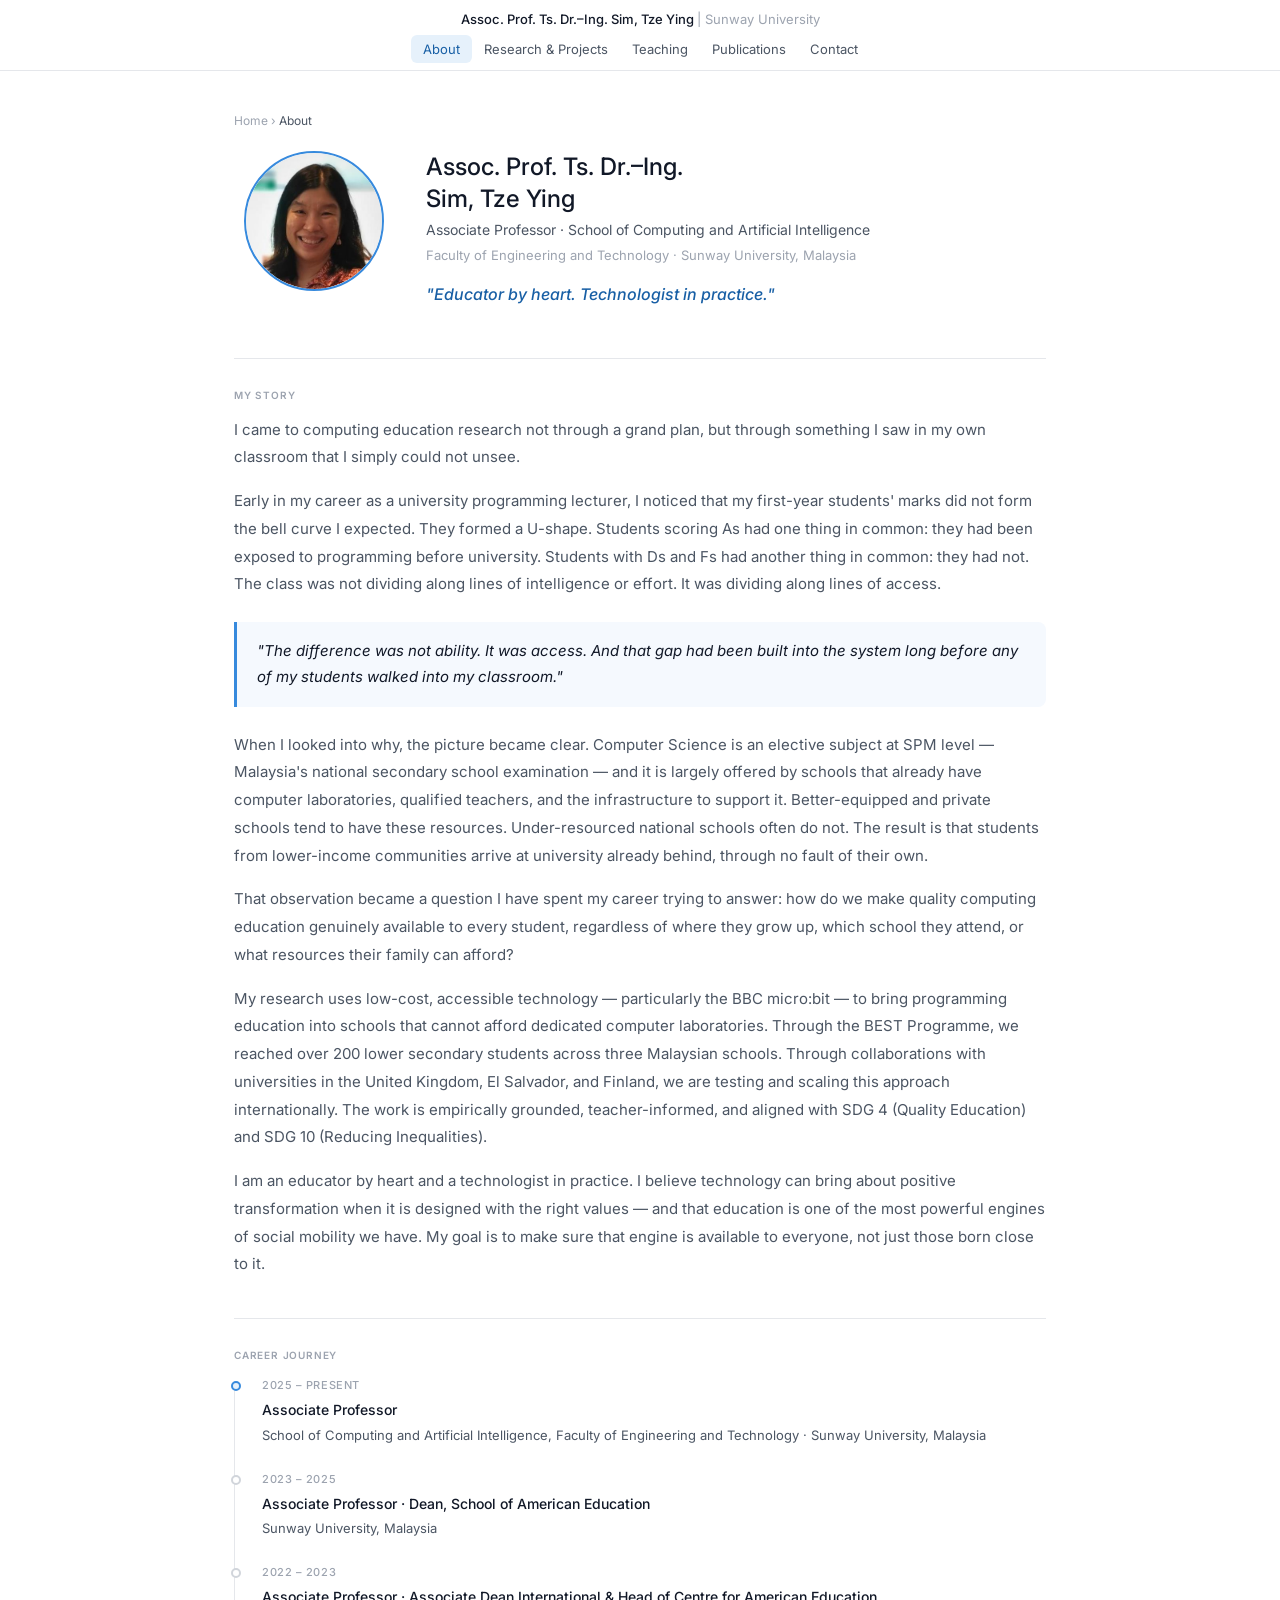
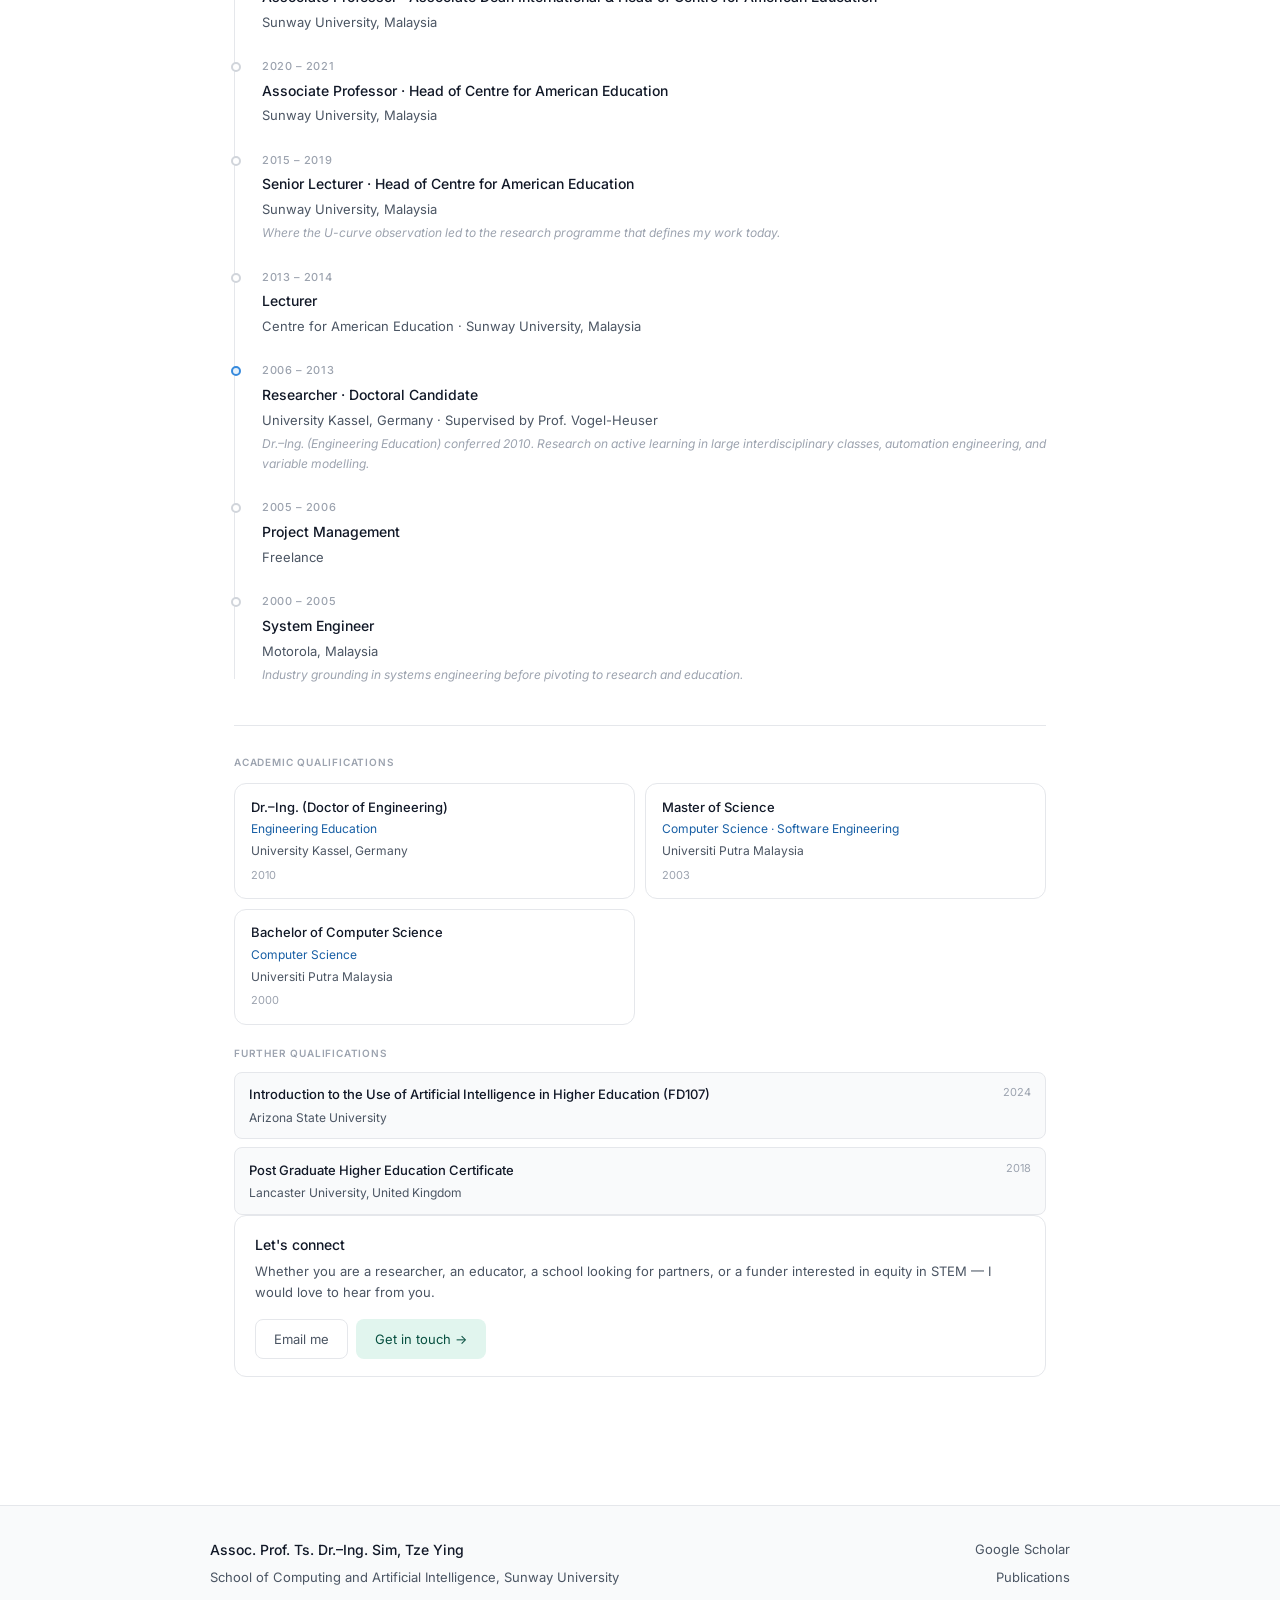
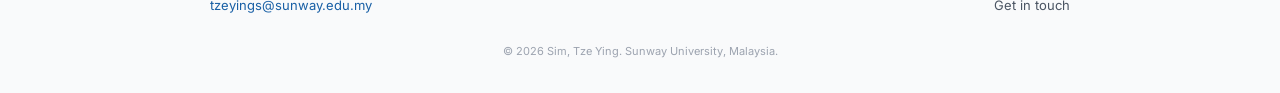
<file: index.html>
<!DOCTYPE html>
<html lang="en">
<head>
  <meta charset="UTF-8">
  <meta name="viewport" content="width=device-width, initial-scale=1.0">
  <title>About — Dr. Tze Ying Sim</title>
  <link rel="stylesheet" href="css/style.css">
  <style>
    /* About-page specific styles */
    .about-hero {
      display: grid;
      grid-template-columns: 160px 1fr;
      gap: 2rem;
      align-items: flex-start;
      margin-bottom: 2.5rem;
    }
    .photo-wrap {
      display: flex;
      flex-direction: column;
      align-items: center;
      gap: 0.5rem;
    }
    .photo-circle {
      width: 140px;
      height: 140px;
      border-radius: 50%;
      background: var(--blue-light);
      border: 2px solid var(--blue);
      display: flex;
      align-items: center;
      justify-content: center;
      overflow: hidden;
      position: relative;
    }
    .photo-circle img {
      width: 100%;
      height: 100%;
      object-fit: cover;
      border-radius: 50%;
      display: block;
    }
    .photo-initials {
      font-size: 40px;
      font-weight: 500;
      color: var(--blue-mid);
      user-select: none;
      letter-spacing: -1px;
    }
    .hero-text { }
    .hero-name {
      font-size: 24px;
      font-weight: 500;
      color: var(--text-primary);
      margin-bottom: 4px;
      line-height: 1.3;
    }
    .hero-title {
      font-size: 14px;
      color: var(--text-secondary);
      margin-bottom: 2px;
    }
    .hero-affil {
      font-size: 13px;
      color: var(--text-tertiary);
      margin-bottom: 1rem;
    }
    .brand-statement {
      font-size: 16px;
      font-weight: 500;
      color: var(--blue-mid);
      font-style: italic;
      margin-bottom: 0.75rem;
      line-height: 1.5;
    }
    .hero-links { display: flex; gap: 8px; flex-wrap: wrap; }
    .hero-link {
      font-size: 12px;
      padding: 5px 14px;
      border-radius: var(--radius-md);
      border: 0.5px solid var(--border-light);
      color: var(--text-secondary);
      background: var(--bg-white);
      transition: background 0.15s;
    }
    .hero-link:hover { background: var(--bg-surface); text-decoration: none; }
    .hero-link.primary { background: var(--blue-light); color: var(--blue-dark); border-color: transparent; }

    /* Story section */
    .story-section { margin-bottom: 2.5rem; }
    .story-text {
      font-size: 15px;
      color: var(--text-secondary);
      line-height: 1.85;
      margin-bottom: 1rem;
    }
    .story-highlight {
      border-left: 3px solid var(--blue);
      background: #f5f9fe;
      border-radius: 0 var(--radius-md) var(--radius-md) 0;
      padding: 1rem 1.25rem;
      margin: 1.5rem 0;
    }
    .story-highlight p {
      font-size: 15px;
      font-style: italic;
      color: var(--text-primary);
      line-height: 1.75;
      margin: 0;
    }

    /* Timeline */
    .timeline { position: relative; padding-left: 1.75rem; margin-bottom: 2.5rem; }
    .timeline::before {
      content: '';
      position: absolute;
      left: 0;
      top: 6px;
      bottom: 6px;
      width: 1px;
      background: var(--border-light);
    }
    .timeline-item { position: relative; margin-bottom: 1.5rem; }
    .timeline-item:last-child { margin-bottom: 0; }
    .timeline-dot {
      position: absolute;
      left: -1.95rem;
      top: 5px;
      width: 10px;
      height: 10px;
      border-radius: 50%;
      background: var(--bg-white);
      border: 2px solid var(--border-mid);
    }
    .timeline-dot.highlight { border-color: var(--blue); background: var(--blue-light); }
    .timeline-date {
      font-size: 11px;
      font-weight: 500;
      color: var(--text-tertiary);
      letter-spacing: 0.05em;
      text-transform: uppercase;
      margin-bottom: 3px;
    }
    .timeline-role { font-size: 14px; font-weight: 500; color: var(--text-primary); margin-bottom: 2px; }
    .timeline-place { font-size: 13px; color: var(--text-secondary); }
    .timeline-note { font-size: 12px; color: var(--text-tertiary); font-style: italic; margin-top: 3px; }

    /* Qualifications */
    .qual-grid { display: grid; grid-template-columns: repeat(2, 1fr); gap: 10px; margin-bottom: 1rem; }
    .qual-card {
      border: 0.5px solid var(--border-light);
      border-radius: var(--radius-lg);
      padding: 0.85rem 1rem;
      background: var(--bg-white);
    }
    .qual-degree { font-size: 13px; font-weight: 500; color: var(--text-primary); margin-bottom: 3px; line-height: 1.4; }
    .qual-field { font-size: 12px; color: var(--blue-mid); margin-bottom: 2px; }
    .qual-inst { font-size: 12px; color: var(--text-secondary); }
    .qual-year { font-size: 11px; color: var(--text-tertiary); margin-top: 4px; }
    .qual-section-title {
      font-size: 10px;
      font-weight: 600;
      letter-spacing: 0.08em;
      text-transform: uppercase;
      color: var(--text-tertiary);
      margin: 1.25rem 0 0.65rem;
    }
    .further-qual-list { display: flex; flex-direction: column; gap: 8px; }
    .further-qual-item {
      border: 0.5px solid var(--border-light);
      border-radius: var(--radius-md);
      padding: 0.65rem 0.85rem;
      background: var(--bg-surface);
      display: flex;
      justify-content: space-between;
      align-items: flex-start;
      gap: 1rem;
    }
    .further-qual-name { font-size: 13px; font-weight: 500; color: var(--text-primary); margin-bottom: 2px; }
    .further-qual-inst { font-size: 12px; color: var(--text-secondary); }
    .further-qual-year { font-size: 11px; color: var(--text-tertiary); white-space: nowrap; flex-shrink: 0; }

    /* Research teaser */
    .research-teaser {
      background: var(--bg-surface);
      border-radius: var(--radius-lg);
      padding: 1.25rem;
      display: flex;
      justify-content: space-between;
      align-items: center;
      gap: 1.5rem;
      flex-wrap: wrap;
      margin-bottom: 1.5rem;
    }
    .research-teaser h3 { font-size: 15px; font-weight: 500; margin-bottom: 5px; }
    .research-teaser p { font-size: 13px; color: var(--text-secondary); line-height: 1.65; max-width: 520px; }

    @media (max-width: 680px) {
      .about-hero { grid-template-columns: 1fr; }
      .photo-wrap { flex-direction: row; gap: 1rem; align-items: center; }
      .photo-circle { width: 90px; height: 90px; flex-shrink: 0; }
      .qual-grid { grid-template-columns: 1fr; }
      .further-qual-item { flex-direction: column; gap: 4px; }
      .research-teaser { flex-direction: column; }
    }
  </style>
</head>
<body>

<nav>
  <div class="nav-inner">
    <div class="nav-brand">Assoc. Prof. Ts. Dr.–Ing. Sim, Tze Ying <span>| Sunway University</span></div>
    <ul class="nav-links">
      <li><a href="about.html" class="active">About</a></li>
      <li><a href="research.html">Research &amp; Projects</a></li>
      <li><a href="teaching.html">Teaching</a></li>
      <li><a href="publications.html">Publications</a></li>
      <li><a href="contact.html">Contact</a></li>
    </ul>
  </div>
</nav>

<main class="page-wrap">
  <div class="container">

    <p class="breadcrumb"><a href="index.html">Home</a> › <span>About</span></p>

    <!-- ===== HERO ===== -->
    <div class="about-hero">
      <div class="photo-wrap">
        <div class="photo-circle" id="photoCircle">
          <img src="images/profile%20photo.jpeg" alt="Dr. Tze Ying Sim"
               onerror="this.style.display='none'; document.getElementById('photoInitials').style.display='block';">
          <span class="photo-initials" id="photoInitials" style="display:none;">TY</span>
        </div>
      </div>
      <div class="hero-text">
        <h1 class="hero-name">Assoc. Prof. Ts. Dr.–Ing.<br>Sim, Tze Ying</h1>
        <p class="hero-title">Associate Professor · School of Computing and Artificial Intelligence</p>
        <p class="hero-affil">Faculty of Engineering and Technology · Sunway University, Malaysia</p>
        <p class="brand-statement">"Educator by heart. Technologist in practice."</p>
      </div>
    </div>

    <hr>

    <!-- ===== MY STORY ===== -->
    <div class="story-section" id="story">
      <p class="section-label">My story</p>

      <p class="story-text">I came to computing education research not through a grand plan, but through something I saw in my own classroom that I simply could not unsee.</p>

      <p class="story-text">Early in my career as a university programming lecturer, I noticed that my first-year students' marks did not form the bell curve I expected. They formed a U-shape. Students scoring As had one thing in common: they had been exposed to programming before university. Students with Ds and Fs had another thing in common: they had not. The class was not dividing along lines of intelligence or effort. It was dividing along lines of access.</p>

      <div class="story-highlight">
        <p>"The difference was not ability. It was access. And that gap had been built into the system long before any of my students walked into my classroom."</p>
      </div>

      <p class="story-text">When I looked into why, the picture became clear. Computer Science is an elective subject at SPM level — Malaysia's national secondary school examination — and it is largely offered by schools that already have computer laboratories, qualified teachers, and the infrastructure to support it. Better-equipped and private schools tend to have these resources. Under-resourced national schools often do not. The result is that students from lower-income communities arrive at university already behind, through no fault of their own.</p>

      <p class="story-text">That observation became a question I have spent my career trying to answer: how do we make quality computing education genuinely available to every student, regardless of where they grow up, which school they attend, or what resources their family can afford?</p>

      <p class="story-text">My research uses low-cost, accessible technology — particularly the BBC micro:bit — to bring programming education into schools that cannot afford dedicated computer laboratories. Through the BEST Programme, we reached over 200 lower secondary students across three Malaysian schools. Through collaborations with universities in the United Kingdom, El Salvador, and Finland, we are testing and scaling this approach internationally. The work is empirically grounded, teacher-informed, and aligned with SDG 4 (Quality Education) and SDG 10 (Reducing Inequalities).</p>

      <p class="story-text">I am an educator by heart and a technologist in practice. I believe technology can bring about positive transformation when it is designed with the right values — and that education is one of the most powerful engines of social mobility we have. My goal is to make sure that engine is available to everyone, not just those born close to it.</p>
    </div>

    <hr>

    <!-- ===== CAREER TIMELINE ===== -->
    <p class="section-label">Career journey</p>
    <div class="timeline">

      <div class="timeline-item">
        <div class="timeline-dot highlight"></div>
        <p class="timeline-date">2025 – Present</p>
        <p class="timeline-role">Associate Professor</p>
        <p class="timeline-place">School of Computing and Artificial Intelligence, Faculty of Engineering and Technology · Sunway University, Malaysia</p>
      </div>

      <div class="timeline-item">
        <div class="timeline-dot"></div>
        <p class="timeline-date">2023 – 2025</p>
        <p class="timeline-role">Associate Professor · Dean, School of American Education</p>
        <p class="timeline-place">Sunway University, Malaysia</p>
      </div>

      <div class="timeline-item">
        <div class="timeline-dot"></div>
        <p class="timeline-date">2022 – 2023</p>
        <p class="timeline-role">Associate Professor · Associate Dean International &amp; Head of Centre for American Education</p>
        <p class="timeline-place">Sunway University, Malaysia</p>
      </div>

      <div class="timeline-item">
        <div class="timeline-dot"></div>
        <p class="timeline-date">2020 – 2021</p>
        <p class="timeline-role">Associate Professor · Head of Centre for American Education</p>
        <p class="timeline-place">Sunway University, Malaysia</p>
      </div>

      <div class="timeline-item">
        <div class="timeline-dot"></div>
        <p class="timeline-date">2015 – 2019</p>
        <p class="timeline-role">Senior Lecturer · Head of Centre for American Education</p>
        <p class="timeline-place">Sunway University, Malaysia</p>
        <p class="timeline-note">Where the U-curve observation led to the research programme that defines my work today.</p>
      </div>

      <div class="timeline-item">
        <div class="timeline-dot"></div>
        <p class="timeline-date">2013 – 2014</p>
        <p class="timeline-role">Lecturer</p>
        <p class="timeline-place">Centre for American Education · Sunway University, Malaysia</p>
      </div>

      <div class="timeline-item">
        <div class="timeline-dot highlight"></div>
        <p class="timeline-date">2006 – 2013</p>
        <p class="timeline-role">Researcher · Doctoral Candidate</p>
        <p class="timeline-place">University Kassel, Germany · Supervised by Prof. Vogel-Heuser</p>
        <p class="timeline-note">Dr.–Ing. (Engineering Education) conferred 2010. Research on active learning in large interdisciplinary classes, automation engineering, and variable modelling.</p>
      </div>

      <div class="timeline-item">
        <div class="timeline-dot"></div>
        <p class="timeline-date">2005 – 2006</p>
        <p class="timeline-role">Project Management</p>
        <p class="timeline-place">Freelance</p>
      </div>

      <div class="timeline-item">
        <div class="timeline-dot"></div>
        <p class="timeline-date">2000 – 2005</p>
        <p class="timeline-role">System Engineer</p>
        <p class="timeline-place">Motorola, Malaysia</p>
        <p class="timeline-note">Industry grounding in systems engineering before pivoting to research and education.</p>
      </div>

    </div>

    <hr>

    <!-- ===== QUALIFICATIONS ===== -->
    <p class="section-label">Academic qualifications</p>

    <div class="qual-grid">
      <div class="qual-card">
        <p class="qual-degree">Dr.–Ing. (Doctor of Engineering)</p>
        <p class="qual-field">Engineering Education</p>
        <p class="qual-inst">University Kassel, Germany</p>
        <p class="qual-year">2010</p>
      </div>
      <div class="qual-card">
        <p class="qual-degree">Master of Science</p>
        <p class="qual-field">Computer Science · Software Engineering</p>
        <p class="qual-inst">Universiti Putra Malaysia</p>
        <p class="qual-year">2003</p>
      </div>
      <div class="qual-card">
        <p class="qual-degree">Bachelor of Computer Science</p>
        <p class="qual-field">Computer Science</p>
        <p class="qual-inst">Universiti Putra Malaysia</p>
        <p class="qual-year">2000</p>
      </div>
    </div>

    <p class="qual-section-title">Further qualifications</p>
    <div class="further-qual-list">
      <div class="further-qual-item">
        <div>
          <p class="further-qual-name">Introduction to the Use of Artificial Intelligence in Higher Education (FD107)</p>
          <p class="further-qual-inst">Arizona State University</p>
        </div>
        <span class="further-qual-year">2024</span>
      </div>
      <div class="further-qual-item">
        <div>
          <p class="further-qual-name">Post Graduate Higher Education Certificate</p>
          <p class="further-qual-inst">Lancaster University, United Kingdom</p>
        </div>
        <span class="further-qual-year">2018</span>
      </div>
    </div>

    <!-- ===== CTA ===== -->
    <div class="cta-band">
      <div>
        <h3>Let's connect</h3>
        <p>Whether you are a researcher, an educator, a school looking for partners, or a funder interested in equity in STEM — I would love to hear from you.</p>
      </div>
      <div class="btn-row">
        <a href="mailto:tzeyings@sunway.edu.my" class="btn">Email me</a>
        <a href="contact.html" class="btn btn-primary">Get in touch →</a>
      </div>
    </div>

  </div>
</main>

<footer>
  <div class="footer-inner">
    <div>
      <p class="footer-name">Assoc. Prof. Ts. Dr.–Ing. Sim, Tze Ying</p>
      <p class="footer-affil">School of Computing and Artificial Intelligence, Sunway University</p>
      <a href="mailto:tzeyings@sunway.edu.my" class="footer-email">tzeyings@sunway.edu.my</a>
    </div>
    <div class="footer-links">
      <a href="https://scholar.google.com/citations?user=vHaWs4kAAAAJ&hl=en" target="_blank">Google Scholar</a>
      <a href="publications.html">Publications</a>
      <a href="contact.html">Get in touch</a>
    </div>
  </div>
  <p class="footer-copy">© 2026 Sim, Tze Ying. Sunway University, Malaysia.</p>
</footer>

</body>
</html>
</file>
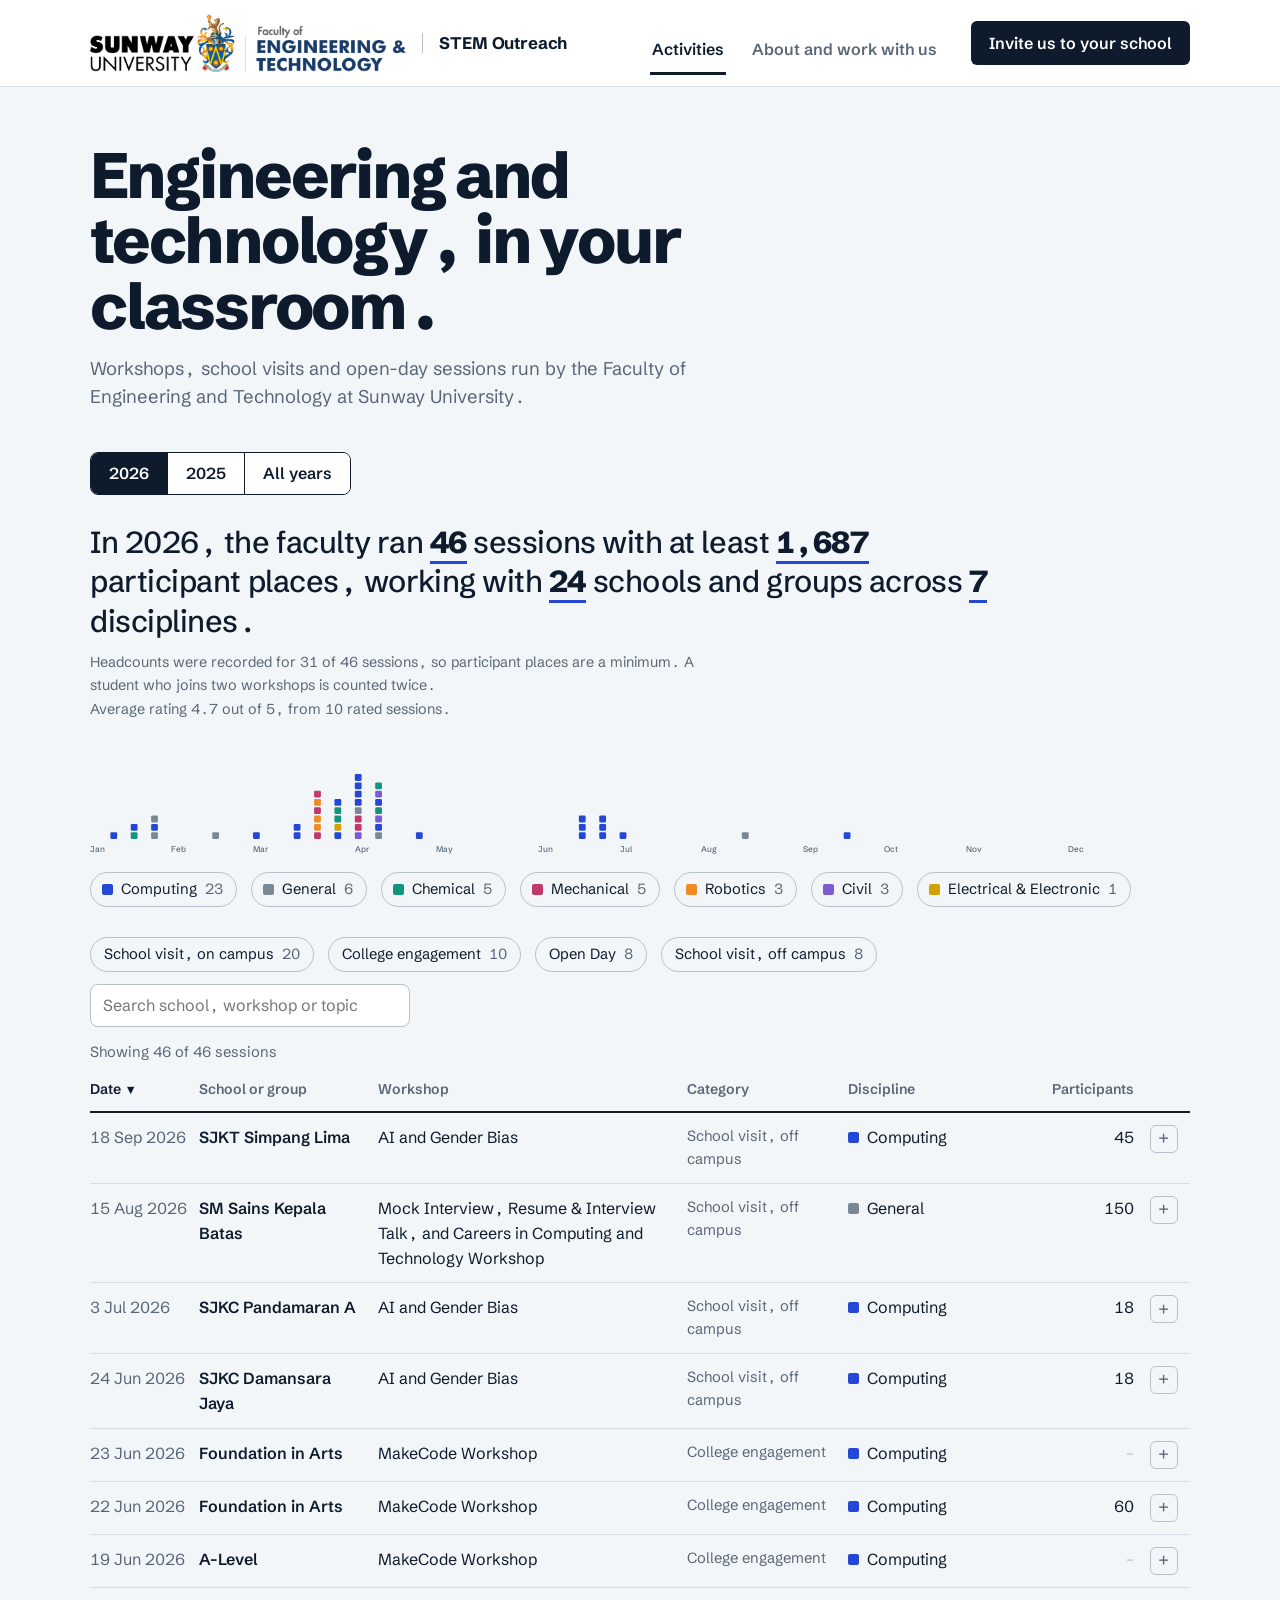
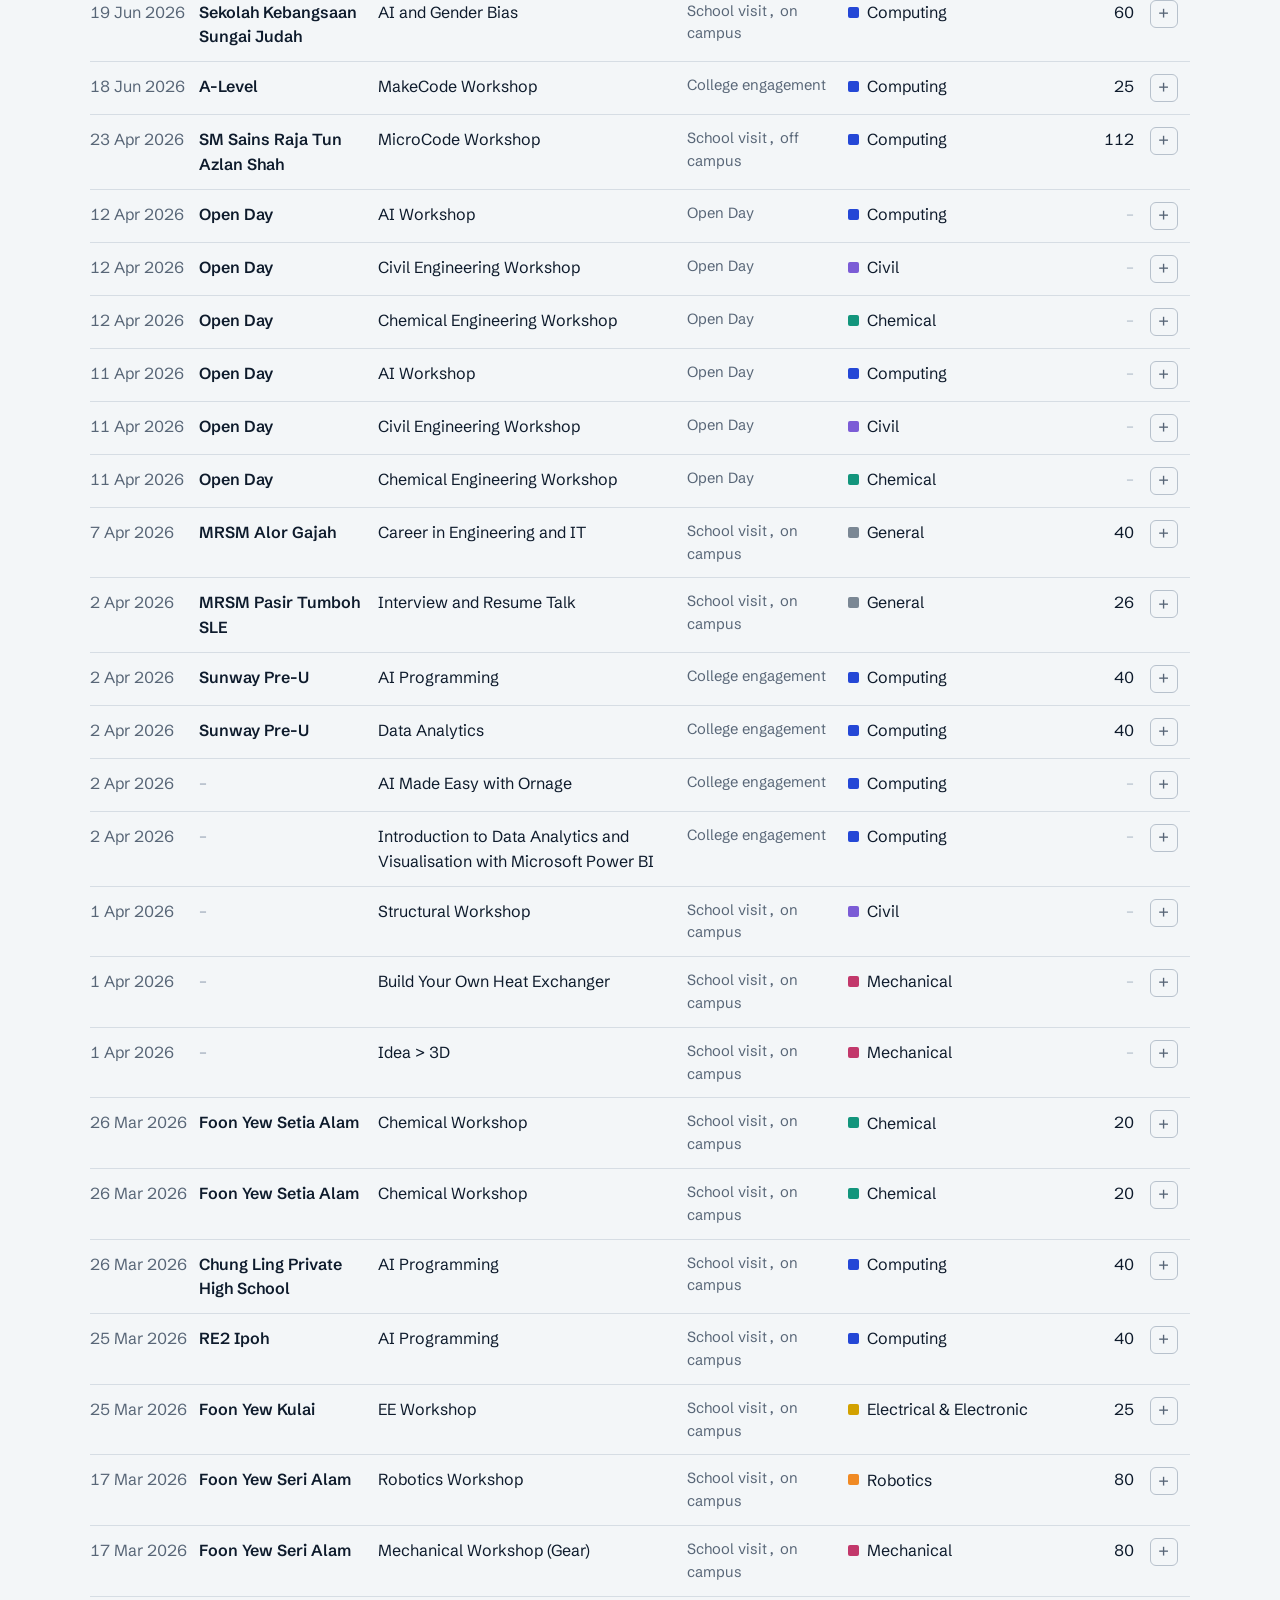
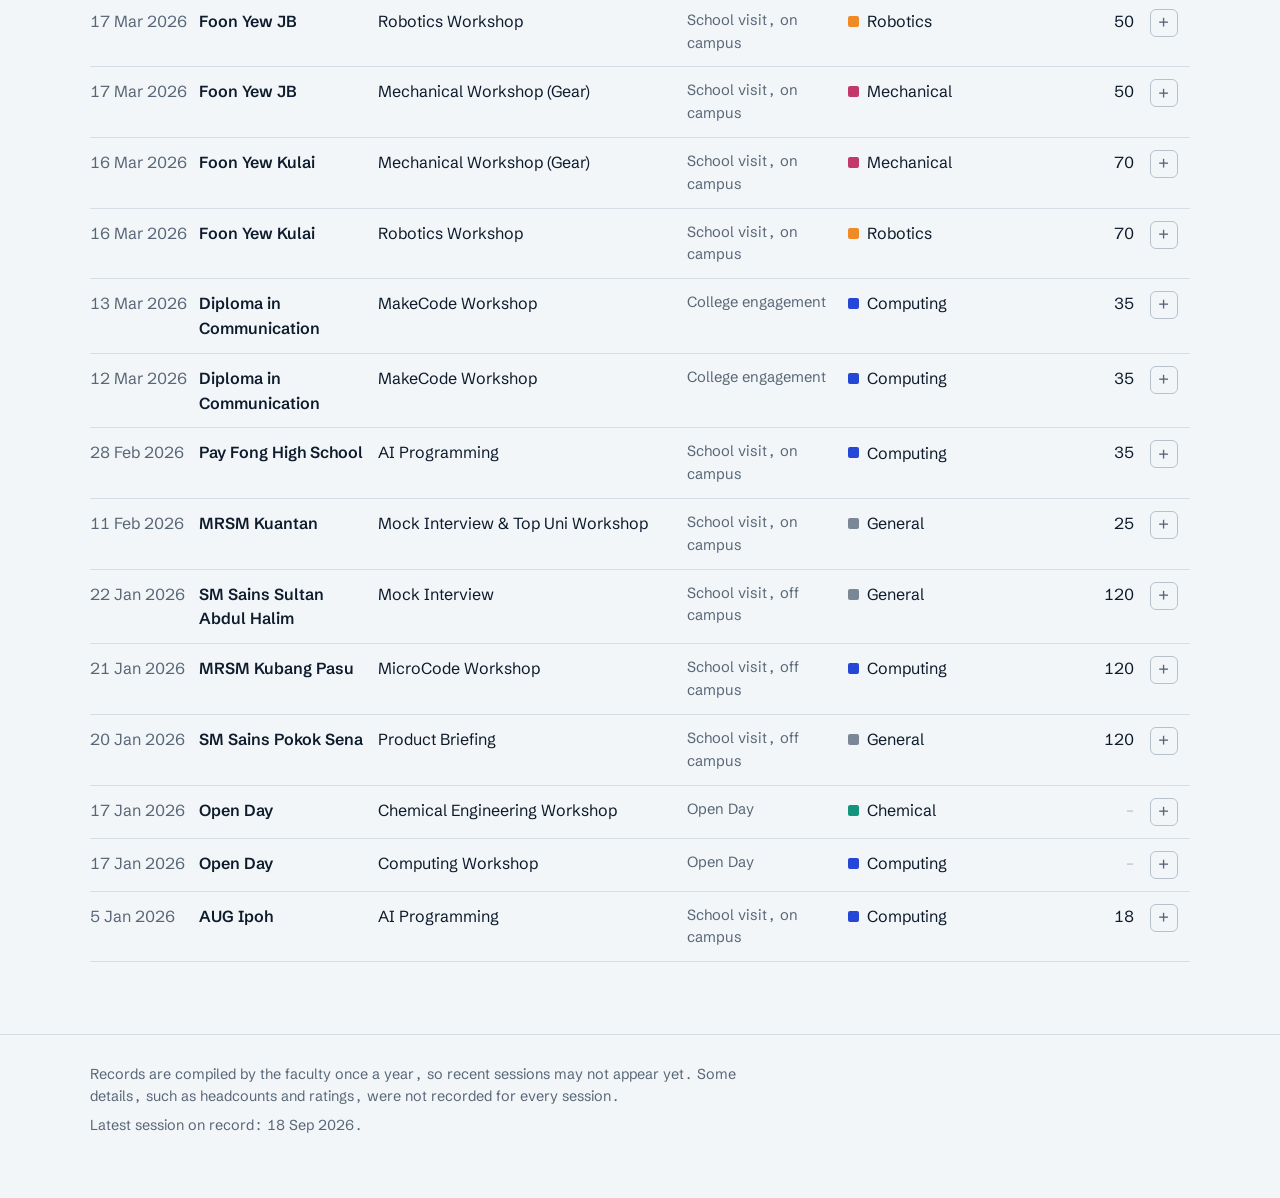
<file: FET_STEM/index.html>
<!doctype html>
<html lang="en">
<head>
<meta charset="utf-8">
<meta name="viewport" content="width=device-width, initial-scale=1">
<title>FET STEM Outreach</title>
<meta name="description" content="Workshops, school visits and open-day sessions run by the Faculty of Engineering and Technology, Sunway University. Invite us to your school.">
<link rel="preconnect" href="https://fonts.googleapis.com">
<link rel="preconnect" href="https://fonts.gstatic.com" crossorigin>
<link href="https://fonts.googleapis.com/css2?family=Schibsted+Grotesk:wght@400;500;600;700;800&display=swap" rel="stylesheet">
<style>
:root{
  --bg:#F3F6F8; --surface:#FFFFFF; --ink:#0E1B2C; --muted:#586677; --line:#D6DDE4; --line-strong:#B7C1CC;
  --accent:#2447D6; --focus:#2447D6;
  --font:'Schibsted Grotesk',system-ui,-apple-system,'Segoe UI',Roboto,sans-serif;
  --gutter:clamp(16px,4vw,40px);
}
*{box-sizing:border-box}
html{-webkit-text-size-adjust:100%}
body{margin:0;background:var(--bg);color:var(--ink);font:400 16px/1.55 var(--font);font-variant-numeric:tabular-nums}
.wrap{max-width:1180px;margin:0 auto;padding:0 var(--gutter)}
a{color:inherit}
button,input,select{font:inherit;color:inherit}
:focus-visible{outline:3px solid var(--focus);outline-offset:2px;border-radius:4px}
.sr{position:absolute;width:1px;height:1px;overflow:hidden;clip:rect(0 0 0 0);white-space:nowrap}

/* header */
.top{border-bottom:1px solid var(--line);background:var(--surface)}
.top .wrap{display:flex;flex-wrap:wrap;align-items:center;gap:8px 32px;padding-top:14px;padding-bottom:0}
.brand{display:flex;align-items:center;gap:16px;padding-bottom:14px;margin-right:auto;text-decoration:none}
.brand img{height:58px;width:auto;display:block}
.brand span{font-weight:700;font-size:1.05rem;letter-spacing:-.01em;border-left:1.5px solid var(--line-strong);padding-left:16px;line-height:1.2}
@media(max-width:519px){.brand img{height:42px}.brand span{padding-left:12px;font-size:.95rem}}
.btn{display:inline-block;background:var(--ink);color:#fff;text-decoration:none;font-weight:600;padding:10px 18px;border-radius:6px;border:0;cursor:pointer}
.btn:hover{background:#1d3250}
.top .btn{margin-bottom:14px;order:2}
.tabs{display:flex;gap:24px;order:3;width:100%}
@media(min-width:760px){.tabs{order:1;width:auto}.top .wrap{padding-bottom:0}}
.tab{background:none;border:0;border-bottom:3px solid transparent;padding:12px 2px 11px;cursor:pointer;color:var(--muted);font-weight:600}
.tab[aria-selected=true]{color:var(--ink);border-bottom-color:var(--ink)}
.tab:hover{color:var(--ink)}

/* hero */
h1{font-size:clamp(2.3rem,5.4vw,4rem);line-height:1.02;letter-spacing:-.035em;font-weight:800;margin:56px 0 16px;max-width:15ch}
.lede{font-size:1.15rem;color:var(--muted);max-width:56ch;margin:0 0 40px}
.sentence{font-size:clamp(1.3rem,2.6vw,1.9rem);line-height:1.3;letter-spacing:-.015em;font-weight:500;max-width:30em;margin:0 0 10px}
.sentence b{font-weight:800;border-bottom:3px solid var(--accent)}
.note{color:var(--muted);font-size:.9rem;max-width:70ch;margin:0}
.note + .note{margin-top:2px}

/* controls */
.row{display:flex;flex-wrap:wrap;gap:10px 14px;align-items:center}
.seg{display:inline-flex;border:1.5px solid var(--ink);border-radius:8px;overflow:hidden}
.seg button{background:var(--surface);border:0;padding:8px 18px;cursor:pointer;font-weight:600}
.seg button+button{border-left:1.5px solid var(--ink)}
.seg button[aria-pressed=true]{background:var(--ink);color:#fff}
.chip{display:inline-flex;align-items:center;gap:8px;background:transparent;border:1.5px solid var(--line-strong);border-radius:999px;padding:5px 13px 5px 11px;cursor:pointer;font-size:.92rem}
.chip:hover{border-color:var(--ink)}
.chip[aria-pressed=true]{background:var(--surface);border-color:var(--ink);font-weight:600;box-shadow:inset 0 0 0 1px var(--ink)}
.chip .n{color:var(--muted);font-weight:400}
.sw{width:11px;height:11px;border-radius:2px;flex:none;display:inline-block}
.chip.plain{padding-left:13px}
.stripbox{margin:36px 0 8px}
.yr{margin:18px 0 0}
.yr h3{margin:0 0 4px;font-size:.9rem;font-weight:700;color:var(--muted)}
.strip{display:block;width:100%;height:auto}
.yr{overflow-x:auto}
@media(max-width:719px){.strip{min-width:820px}}
.strip rect{transition:opacity .15s}
.strip text{font:500 11px var(--font);fill:#586677}
.legend{margin-top:18px}
.filters{margin:30px 0 14px;display:flex;flex-direction:column;gap:12px}
.find{border:1.5px solid var(--line-strong);background:var(--surface);border-radius:8px;padding:8px 12px;min-width:min(100%,320px)}
.clear{background:none;border:0;text-decoration:underline;cursor:pointer;color:var(--muted);padding:6px}
.sortsel{display:none}

/* table */
.count{color:var(--muted);font-size:.92rem;margin:0 0 6px}
table{width:100%;border-collapse:collapse}
thead th{text-align:left;font-weight:600;font-size:.88rem;color:var(--muted);border-bottom:2px solid var(--ink);padding:0}
thead th button{background:none;border:0;cursor:pointer;padding:10px 12px 10px 0;font-weight:600;color:inherit;display:inline-flex;gap:6px;align-items:center}
thead th button:hover{color:var(--ink)}
thead th[aria-sort=ascending] button::after{content:"▲";font-size:.6rem}
thead th[aria-sort=descending] button::after{content:"▼";font-size:.6rem}
thead th[aria-sort] button{color:var(--ink)}
th.num,td.num{text-align:right}
th.num button{padding-right:16px;padding-left:12px}
tbody td{padding:12px 12px 12px 0;border-bottom:1px solid var(--line);vertical-align:top}
tbody td.num{padding-right:16px}
td.date{white-space:nowrap;color:var(--muted)}
td.host{font-weight:600}
td.cat{color:var(--muted);font-size:.92rem;min-width:150px}
.dd{display:inline-flex;align-items:center;gap:8px;white-space:nowrap}
.na{color:var(--line-strong)}
.more{background:none;border:1.5px solid var(--line-strong);border-radius:6px;width:28px;height:28px;cursor:pointer;line-height:1;font-size:1.1rem;color:var(--muted)}
.more[aria-expanded=true]{background:var(--ink);color:#fff;border-color:var(--ink)}
tr.detail td{background:var(--surface);padding:12px 16px;border-bottom:1px solid var(--line)}
.detail dl{margin:0;display:flex;flex-wrap:wrap;gap:6px 32px}
.detail dt{font-size:.8rem;color:var(--muted)}
.detail dd{margin:0;font-weight:500}
.empty{padding:40px 0;color:var(--muted)}
.tw{margin-bottom:56px}

/* work with us */
.panel[hidden]{display:none}
.cta{margin:56px 0 16px;display:grid;gap:24px 56px;grid-template-columns:1fr;align-items:end}
@media(min-width:900px){.cta{grid-template-columns:1.3fr 1fr}}
.cta h1{margin:0 0 16px;max-width:14ch}
.cta .btn{font-size:1.05rem;padding:14px 24px}
.cta address{font-style:normal;margin-top:12px}
.cta address a{font-weight:700;font-size:1.1rem}
h2{font-size:1.6rem;letter-spacing:-.02em;line-height:1.15;margin:64px 0 8px;font-weight:700}
.sub{color:var(--muted);margin:0 0 24px;max-width:60ch}
.cards{display:grid;gap:16px;grid-template-columns:repeat(auto-fill,minmax(260px,1fr))}
.card{background:var(--surface);border:1px solid var(--line);border-top:5px solid var(--ink);border-radius:8px;padding:18px 20px 20px}
.card h3{margin:0 0 6px;font-size:1.1rem;letter-spacing:-.01em;line-height:1.25}
.card p{margin:0;color:#2B394B}
.card ul{margin:12px 0 0;padding:12px 0 0;list-style:none;border-top:1px solid var(--line);font-size:.9rem;color:var(--muted)}
.card li{padding:2px 0}
.card .eg{font-size:.8rem;font-weight:600;color:var(--muted);margin:14px 0 0}
.card .eg + ul{margin-top:4px;padding-top:0;border-top:0}
.teach{background:var(--ink);color:#fff;border-radius:10px;padding:clamp(20px,3vw,36px);margin-top:64px;display:grid;gap:12px 40px}
@media(min-width:900px){.teach{grid-template-columns:1fr 1.4fr}}
.teach h2{margin:0;color:#fff}
.teach p{margin:0;color:#C9D3DE;max-width:60ch}
.teach a{color:#fff;font-weight:600}
.steps{display:grid;gap:20px;grid-template-columns:repeat(auto-fit,minmax(220px,1fr));counter-reset:s;list-style:none;padding:0;margin:0}
.steps li{counter-increment:s;border-top:2px solid var(--ink);padding-top:12px}
.steps li::before{content:counter(s);display:block;font-weight:800;font-size:1.6rem;letter-spacing:-.02em;color:var(--accent)}
.steps b{display:block}
.steps span{color:var(--muted)}
.overall{width:100%;max-width:760px}
.overall th{font-weight:600;color:var(--muted);text-align:right;border-bottom:2px solid var(--ink);padding:8px 0 8px 16px;font-size:.9rem}
.overall th:first-child{text-align:left;padding-left:0}
.overall td{padding:10px 0 10px 16px;text-align:right;border-bottom:1px solid var(--line)}
.overall td:first-child{text-align:left;padding-left:0}

footer{border-top:1px solid var(--line);margin-top:72px;padding:28px 0 56px;color:var(--muted);font-size:.9rem}
footer p{margin:0 0 6px;max-width:75ch}
footer details{margin-top:14px}
footer summary{cursor:pointer;font-weight:600}
footer details p{margin-top:8px}
.loading,.err{padding:80px 0;color:var(--muted)}
.err{color:#9A1B1B}

@media(max-width:719px){
  h1{margin-top:36px}
  .sortsel{display:inline-block}
  thead{position:absolute;left:-9999px}
  table,tbody,tr,td{display:block;width:100%}
  tbody tr:not(.detail){padding:12px 0;border-bottom:1px solid var(--line);position:relative}
  tbody td{border:0;padding:1px 0}
  tbody td.num,td.num{text-align:left}
  td.host{padding-right:44px}
  td.date{order:-1}
  td[data-l]::before{content:attr(data-l) ": ";color:var(--muted);font-size:.85rem}
  td.date::before,td.host::before,td.name::before{content:none}
  td.name{font-size:1.02rem}
  td.more-c{position:absolute;right:0;top:10px;width:auto}
  tr.detail td{padding:10px 12px}
}
@media(prefers-reduced-motion:reduce){*{transition:none!important}}
</style>
</head>
<body>

<header class="top">
  <div class="wrap">
    <a class="brand" href="./" aria-label="Faculty of Engineering and Technology, Sunway University. STEM Outreach home"><img src="assets/logo.png" alt="Sunway University, Faculty of Engineering and Technology" width="900" height="165"><span>STEM Outreach</span></a>
    <a class="btn" id="mailTop" href="#">Invite us to your school</a>
    <div class="tabs" role="tablist" aria-label="Sections">
      <button class="tab" role="tab" id="t-act" aria-controls="p-act" aria-selected="true">Activities</button>
      <button class="tab" role="tab" id="t-work" aria-controls="p-work" aria-selected="false">About and work with us</button>
    </div>
  </div>
</header>

<main class="wrap">
  <div id="state" class="loading">Loading activities…</div>

  <section class="panel" id="p-act" role="tabpanel" aria-labelledby="t-act" hidden>
    <h1>Engineering and technology, in your classroom.</h1>
    <p class="lede">Workshops, school visits and open-day sessions run by the Faculty of Engineering and Technology at Sunway University.</p>

    <div class="seg" role="group" aria-label="Year" id="years"></div>
    <p class="sentence" id="sentence" style="margin-top:28px"></p>
    <p class="note" id="n1"></p><p class="note" id="n2"></p>

    <div class="stripbox">
      <div id="strips"></div>
      <div class="legend row" id="legend" role="group" aria-label="Filter by discipline"></div>
    </div>

    <div class="filters">
      <div class="row" id="cats" role="group" aria-label="Filter by category"></div>
      <div class="row">
        <label class="sr" for="q">Search activities</label>
        <input class="find" id="q" type="search" placeholder="Search school, workshop or topic">
        <label class="sr" for="sortsel">Sort by</label>
        <select class="find sortsel" id="sortsel">
          <option value="date:-1">Newest first</option><option value="date:1">Oldest first</option>
          <option value="host:1">School</option><option value="name:1">Workshop</option><option value="pax:-1">Participants</option>
        </select>
        <button class="clear" id="clear" hidden>Clear filters</button>
      </div>
    </div>

    <p class="count" id="count" aria-live="polite"></p>
    <div class="tw"><table id="tbl">
      <thead><tr>
        <th scope="col" data-k="date"><button data-k="date">Date</button></th>
        <th scope="col" data-k="host"><button data-k="host">School or group</button></th>
        <th scope="col" data-k="name"><button data-k="name">Workshop</button></th>
        <th scope="col" data-k="category"><button data-k="category">Category</button></th>
        <th scope="col" data-k="discipline"><button data-k="discipline">Discipline</button></th>
        <th scope="col" class="num" data-k="pax"><button data-k="pax">Participants</button></th>
        <th scope="col"><span class="sr">Details</span></th>
      </tr></thead>
      <tbody id="tbody"></tbody>
    </table><div id="empty" class="empty" hidden>No sessions match these filters. <button class="clear" id="clear2">Clear filters</button></div></div>
  </section>

  <section class="panel" id="p-work" role="tabpanel" aria-labelledby="t-work" hidden>
    <div class="cta">
      <div>
        <h1>Bring a workshop to your students.</h1>
        <p class="lede" style="margin-bottom:0">Tell us about your students and what you would like them to try. We will suggest a session and agree a date with you.</p>
      </div>
      <div>
        <a class="btn" id="mailMain" href="#">Email the team</a>
        <address><a id="mailAddr" href="#"></a></address>
      </div>
    </div>

    <h2>How we deliver</h2>
    <p class="sub">Four ways to take part. Tell us which suits your school.</p>
    <div class="cards" id="types"></div>

    <h2>Workshops we offer</h2>
    <p class="sub">Topics we have taught to school and college students. New topics can be arranged on request.</p>
    <div class="cards" id="themes"></div>

    <div class="teach">
      <h2>Training for teachers</h2>
      <p>We are building a programme of workshops for teachers who want to bring technology and engineering topics into their own lessons. If this would help your school, <a href="#" class="mailLink">tell us what your teachers need</a>.</p>
    </div>

    <h2>Our activity so far</h2>
    <table class="overall" id="overall"></table>

    <h2>How it works</h2>
    <ol class="steps">
      <li><b>Email us</b><span>Tell us your school, student level, group size and the dates that suit you.</span></li>
      <li><b>We plan it with you</b><span>We confirm the topic, the venue (your school or our campus) and what you need to prepare.</span></li>
      <li><b>We run the session</b><span>Our academics and student helpers lead hands-on activities for your students.</span></li>
    </ol>
  </section>
</main>

<footer>
  <div class="wrap">
    <p>Records are compiled by the faculty once a year, so recent sessions may not appear yet. Some details, such as headcounts and ratings, were not recorded for every session.</p>
    <p id="latest"></p>
    <!--
      HOW TO UPDATE THE DATA (yearly)
      1. Replace data/outreach.xlsx with the new file (keep the same name) and commit.
      2. The newest year becomes the default view automatically.
      3. To preview on your computer, run preview.command (Mac) or preview.bat (Windows)
         and open http://localhost:8000. Opening index.html directly will not load the data.
      See README.md for the spreadsheet column names and privacy notes.
    -->
  </div>
</footer>

<script src="vendor/xlsx.full.min.js"></script>
<script>
(function(){
'use strict';
var EMAIL='tzeyings@sunway.edu.my', DATA_URL='data/outreach.xlsx';
var DISC={'Computing':'#2447D6','Robotics':'#F08A24','Chemical':'#12957C','Civil':'#7B5CD6','Mechanical':'#C2386B','Electrical & Electronic':'#D2A100','General':'#7A8794'};
var FALLBACK=['#3A8FB7','#8A6D3B','#5B7F2B','#B04A4A'];
var CATS=[
 {re:/on campus/i,title:'School visit, on campus',text:'Students come to Sunway University and take part in hands-on sessions in our labs and teaching spaces.'},
 {re:/off campus/i,title:'School visit, off campus',text:'We bring the session to your school, in your hall or classrooms. Works well for large groups, career talks and mock interviews.'},
 {re:/college/i,title:'College engagement',text:'Workshops for students in Sunway college programmes such as foundation, A-Level, pre-university and diploma.'},
 {re:/open day/i,title:'Open Day',text:'Experiments and demonstrations for visitors on the faculty’s Open Day.'}
];
var THEMES=[
 {title:'Careers and interview skills',re:/interview|career|product briefing|after spm|think tech|programme|resume/i,text:'Mock interviews, résumé advice and talks on studying and working in engineering and IT.'},
 {title:'Data analytics and cybersecurity',re:/data analytics|power bi|cyber/i,text:'Introductions to data analysis and visualisation, plus talks on networking and cybersecurity.'},
 {title:'Robotics',re:/robot/i,text:'Students build and program robots, including mobile robot challenges.'},
 {title:'MicroCode, MakeCode and electronics',re:/microcode|makecode|arduino|\bee\b/i,text:'Beginner physical computing and electronics with micro:bit-style tools and Arduino.'},
 {title:'AI and programming',re:/\bai\b|ornage|^computing workshop/i,text:'Introductory coding and AI, from writing first programs to seeing AI at work in engineering.'},
 {title:'Chemical engineering',re:/chemical|soap|hydrogen/i,text:'Hands-on chemistry activities, such as making soap and the hydrogen rocket demonstration.'},
 {title:'Mechanical and CAD',re:/mechanical|heat|\bcad\b|3d/i,text:'Gears, a build-your-own heat exchanger, and turning an idea into a 3D model.'},
 {title:'Civil engineering',re:/civil|structural|energy gen/i,text:'Structural and energy-generation experiments.'}
];
var MON=['Jan','Feb','Mar','Apr','May','Jun','Jul','Aug','Sep','Oct','Nov','Dec'];
var S=[],state={year:null,cats:new Set(),discs:new Set(),q:'',key:'date',dir:-1,open:new Set()};
var $=function(id){return document.getElementById(id)};
function esc(s){return String(s==null?'':s).replace(/[&<>"]/g,function(c){return {'&':'&amp;','<':'&lt;','>':'&gt;','"':'&quot;'}[c]})}
function fmt(n){return n.toLocaleString('en-GB')}
function fdate(d){return d.getUTCDate()+' '+MON[d.getUTCMonth()]+' '+d.getUTCFullYear()}
function discColor(d){if(!DISC[d])DISC[d]=FALLBACK[Object.keys(DISC).length%FALLBACK.length];return DISC[d]}
function catInfo(c){for(var i=0;i<CATS.length;i++)if(CATS[i].re.test(c))return CATS[i];return {title:c,text:''}}
function catTitle(c){return catInfo(c).title}

/* ---------- parse ---------- */
function clean(v){if(v==null)return null;v=String(v).trim();return(!v||/^none$/i.test(v))?null:v}
function toDate(v){
  if(typeof v==='number')return new Date(Math.round((v-25569)*86400000));
  if(v instanceof Date)return new Date(Date.UTC(v.getFullYear(),v.getMonth(),v.getDate()));
  var d=new Date(v);return isNaN(d)?null:new Date(Date.UTC(d.getFullYear(),d.getMonth(),d.getDate()));
}
function parse(wb){
  var out=[];
  wb.SheetNames.forEach(function(n){
    var rows=XLSX.utils.sheet_to_json(wb.Sheets[n],{defval:null});
    rows.forEach(function(r){
      if(r['Date']==null||!clean(r['Workshop Name']))return;
      var d=toDate(r['Date']);if(!d)return;
      var host=clean(r['School']),cat=clean(r['Category'])||'Other',disc=clean(r['Discipline'])||'General';
      if(/mechanical/i.test(disc))disc='Mechanical';
      if(/open day/i.test(cat))host='Open Day';
      else if(host&&/workshop$/i.test(host))host=null;
      var pax=Number(r['Pax']);
      var rating=Number(r['Rating']);
      out.push({date:d,year:d.getUTCFullYear(),host:host,name:clean(r['Workshop Name']).replace(/\s+/g,' '),
        category:cat,discipline:disc,pax:isFinite(pax)&&r['Pax']!=null&&r['Pax']!==''?pax:null,
        level:clean(r['Form']),time:clean(r['Time']),venue:clean(r['Venue']),
        rating:isFinite(rating)&&r['Rating']!=null&&r['Rating']!==''?rating:null});
    });
  });
  out.sort(function(a,b){return a.date-b.date});
  out.forEach(function(s,i){s.id=i});
  return out;
}

/* ---------- stats ---------- */
function stats(list){
  var hosts={},discs={},pax=0,paxN=0,rs=0,rn=0;
  list.forEach(function(s){
    if(s.host&&s.host!=='Open Day')hosts[s.host.toLowerCase()]=1;
    discs[s.discipline]=1;
    if(s.pax!=null){pax+=s.pax;paxN++}
    if(s.rating!=null){rs+=s.rating;rn++}
  });
  return {n:list.length,hosts:Object.keys(hosts).length,discs:Object.keys(discs).length,pax:pax,paxN:paxN,rating:rn?rs/rn:null,rn:rn};
}
var years=function(){var y={};S.forEach(function(s){y[s.year]=1});return Object.keys(y).map(Number).sort(function(a,b){return b-a})};
function yearList(){return state.year==='all'?S:S.filter(function(s){return s.year===+state.year})}
function matches(s){
  if(state.cats.size&&!state.cats.has(s.category))return false;
  if(state.discs.size&&!state.discs.has(s.discipline))return false;
  if(state.q){var h=[s.host,s.name,s.discipline,catTitle(s.category),s.level,s.venue].join(' ').toLowerCase();if(h.indexOf(state.q)<0)return false}
  return true;
}

/* ---------- render: activities ---------- */
function renderYears(){
  var ys=years(),h='';
  ys.forEach(function(y){h+='<button aria-pressed="'+(state.year===String(y))+'" data-y="'+y+'">'+y+'</button>'});
  if(ys.length>1)h+='<button aria-pressed="'+(state.year==='all')+'" data-y="all">All years</button>';
  $('years').innerHTML=h;
}
function renderSummary(){
  var L=yearList(),st=stats(L),ys=years(),when=state.year==='all'?('Since '+ys[ys.length-1]):('In '+state.year);
  $('sentence').innerHTML=when+', the faculty ran <b>'+fmt(st.n)+'</b> sessions with at least <b>'+fmt(st.pax)+'</b> participant places, working with <b>'+fmt(st.hosts)+'</b> schools and groups across <b>'+st.discs+'</b> disciplines.';
  $('n1').textContent='Headcounts were recorded for '+st.paxN+' of '+st.n+' sessions, so participant places are a minimum. A student who joins two workshops is counted twice.';
  $('n2').textContent=st.rn?('Average rating '+st.rating.toFixed(1)+' out of 5, from '+st.rn+' rated '+(st.rn===1?'session':'sessions')+'.'):'';
}
function weekOf(d){
  var j=Date.UTC(d.getUTCFullYear(),0,1),dow=(new Date(j).getUTCDay()+6)%7;
  return Math.floor(((d-j)/86400000+dow)/7);
}
function renderStrip(){
  var ys=state.year==='all'?years():[+state.year],S_=9,G=2,P=S_+G,PER=10,maxStack=1,all=S;
  var byYW={};
  all.forEach(function(s){var k=s.year+':'+weekOf(s.date);(byYW[k]=byYW[k]||[]).push(s)});
  ys.forEach(function(y){for(var w=0;w<54;w++){var a=byYW[y+':'+w];if(a&&a.length>maxStack)maxStack=a.length}});
  var cols=Math.max(2,Math.ceil(maxStack/PER)),slot=cols*P+5,W=54*slot,H=PER*P+20,html='';
  ys.forEach(function(y){
    var sv='<svg class="strip" viewBox="0 0 '+W+' '+H+'" role="img" aria-label="Sessions in '+y+' by week">';
    for(var w=0;w<54;w++){
      var a=byYW[y+':'+w];if(!a)continue;
      a.forEach(function(s,i){
        var c=Math.floor(i/PER),r=i%PER,x=w*slot+c*P,yy=PER*P-(r+1)*P+G;
        var on=matches(s);
        sv+='<rect x="'+x+'" y="'+yy+'" width="'+S_+'" height="'+S_+'" rx="1.5" fill="'+discColor(s.discipline)+'" opacity="'+(on?1:.14)+'"><title>'+esc(fdate(s.date)+': '+s.name+(s.host&&s.host!=='Open Day'?' at '+s.host:'')+' ('+s.discipline+')')+'</title></rect>';
      });
    }
    for(var m=0;m<12;m++){
      var w0=weekOf(new Date(Date.UTC(y,m,1)));
      sv+='<text x="'+(w0*slot)+'" y="'+(H-3)+'">'+MON[m]+'</text>';
    }
    sv+='</svg>';
    html+='<div class="yr">'+(ys.length>1?'<h3>'+y+'</h3>':'')+sv+'</div>';
  });
  $('strips').innerHTML=html;
}
function renderLegend(){
  var L=yearList(),cnt={};
  L.forEach(function(s){cnt[s.discipline]=(cnt[s.discipline]||0)+1});
  var keys=Object.keys(cnt).sort(function(a,b){return cnt[b]-cnt[a]});
  $('legend').innerHTML=keys.map(function(d){
    return '<button class="chip" data-d="'+esc(d)+'" aria-pressed="'+state.discs.has(d)+'"><span class="sw" style="background:'+discColor(d)+'"></span>'+esc(d)+' <span class="n">'+cnt[d]+'</span></button>';
  }).join('');
}
function renderCats(){
  var L=yearList(),cnt={};
  L.forEach(function(s){cnt[s.category]=(cnt[s.category]||0)+1});
  var keys=Object.keys(cnt).sort(function(a,b){return cnt[b]-cnt[a]});
  $('cats').innerHTML=keys.map(function(c){
    return '<button class="chip plain" data-c="'+esc(c)+'" aria-pressed="'+state.cats.has(c)+'">'+esc(catTitle(c))+' <span class="n">'+cnt[c]+'</span></button>';
  }).join('');
}
function cmp(a,b){
  var k=state.key,x=a[k],y=b[k];
  if(k==='pax'){ if(x==null&&y==null)return a.date-b.date; if(x==null)return 1; if(y==null)return -1; return (x-y)*state.dir||a.date-b.date }
  if(k==='date')return (a.date-b.date)*state.dir;
  if(x==null&&y==null)return a.date-b.date; if(x==null)return 1; if(y==null)return -1;
  return String(x).localeCompare(String(y),undefined,{numeric:true})*state.dir||a.date-b.date;
}
function details(s){
  var d=[];
  if(s.time)d.push(['Time',s.time]);if(s.venue)d.push(['Venue',s.venue]);if(s.level)d.push(['Student level',s.level]);
  return d;
}
function renderTable(){
  var all=yearList(),L=all.filter(matches).sort(cmp),h='';
  var filtered=state.cats.size||state.discs.size||state.q;
  $('count').textContent='Showing '+L.length+' of '+all.length+' sessions';
  $('clear').hidden=!filtered;$('empty').hidden=L.length>0;$('tbl').hidden=L.length===0;
  L.forEach(function(s){
    var dt=details(s),open=state.open.has(s.id);
    h+='<tr><td class="date">'+fdate(s.date)+'</td>'+
      '<td class="host">'+(s.host?esc(s.host):'<span class="na" aria-label="Not recorded">–</span>')+'</td>'+
      '<td class="name">'+esc(s.name)+'</td>'+
      '<td class="cat" data-l="Category">'+esc(catTitle(s.category))+'</td>'+
      '<td data-l="Discipline"><span class="dd"><span class="sw" style="background:'+discColor(s.discipline)+'"></span>'+esc(s.discipline)+'</span></td>'+
      '<td class="num" data-l="Participants">'+(s.pax!=null?fmt(s.pax):'<span class="na" aria-label="Not recorded">–</span>')+'</td>'+
      '<td class="more-c">'+(dt.length?'<button class="more" data-id="'+s.id+'" aria-expanded="'+open+'" aria-label="'+(open?'Hide':'Show')+' details for '+esc(s.name)+'">'+(open?'−':'+')+'</button>':'')+'</td></tr>';
    if(open&&dt.length)h+='<tr class="detail"><td colspan="7"><dl>'+dt.map(function(x){return '<div><dt>'+x[0]+'</dt><dd>'+esc(x[1])+'</dd></div>'}).join('')+'</dl></td></tr>';
  });
  $('tbody').innerHTML=h;
  document.querySelectorAll('thead th[data-k]').forEach(function(th){
    if(th.dataset.k===state.key)th.setAttribute('aria-sort',state.dir>0?'ascending':'descending');else th.removeAttribute('aria-sort');
  });
  $('sortsel').value=state.key+':'+state.dir;
}
function renderAll(){renderYears();renderSummary();renderStrip();renderLegend();renderCats();renderTable()}
function refreshFilterViews(){renderStrip();renderLegend();renderCats();renderTable()}

/* ---------- render: work with us ---------- */
function mailHref(){
  var sub='Workshop enquiry',body='Hello,\n\nWe would like to arrange a STEM workshop.\n\nSchool or group:\nStudent level and group size:\nTopics of interest:\nPreferred dates:\nVenue (our school or Sunway University):\n\nThank you.';
  return 'mailto:'+EMAIL+'?subject='+encodeURIComponent(sub)+'&body='+encodeURIComponent(body);
}
function renderWork(){
  var seen={},h='';
  function card(t,x,color,eg){return '<div class="card" style="border-top-color:'+color+'"><h3>'+esc(t)+'</h3>'+(x?'<p>'+esc(x)+'</p>':'')+(eg&&eg.length?'<p class="eg">Examples</p><ul>'+eg.map(function(n){return '<li>'+esc(n)+'</li>'}).join('')+'</ul>':'')+'</div>'}
  var present={};S.forEach(function(s){present[catTitle(s.category)]=1});
  CATS.forEach(function(c){seen[c.title]=1;if(present[c.title])h+=card(c.title,c.text,'#0E1B2C')});
  Object.keys(present).forEach(function(t){if(!seen[t])h+=card(t,'','#0E1B2C')});
  $('types').innerHTML=h;

  var groups=THEMES.map(function(t){return {t:t,names:{},disc:{},n:0}}),other={t:{title:'Other workshops',text:''},names:{},disc:{},n:0};
  S.forEach(function(s){
    var g=other;for(var i=0;i<THEMES.length;i++){if(THEMES[i].re.test(s.name)){g=groups[i];break}}
    var k=s.name.toLowerCase();(g.names[k]=g.names[k]||{name:s.name,n:0}).n++;g.disc[s.discipline]=(g.disc[s.discipline]||0)+1;g.n++;
  });
  $('themes').innerHTML=groups.concat([other]).filter(function(g){return g.n}).map(function(g){
    var dk=Object.keys(g.disc).sort(function(a,b){return g.disc[b]-g.disc[a]})[0];
    var eg=Object.keys(g.names).map(function(k){return g.names[k]}).sort(function(a,b){return b.n-a.n||a.name.localeCompare(b.name)}).slice(0,4).map(function(i){return i.name});
    return card(g.t.title,g.t.text,discColor(dk),eg);
  }).join('');

  var ys=years().slice().reverse(),cols=ys.map(function(y){return stats(S.filter(function(s){return s.year===y}))}),all=stats(S);
  function row(l,f){return '<tr><td>'+l+'</td>'+cols.concat(ys.length>1?[all]:[]).map(function(c){return '<td>'+f(c)+'</td>'}).join('')+'</tr>'}
  $('overall').innerHTML='<thead><tr><th scope="col">Activity</th>'+ys.map(function(y){return '<th scope="col">'+y+'</th>'}).join('')+(ys.length>1?'<th scope="col">Total</th>':'')+'</tr></thead><tbody>'+
    row('Sessions',function(c){return fmt(c.n)})+row('Schools and groups',function(c){return fmt(c.hosts)})+
    row('Participant places (at least)',function(c){return fmt(c.pax)})+row('Disciplines',function(c){return c.discs})+
    row('Average rating',function(c){return c.rn?c.rating.toFixed(1)+' <span style="color:var(--muted)">(from '+c.rn+')</span>':'<span class="na">–</span>'})+'</tbody>';
}

/* ---------- wiring ---------- */
function showTab(t){
  var work=t==='work';
  $('p-act').hidden=work;$('p-work').hidden=!work;
  $('t-act').setAttribute('aria-selected',String(!work));$('t-work').setAttribute('aria-selected',String(work));
  if(history.replaceState)history.replaceState(null,'',work?'#work':location.pathname+location.search);
}
function load(wb){
  S=parse(wb);
  if(!S.length)throw new Error('No rows with a Date and Workshop Name were found.');
  state.year=String(years()[0]);state.cats.clear();state.discs.clear();state.q='';state.open.clear();$('q').value='';
  $('state').hidden=true;
  var last=S[S.length-1].date;$('latest').textContent='Latest session on record: '+fdate(last)+'.';
  renderAll();renderWork();
  showTab(location.hash==='#work'?'work':'act');
}
function fail(msg){$('state').className='err';$('state').hidden=false;$('state').textContent=msg}
function init(){
  var m=mailHref();
  ['mailTop','mailMain'].forEach(function(i){$(i).href=m});
  $('mailAddr').href=m;$('mailAddr').textContent=EMAIL;
  document.querySelectorAll('.mailLink').forEach(function(a){a.href=m});

  $('t-act').onclick=function(){showTab('act')};$('t-work').onclick=function(){showTab('work')};
  window.addEventListener('hashchange',function(){if(S.length)showTab(location.hash==='#work'?'work':'act')});
  $('years').onclick=function(e){var b=e.target.closest('button');if(!b)return;state.year=b.dataset.y;state.open.clear();renderAll()};
  $('legend').onclick=function(e){var b=e.target.closest('button');if(!b)return;var d=b.dataset.d;state.discs.has(d)?state.discs.delete(d):state.discs.add(d);refreshFilterViews()};
  $('cats').onclick=function(e){var b=e.target.closest('button');if(!b)return;var c=b.dataset.c;state.cats.has(c)?state.cats.delete(c):state.cats.add(c);refreshFilterViews()};
  $('q').oninput=function(){state.q=this.value.trim().toLowerCase();refreshFilterViews()};
  function clr(){state.cats.clear();state.discs.clear();state.q='';$('q').value='';refreshFilterViews()}
  $('clear').onclick=clr;$('clear2').onclick=clr;
  document.querySelector('thead').onclick=function(e){
    var b=e.target.closest('button[data-k]');if(!b)return;var k=b.dataset.k;
    if(state.key===k)state.dir*=-1;else{state.key=k;state.dir=(k==='date'||k==='pax')?-1:1}
    renderTable();
  };
  $('sortsel').onchange=function(){var p=this.value.split(':');state.key=p[0];state.dir=+p[1];renderTable()};
  $('tbody').onclick=function(e){var b=e.target.closest('.more');if(!b)return;var id=+b.dataset.id;state.open.has(id)?state.open.delete(id):state.open.add(id);renderTable();var nb=document.querySelector('.more[data-id="'+id+'"]');if(nb)nb.focus()};
  fetch(DATA_URL,{cache:'no-cache'}).then(function(r){if(!r.ok)throw new Error('HTTP '+r.status);return r.arrayBuffer()})
    .then(function(b){load(XLSX.read(b,{type:'array'}))})
    .catch(function(e){fail('Could not load data/outreach.xlsx ('+e.message+'). If you opened this page straight from your computer, publish it or serve it with a local web server instead.')});
}
init();
})();
</script>
</body>
</html>
</file>
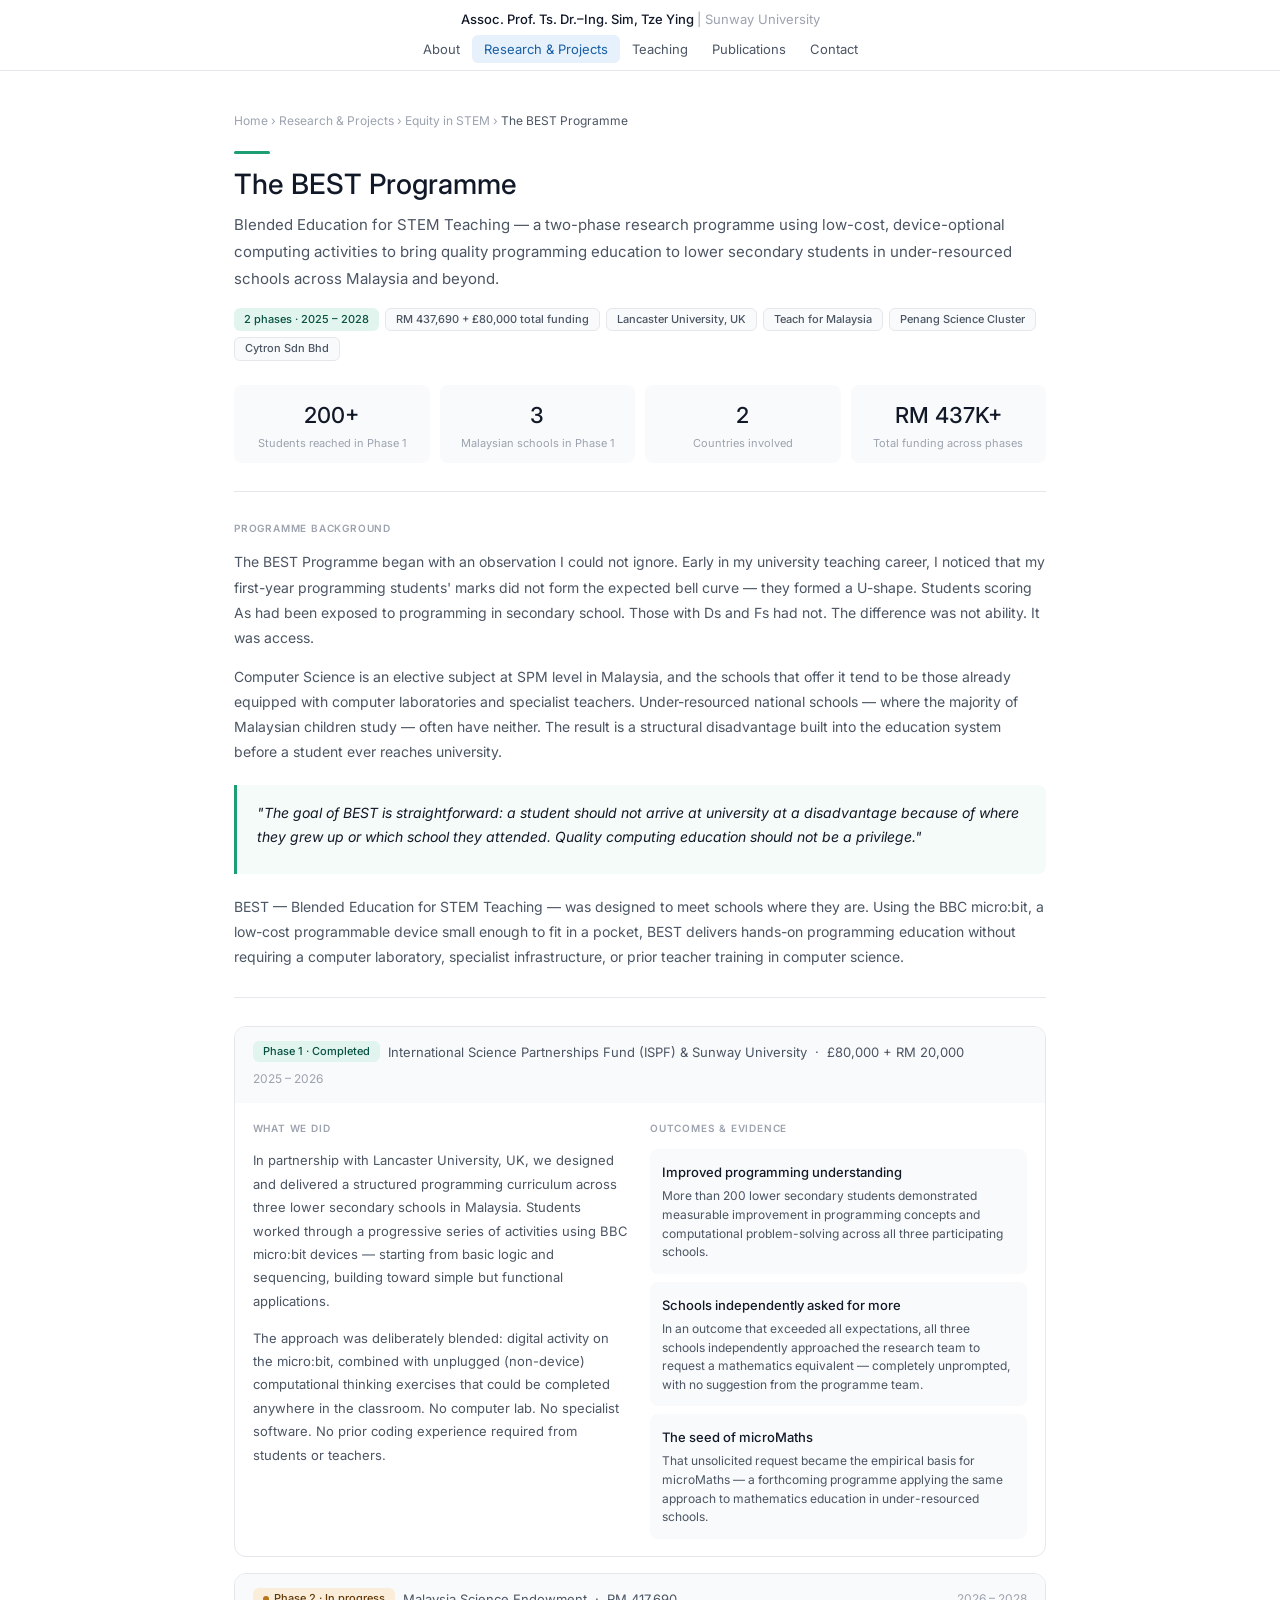
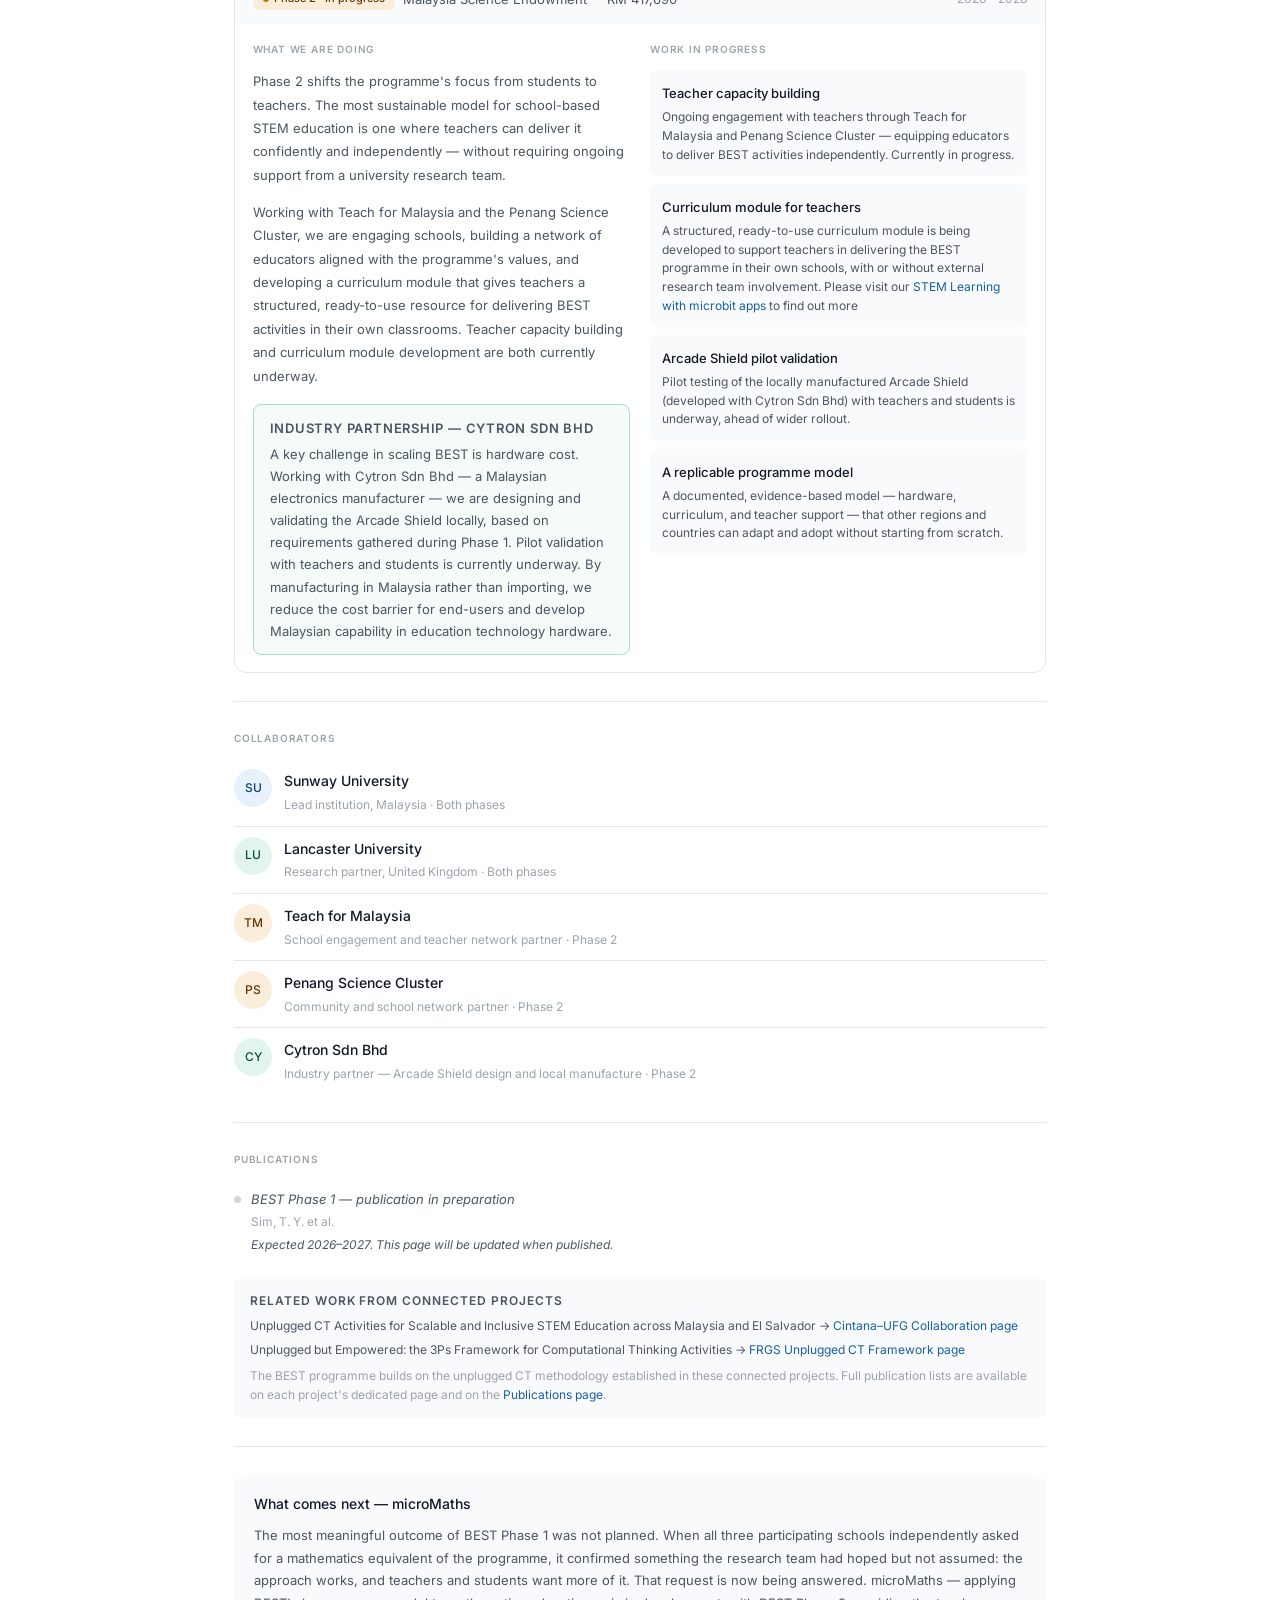
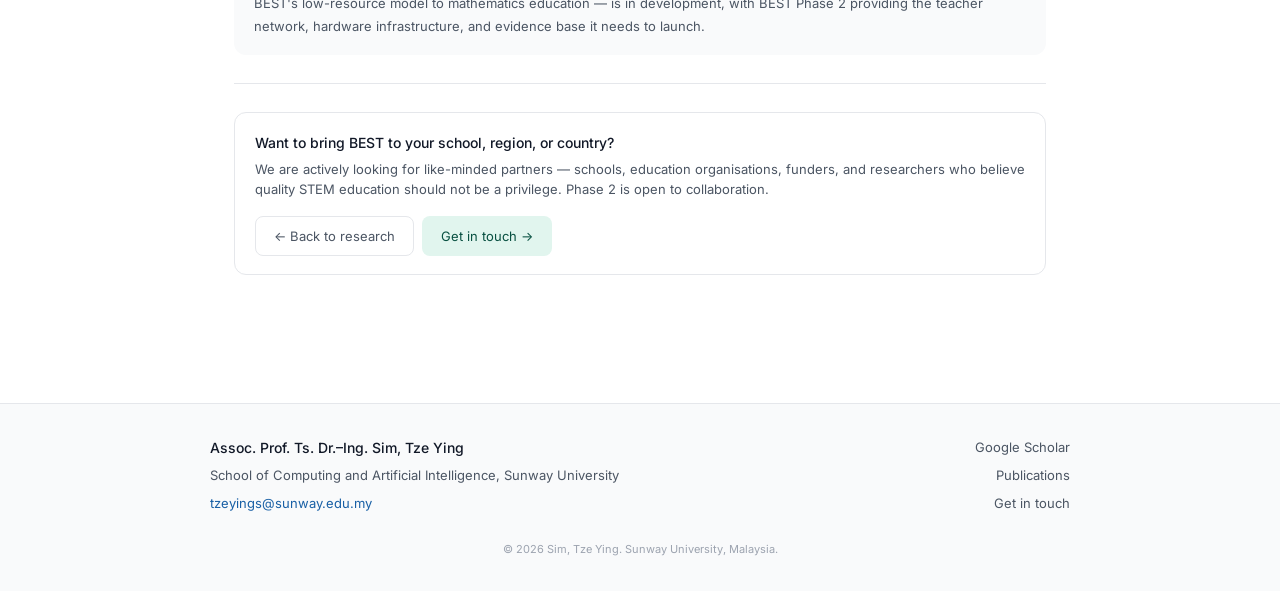
<file: best-programme.html>
<!DOCTYPE html>
<html lang="en">
<head>
  <meta charset="UTF-8">
  <meta name="viewport" content="width=device-width, initial-scale=1.0">
  <title>The BEST Programme — Dr. Tze Ying Sim</title>
  <link rel="stylesheet" href="css/style.css">
</head>
<body>

<nav>
  <div class="nav-inner">
    <div class="nav-brand">Assoc. Prof. Ts. Dr.–Ing. Sim, Tze Ying <span>| Sunway University</span></div>
    <ul class="nav-links">
      <li><a href="about.html">About</a></li>
      <li><a href="research.html" class="active">Research &amp; Projects</a></li>
      <li><a href="teaching.html">Teaching</a></li>
      <li><a href="publications.html">Publications</a></li>
      <li><a href="contact.html">Contact</a></li>
    </ul>
  </div>
</nav>

<main class="page-wrap">
  <div class="container">

    <p class="breadcrumb">
      <a href="index.html">Home</a> ›
      <a href="research.html">Research &amp; Projects</a> ›
      <a href="research.html">Equity in STEM</a> ›
      <span>The BEST Programme</span>
    </p>

    <div class="accent-bar teal"></div>
    <h1 class="page-title">The BEST Programme</h1>
    <p class="page-mission">Blended Education for STEM Teaching — a two-phase research programme using low-cost, device-optional computing activities to bring quality programming education to lower secondary students in under-resourced schools across Malaysia and beyond.</p>

    <div class="badges">
      <span class="badge badge-teal">2 phases · 2025 – 2028</span>
      <span class="badge badge-gray">RM 437,690 + £80,000 total funding</span>
      <span class="badge badge-gray">Lancaster University, UK</span>
      <span class="badge badge-gray">Teach for Malaysia</span>
      <span class="badge badge-gray">Penang Science Cluster</span>
      <span class="badge badge-gray">Cytron Sdn Bhd</span>
    </div>

    <div class="stat-bar">
      <div class="stat-chip">
        <div class="stat-num">200+</div>
        <div class="stat-lbl">Students reached in Phase 1</div>
      </div>
      <div class="stat-chip">
        <div class="stat-num">3</div>
        <div class="stat-lbl">Malaysian schools in Phase 1</div>
      </div>
      <div class="stat-chip">
        <div class="stat-num">2</div>
        <div class="stat-lbl">Countries involved</div>
      </div>
      <div class="stat-chip">
        <div class="stat-num">RM 437K+</div>
        <div class="stat-lbl">Total funding across phases</div>
      </div>
    </div>

    <hr>

    <!-- Programme Background -->
    <p class="section-label">Programme background</p>
    <p class="body-text">The BEST Programme began with an observation I could not ignore. Early in my university teaching career, I noticed that my first-year programming students' marks did not form the expected bell curve — they formed a U-shape. Students scoring As had been exposed to programming in secondary school. Those with Ds and Fs had not. The difference was not ability. It was access.</p>
    <p class="body-text">Computer Science is an elective subject at SPM level in Malaysia, and the schools that offer it tend to be those already equipped with computer laboratories and specialist teachers. Under-resourced national schools — where the majority of Malaysian children study — often have neither. The result is a structural disadvantage built into the education system before a student ever reaches university.</p>

    <div class="pull-quote">
      <p>"The goal of BEST is straightforward: a student should not arrive at university at a disadvantage because of where they grew up or which school they attended. Quality computing education should not be a privilege."</p>
    </div>

    <p class="body-text">BEST — Blended Education for STEM Teaching — was designed to meet schools where they are. Using the BBC micro:bit, a low-cost programmable device small enough to fit in a pocket, BEST delivers hands-on programming education without requiring a computer laboratory, specialist infrastructure, or prior teacher training in computer science.</p>

    <hr>

    <!-- Phase 1 -->
    <div class="phase-panel">
      <div class="phase-head">
        <div class="phase-head-left">
          <span class="badge badge-done">Phase 1 · Completed</span>
          <span class="phase-head-title">International Science Partnerships Fund (ISPF) &amp; Sunway University &nbsp;·&nbsp; £80,000 + RM 20,000</span>
        </div>
        <span class="phase-date">2025 – 2026</span>
      </div>
      <div class="phase-body">
        <div class="phase-grid">
          <div>
            <p class="section-label">What we did</p>
            <p class="body-text" style="font-size:13px;">In partnership with Lancaster University, UK, we designed and delivered a structured programming curriculum across three lower secondary schools in Malaysia. Students worked through a progressive series of activities using BBC micro:bit devices — starting from basic logic and sequencing, building toward simple but functional applications.</p>
            <p class="body-text" style="font-size:13px;">The approach was deliberately blended: digital activity on the micro:bit, combined with unplugged (non-device) computational thinking exercises that could be completed anywhere in the classroom. No computer lab. No specialist software. No prior coding experience required from students or teachers.</p>
          </div>
          <div>
            <p class="section-label">Outcomes &amp; evidence</p>
            <div class="outcome-list">
              <div class="outcome-card">
                <h4>Improved programming understanding</h4>
                <p>More than 200 lower secondary students demonstrated measurable improvement in programming concepts and computational problem-solving across all three participating schools.</p>
              </div>
              <div class="outcome-card">
                <h4>Schools independently asked for more</h4>
                <p>In an outcome that exceeded all expectations, all three schools independently approached the research team to request a mathematics equivalent — completely unprompted, with no suggestion from the programme team.</p>
              </div>
              <div class="outcome-card">
                <h4>The seed of microMaths</h4>
                <p>That unsolicited request became the empirical basis for microMaths — a forthcoming programme applying the same approach to mathematics education in under-resourced schools.</p>
              </div>
            </div>
          </div>
        </div>
      </div>
    </div>

    <!-- Phase 2 -->
    <div class="phase-panel">
      <div class="phase-head">
        <div class="phase-head-left">
          <span class="badge badge-inprog">Phase 2 · In progress</span>
          <span class="phase-head-title">Malaysia Science Endowment &nbsp;·&nbsp; RM 417,690</span>
        </div>
        <span class="phase-date">2026 – 2028</span>
      </div>
      <div class="phase-body">
        <div class="phase-grid">
          <div>
            <p class="section-label">What we are doing</p>
            <p class="body-text" style="font-size:13px;">Phase 2 shifts the programme's focus from students to teachers. The most sustainable model for school-based STEM education is one where teachers can deliver it confidently and independently — without requiring ongoing support from a university research team.</p>
            <p class="body-text" style="font-size:13px;">Working with Teach for Malaysia and the Penang Science Cluster, we are engaging schools, building a network of educators aligned with the programme's values, and developing a curriculum module that gives teachers a structured, ready-to-use resource for delivering BEST activities in their own classrooms. Teacher capacity building and curriculum module development are both currently underway.</p>

            <div class="industry-note">
              <p class="industry-label">Industry partnership — Cytron Sdn Bhd</p>
              <p>A key challenge in scaling BEST is hardware cost. Working with Cytron Sdn Bhd — a Malaysian electronics manufacturer — we are designing and validating the Arcade Shield locally, based on requirements gathered during Phase 1. Pilot validation with teachers and students is currently underway. By manufacturing in Malaysia rather than importing, we reduce the cost barrier for end-users and develop Malaysian capability in education technology hardware.</p>
            </div>
          </div>
          <div>
            <p class="section-label">Work in progress</p>
            <div class="outcome-list">
              <div class="outcome-card">
                <h4>Teacher capacity building</h4>
                <p>Ongoing engagement with teachers through Teach for Malaysia and Penang Science Cluster — equipping educators to deliver BEST activities independently. Currently in progress.</p>
              </div>
              <div class="outcome-card">
                <h4>Curriculum module for teachers</h4>
                <p>A structured, ready-to-use curriculum module is being developed to support teachers in delivering the BEST programme in their own schools, with or without external research team involvement. Please visit our <a href="microbitapps.html">STEM Learning with microbit apps</a> to find out more</p>
              
              </div>
              <div class="outcome-card">
                <h4>Arcade Shield pilot validation</h4>
                <p>Pilot testing of the locally manufactured Arcade Shield (developed with Cytron Sdn Bhd) with teachers and students is underway, ahead of wider rollout.</p>
              </div>
              <div class="outcome-card">
                <h4>A replicable programme model</h4>
                <p>A documented, evidence-based model — hardware, curriculum, and teacher support — that other regions and countries can adapt and adopt without starting from scratch.</p>
              </div>
            </div>
          </div>
        </div>
      </div>
    </div>

    <hr>

    <!-- Collaborators -->
    <p class="section-label">Collaborators</p>
    <div class="collab-list">
      <div class="collab-row">
        <div class="avatar av-blue">SU</div>
        <div>
          <p class="collab-name">Sunway University</p>
          <p class="collab-role">Lead institution, Malaysia · Both phases</p>
        </div>
      </div>
      <div class="collab-row">
        <div class="avatar av-teal">LU</div>
        <div>
          <p class="collab-name">Lancaster University</p>
          <p class="collab-role">Research partner, United Kingdom · Both phases</p>
        </div>
      </div>
      <div class="collab-row">
        <div class="avatar av-amber">TM</div>
        <div>
          <p class="collab-name">Teach for Malaysia</p>
          <p class="collab-role">School engagement and teacher network partner · Phase 2</p>
        </div>
      </div>
      <div class="collab-row">
        <div class="avatar av-amber">PS</div>
        <div>
          <p class="collab-name">Penang Science Cluster</p>
          <p class="collab-role">Community and school network partner · Phase 2</p>
        </div>
      </div>
      <div class="collab-row">
        <div class="avatar av-teal">CY</div>
        <div>
          <p class="collab-name">Cytron Sdn Bhd</p>
          <p class="collab-role">Industry partner — Arcade Shield design and local manufacture · Phase 2</p>
        </div>
      </div>
    </div>

    <hr>

    <!-- Publications -->
    <p class="section-label">Publications</p>
    <div class="pub-list">
      <div class="pub-entry">
        <div class="pub-dot pending"></div>
        <div class="pub-body">
          <p class="pub-title pending">BEST Phase 1 — publication in preparation</p>
          <p class="pub-authors">Sim, T. Y. et al.</p>
          <p class="pub-venue" style="font-style:italic;">Expected 2026–2027. This page will be updated when published.</p>
        </div>
      </div>
    </div>

    <div class="related-work-box">
      <p class="section-label" style="margin-bottom: 0.4rem;">Related work from connected projects</p>
      <p>Unplugged CT Activities for Scalable and Inclusive STEM Education across Malaysia and El Salvador →
        <a href="cintana-ufg.html">Cintana–UFG Collaboration page</a>
      </p>
      <p>Unplugged but Empowered: the 3Ps Framework for Computational Thinking Activities →
        <a href="unplugged-ct-framework.html">FRGS Unplugged CT Framework page</a>
      </p>
      <p style="color: var(--text-tertiary); font-size:12px; margin-top: 6px;">The BEST programme builds on the unplugged CT methodology established in these connected projects. Full publication lists are available on each project's dedicated page and on the <a href="publications.html">Publications page</a>.</p>
    </div>

    <hr>

    <!-- What comes next -->
    <div class="next-box">
      <h3>What comes next — microMaths</h3>
      <p>The most meaningful outcome of BEST Phase 1 was not planned. When all three participating schools independently asked for a mathematics equivalent of the programme, it confirmed something the research team had hoped but not assumed: the approach works, and teachers and students want more of it. That request is now being answered. microMaths — applying BEST's low-resource model to mathematics education — is in development, with BEST Phase 2 providing the teacher network, hardware infrastructure, and evidence base it needs to launch.</p>
    </div>

    <hr>

    <!-- CTA -->
    <div class="cta-band">
      <div>
        <h3>Want to bring BEST to your school, region, or country?</h3>
        <p>We are actively looking for like-minded partners — schools, education organisations, funders, and researchers who believe quality STEM education should not be a privilege. Phase 2 is open to collaboration.</p>
      </div>
      <div class="btn-row">
        <a href="research.html" class="btn">← Back to research</a>
        <a href="contact.html" class="btn btn-primary">Get in touch →</a>
      </div>
    </div>

  </div>
</main>

<footer>
  <div class="footer-inner">
    <div>
      <p class="footer-name">Assoc. Prof. Ts. Dr.–Ing. Sim, Tze Ying</p>
      <p class="footer-affil">School of Computing and Artificial Intelligence, Sunway University</p>
      <a href="mailto:tzeyings@sunway.edu.my" class="footer-email">tzeyings@sunway.edu.my</a>
    </div>
    <div class="footer-links">
      <a href="https://scholar.google.com/citations?user=vHaWs4kAAAAJ&hl=en" target="_blank">Google Scholar</a>
      <a href="publications.html">Publications</a>
      <a href="contact.html">Get in touch</a>
    </div>
  </div>
  <p class="footer-copy">© 2026 Sim, Tze Ying. Sunway University, Malaysia.</p>
</footer>

</body>
</html>
</file>
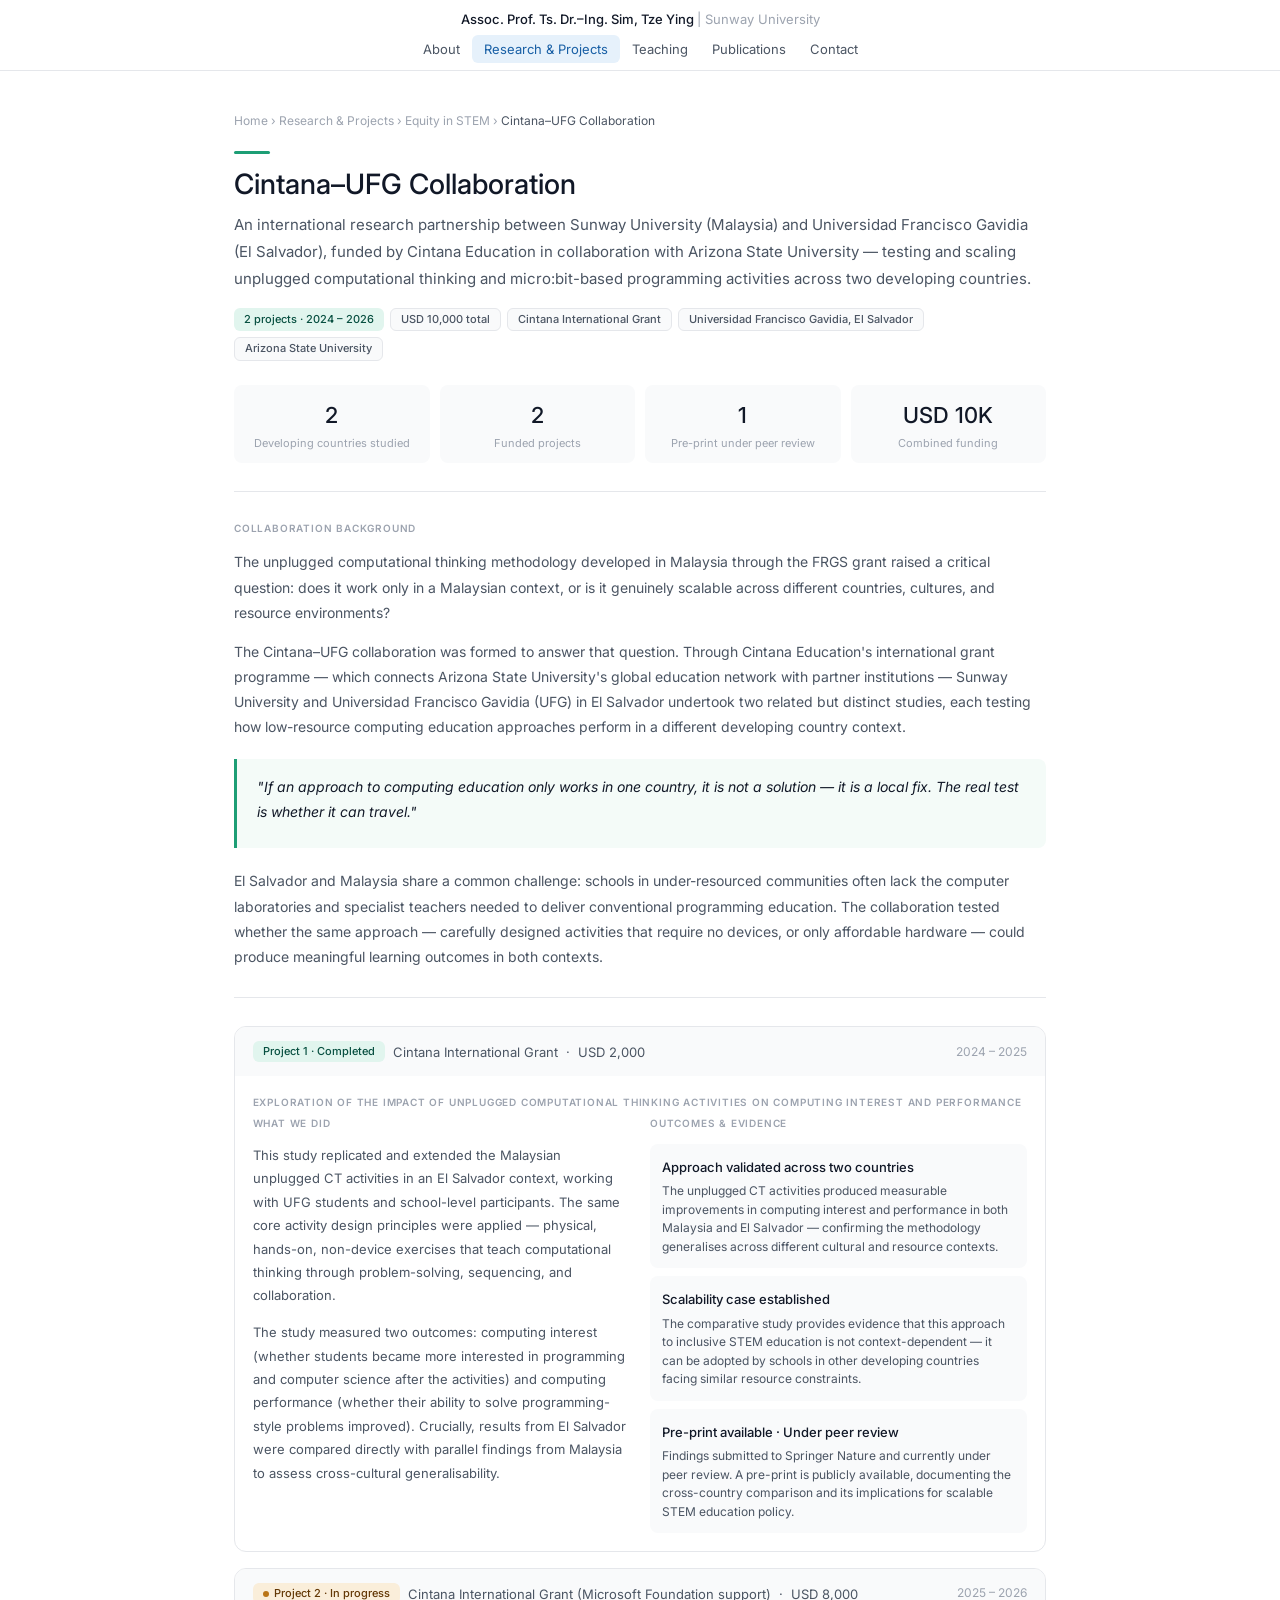
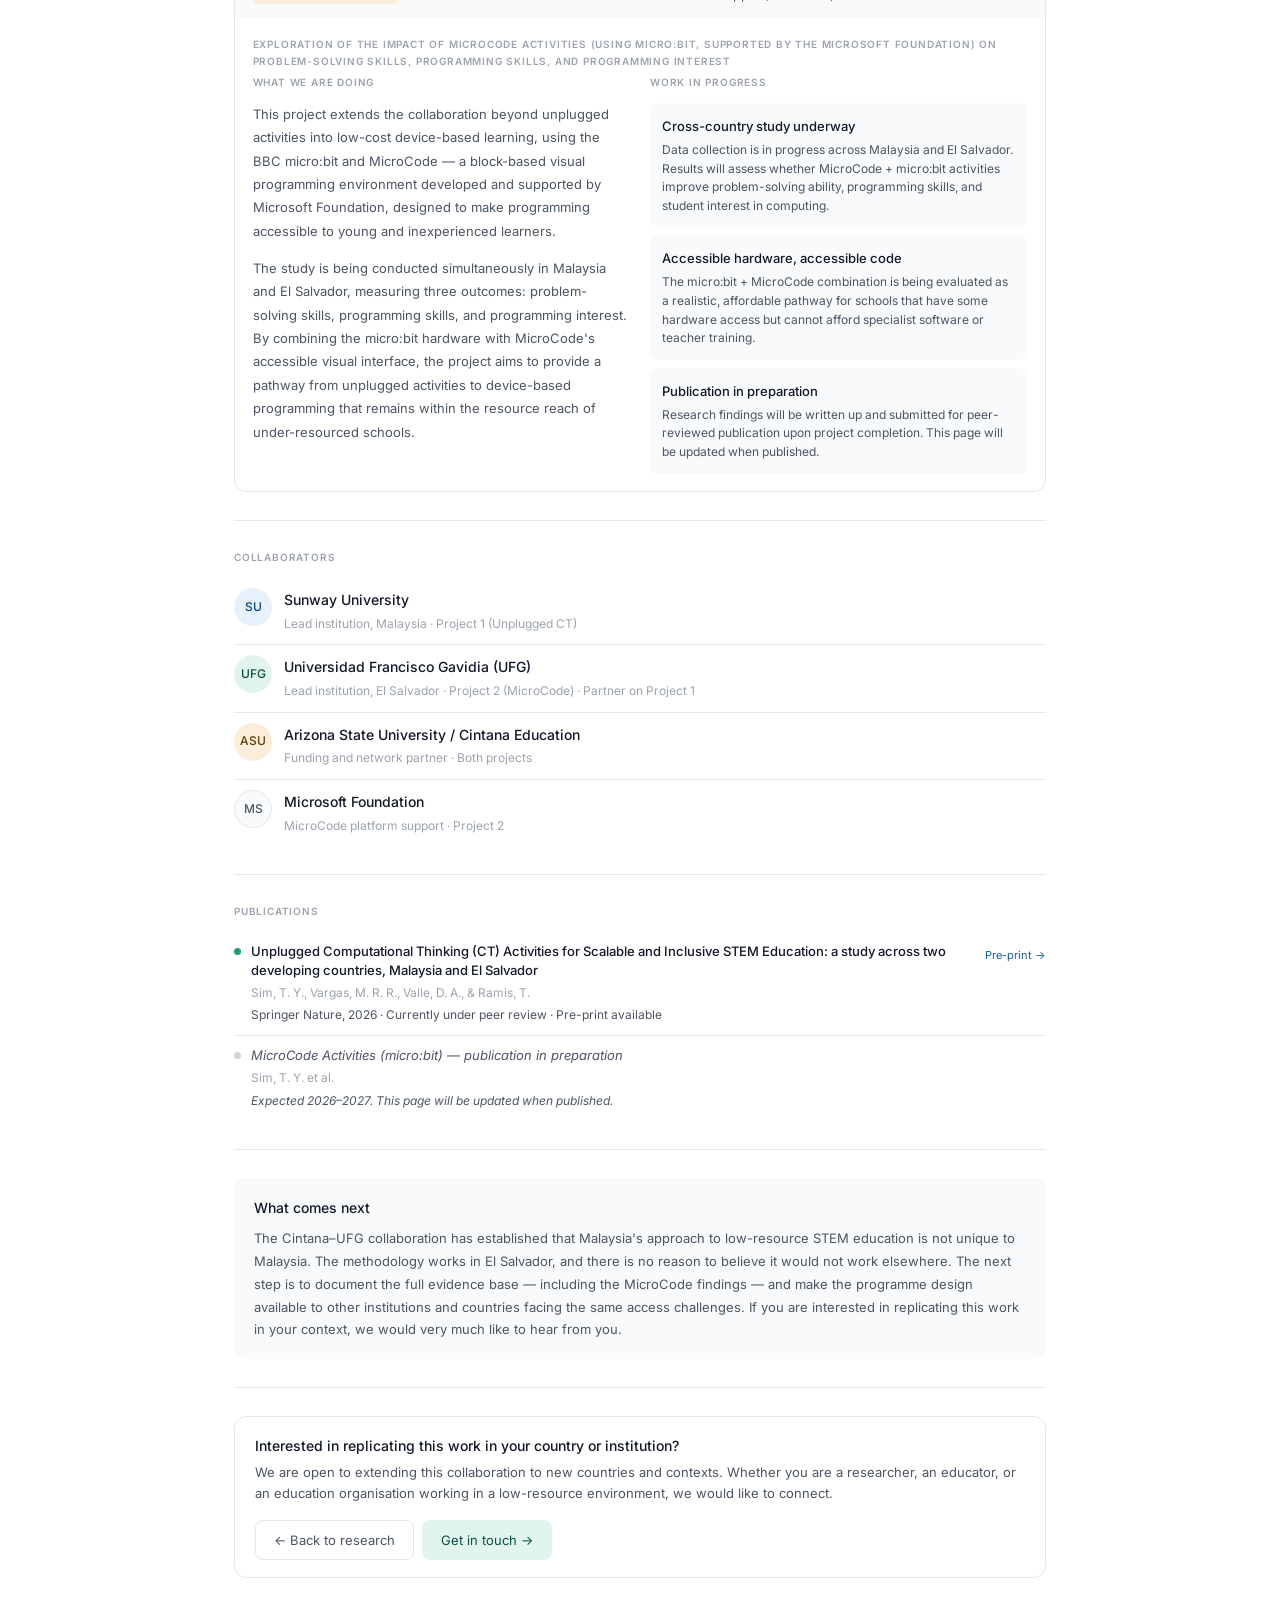
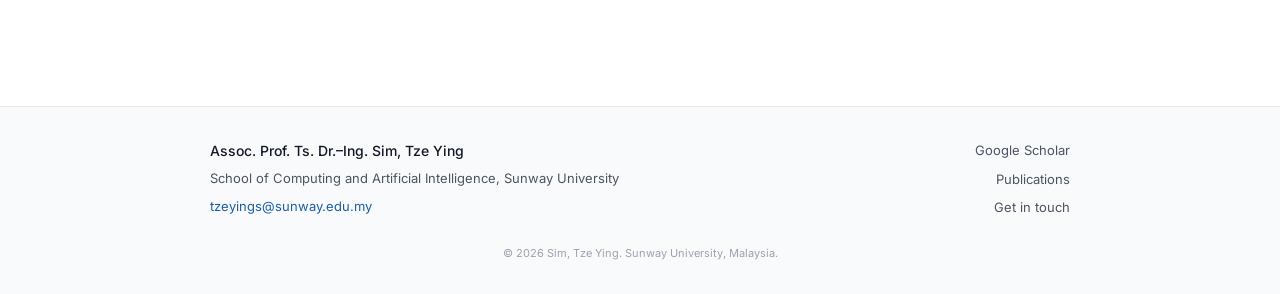
<file: cintana-ufg.html>
<!DOCTYPE html>
<html lang="en">
<head>
  <meta charset="UTF-8">
  <meta name="viewport" content="width=device-width, initial-scale=1.0">
  <title>Cintana–UFG Collaboration — Dr. Tze Ying Sim</title>
  <link rel="stylesheet" href="css/style.css">
</head>
<body>

<nav>
  <div class="nav-inner">
    <div class="nav-brand">Assoc. Prof. Ts. Dr.–Ing. Sim, Tze Ying <span>| Sunway University</span></div>
    <ul class="nav-links">
      <li><a href="about.html">About</a></li>
      <li><a href="research.html" class="active">Research &amp; Projects</a></li>
      <li><a href="teaching.html">Teaching</a></li>
      <li><a href="publications.html">Publications</a></li>
      <li><a href="contact.html">Contact</a></li>
    </ul>
  </div>
</nav>

<main class="page-wrap">
  <div class="container">

    <p class="breadcrumb">
      <a href="index.html">Home</a> ›
      <a href="research.html">Research &amp; Projects</a> ›
      <a href="research.html">Equity in STEM</a> ›
      <span>Cintana–UFG Collaboration</span>
    </p>

    <div class="accent-bar teal"></div>
    <h1 class="page-title">Cintana–UFG Collaboration</h1>
    <p class="page-mission">An international research partnership between Sunway University (Malaysia) and Universidad Francisco Gavidia (El Salvador), funded by Cintana Education in collaboration with Arizona State University — testing and scaling unplugged computational thinking and micro:bit-based programming activities across two developing countries.</p>

    <div class="badges">
      <span class="badge badge-teal">2 projects · 2024 – 2026</span>
      <span class="badge badge-gray">USD 10,000 total</span>
      <span class="badge badge-gray">Cintana International Grant</span>
      <span class="badge badge-gray">Universidad Francisco Gavidia, El Salvador</span>
      <span class="badge badge-gray">Arizona State University</span>
    </div>

    <div class="stat-bar">
      <div class="stat-chip">
        <div class="stat-num">2</div>
        <div class="stat-lbl">Developing countries studied</div>
      </div>
      <div class="stat-chip">
        <div class="stat-num">2</div>
        <div class="stat-lbl">Funded projects</div>
      </div>
      <div class="stat-chip">
        <div class="stat-num">1</div>
        <div class="stat-lbl">Pre-print under peer review</div>
      </div>
      <div class="stat-chip">
        <div class="stat-num">USD 10K</div>
        <div class="stat-lbl">Combined funding</div>
      </div>
    </div>

    <hr>

    <!-- Background -->
    <p class="section-label">Collaboration background</p>
    <p class="body-text">The unplugged computational thinking methodology developed in Malaysia through the FRGS grant raised a critical question: does it work only in a Malaysian context, or is it genuinely scalable across different countries, cultures, and resource environments?</p>
    <p class="body-text">The Cintana–UFG collaboration was formed to answer that question. Through Cintana Education's international grant programme — which connects Arizona State University's global education network with partner institutions — Sunway University and Universidad Francisco Gavidia (UFG) in El Salvador undertook two related but distinct studies, each testing how low-resource computing education approaches perform in a different developing country context.</p>

    <div class="pull-quote">
      <p>"If an approach to computing education only works in one country, it is not a solution — it is a local fix. The real test is whether it can travel."</p>
    </div>

    <p class="body-text">El Salvador and Malaysia share a common challenge: schools in under-resourced communities often lack the computer laboratories and specialist teachers needed to deliver conventional programming education. The collaboration tested whether the same approach — carefully designed activities that require no devices, or only affordable hardware — could produce meaningful learning outcomes in both contexts.</p>

    <hr>

    <!-- Project 1 -->
    <div class="phase-panel">
      <div class="phase-head">
        <div class="phase-head-left">
          <span class="badge badge-done">Project 1 · Completed</span>
          <span class="phase-head-title">Cintana International Grant &nbsp;·&nbsp; USD 2,000</span>
        </div>
        <span class="phase-date">2024 – 2025</span>
      </div>
      <div class="phase-body">
        <p class="section-label" style="margin-bottom: 4px;">Exploration of the impact of unplugged computational thinking activities on computing interest and performance</p>
        <div class="phase-grid">
          <div>
            <p class="section-label">What we did</p>
            <p class="body-text" style="font-size:13px;">This study replicated and extended the Malaysian unplugged CT activities in an El Salvador context, working with UFG students and school-level participants. The same core activity design principles were applied — physical, hands-on, non-device exercises that teach computational thinking through problem-solving, sequencing, and collaboration.</p>
            <p class="body-text" style="font-size:13px;">The study measured two outcomes: computing interest (whether students became more interested in programming and computer science after the activities) and computing performance (whether their ability to solve programming-style problems improved). Crucially, results from El Salvador were compared directly with parallel findings from Malaysia to assess cross-cultural generalisability.</p>
          </div>
          <div>
            <p class="section-label">Outcomes &amp; evidence</p>
            <div class="outcome-list">
              <div class="outcome-card">
                <h4>Approach validated across two countries</h4>
                <p>The unplugged CT activities produced measurable improvements in computing interest and performance in both Malaysia and El Salvador — confirming the methodology generalises across different cultural and resource contexts.</p>
              </div>
              <div class="outcome-card">
                <h4>Scalability case established</h4>
                <p>The comparative study provides evidence that this approach to inclusive STEM education is not context-dependent — it can be adopted by schools in other developing countries facing similar resource constraints.</p>
              </div>
              <div class="outcome-card">
                <h4>Pre-print available · Under peer review</h4>
                <p>Findings submitted to Springer Nature and currently under peer review. A pre-print is publicly available, documenting the cross-country comparison and its implications for scalable STEM education policy.</p>
              </div>
            </div>
          </div>
        </div>
      </div>
    </div>

    <!-- Project 2 -->
    <div class="phase-panel">
      <div class="phase-head">
        <div class="phase-head-left">
          <span class="badge badge-inprog">Project 2 · In progress</span>
          <span class="phase-head-title">Cintana International Grant (Microsoft Foundation support) &nbsp;·&nbsp; USD 8,000</span>
        </div>
        <span class="phase-date">2025 – 2026</span>
      </div>
      <div class="phase-body">
        <p class="section-label" style="margin-bottom: 4px;">Exploration of the impact of MicroCode activities (using micro:bit, supported by the Microsoft Foundation) on problem-solving skills, programming skills, and programming interest</p>
        <div class="phase-grid">
          <div>
            <p class="section-label">What we are doing</p>
            <p class="body-text" style="font-size:13px;">This project extends the collaboration beyond unplugged activities into low-cost device-based learning, using the BBC micro:bit and MicroCode — a block-based visual programming environment developed and supported by Microsoft Foundation, designed to make programming accessible to young and inexperienced learners.</p>
            <p class="body-text" style="font-size:13px;">The study is being conducted simultaneously in Malaysia and El Salvador, measuring three outcomes: problem-solving skills, programming skills, and programming interest. By combining the micro:bit hardware with MicroCode's accessible visual interface, the project aims to provide a pathway from unplugged activities to device-based programming that remains within the resource reach of under-resourced schools.</p>
          </div>
          <div>
            <p class="section-label">Work in progress</p>
            <div class="outcome-list">
              <div class="outcome-card">
                <h4>Cross-country study underway</h4>
                <p>Data collection is in progress across Malaysia and El Salvador. Results will assess whether MicroCode + micro:bit activities improve problem-solving ability, programming skills, and student interest in computing.</p>
              </div>
              <div class="outcome-card">
                <h4>Accessible hardware, accessible code</h4>
                <p>The micro:bit + MicroCode combination is being evaluated as a realistic, affordable pathway for schools that have some hardware access but cannot afford specialist software or teacher training.</p>
              </div>
              <div class="outcome-card">
                <h4>Publication in preparation</h4>
                <p>Research findings will be written up and submitted for peer-reviewed publication upon project completion. This page will be updated when published.</p>
              </div>
            </div>
          </div>
        </div>
      </div>
    </div>

    <hr>

    <!-- Collaborators -->
    <p class="section-label">Collaborators</p>
    <div class="collab-list">
      <div class="collab-row">
        <div class="avatar av-blue">SU</div>
        <div>
          <p class="collab-name">Sunway University</p>
          <p class="collab-role">Lead institution, Malaysia · Project 1 (Unplugged CT)</p>
        </div>
      </div>
      <div class="collab-row">
        <div class="avatar av-teal">UFG</div>
        <div>
          <p class="collab-name">Universidad Francisco Gavidia (UFG)</p>
          <p class="collab-role">Lead institution, El Salvador · Project 2 (MicroCode) · Partner on Project 1</p>
        </div>
      </div>
      <div class="collab-row">
        <div class="avatar av-amber">ASU</div>
        <div>
          <p class="collab-name">Arizona State University / Cintana Education</p>
          <p class="collab-role">Funding and network partner · Both projects</p>
        </div>
      </div>
      <div class="collab-row">
        <div class="avatar av-gray">MS</div>
        <div>
          <p class="collab-name">Microsoft Foundation</p>
          <p class="collab-role">MicroCode platform support · Project 2</p>
        </div>
      </div>
    </div>

    <hr>

    <!-- Publications -->
    <p class="section-label">Publications</p>
    <div class="pub-list">
      <div class="pub-entry">
        <div class="pub-dot journal"></div>
        <div class="pub-body">
          <p class="pub-title">Unplugged Computational Thinking (CT) Activities for Scalable and Inclusive STEM Education: a study across two developing countries, Malaysia and El Salvador</p>
          <p class="pub-authors">Sim, T. Y., Vargas, M. R. R., Valle, D. A., &amp; Ramis, T.</p>
          <p class="pub-venue">Springer Nature, 2026 · Currently under peer review · Pre-print available</p>
        </div>
        <span class="pub-link">Pre-print →</span>
      </div>
      <div class="pub-entry">
        <div class="pub-dot pending"></div>
        <div class="pub-body">
          <p class="pub-title pending">MicroCode Activities (micro:bit) — publication in preparation</p>
          <p class="pub-authors">Sim, T. Y. et al.</p>
          <p class="pub-venue" style="font-style:italic;">Expected 2026–2027. This page will be updated when published.</p>
        </div>
      </div>
    </div>

    <hr>

    <!-- What comes next -->
    <div class="next-box">
      <h3>What comes next</h3>
      <p>The Cintana–UFG collaboration has established that Malaysia's approach to low-resource STEM education is not unique to Malaysia. The methodology works in El Salvador, and there is no reason to believe it would not work elsewhere. The next step is to document the full evidence base — including the MicroCode findings — and make the programme design available to other institutions and countries facing the same access challenges. If you are interested in replicating this work in your context, we would very much like to hear from you.</p>
    </div>

    <hr>

    <!-- CTA -->
    <div class="cta-band">
      <div>
        <h3>Interested in replicating this work in your country or institution?</h3>
        <p>We are open to extending this collaboration to new countries and contexts. Whether you are a researcher, an educator, or an education organisation working in a low-resource environment, we would like to connect.</p>
      </div>
      <div class="btn-row">
        <a href="research.html" class="btn">← Back to research</a>
        <a href="contact.html" class="btn btn-primary">Get in touch →</a>
      </div>
    </div>

  </div>
</main>

<footer>
  <div class="footer-inner">
    <div>
      <p class="footer-name">Assoc. Prof. Ts. Dr.–Ing. Sim, Tze Ying</p>
      <p class="footer-affil">School of Computing and Artificial Intelligence, Sunway University</p>
      <a href="mailto:tzeyings@sunway.edu.my" class="footer-email">tzeyings@sunway.edu.my</a>
    </div>
    <div class="footer-links">
      <a href="https://scholar.google.com/citations?user=vHaWs4kAAAAJ&hl=en" target="_blank">Google Scholar</a>
      <a href="publications.html">Publications</a>
      <a href="contact.html">Get in touch</a>
    </div>
  </div>
  <p class="footer-copy">© 2026 Sim, Tze Ying. Sunway University, Malaysia.</p>
</footer>

</body>
</html>
</file>
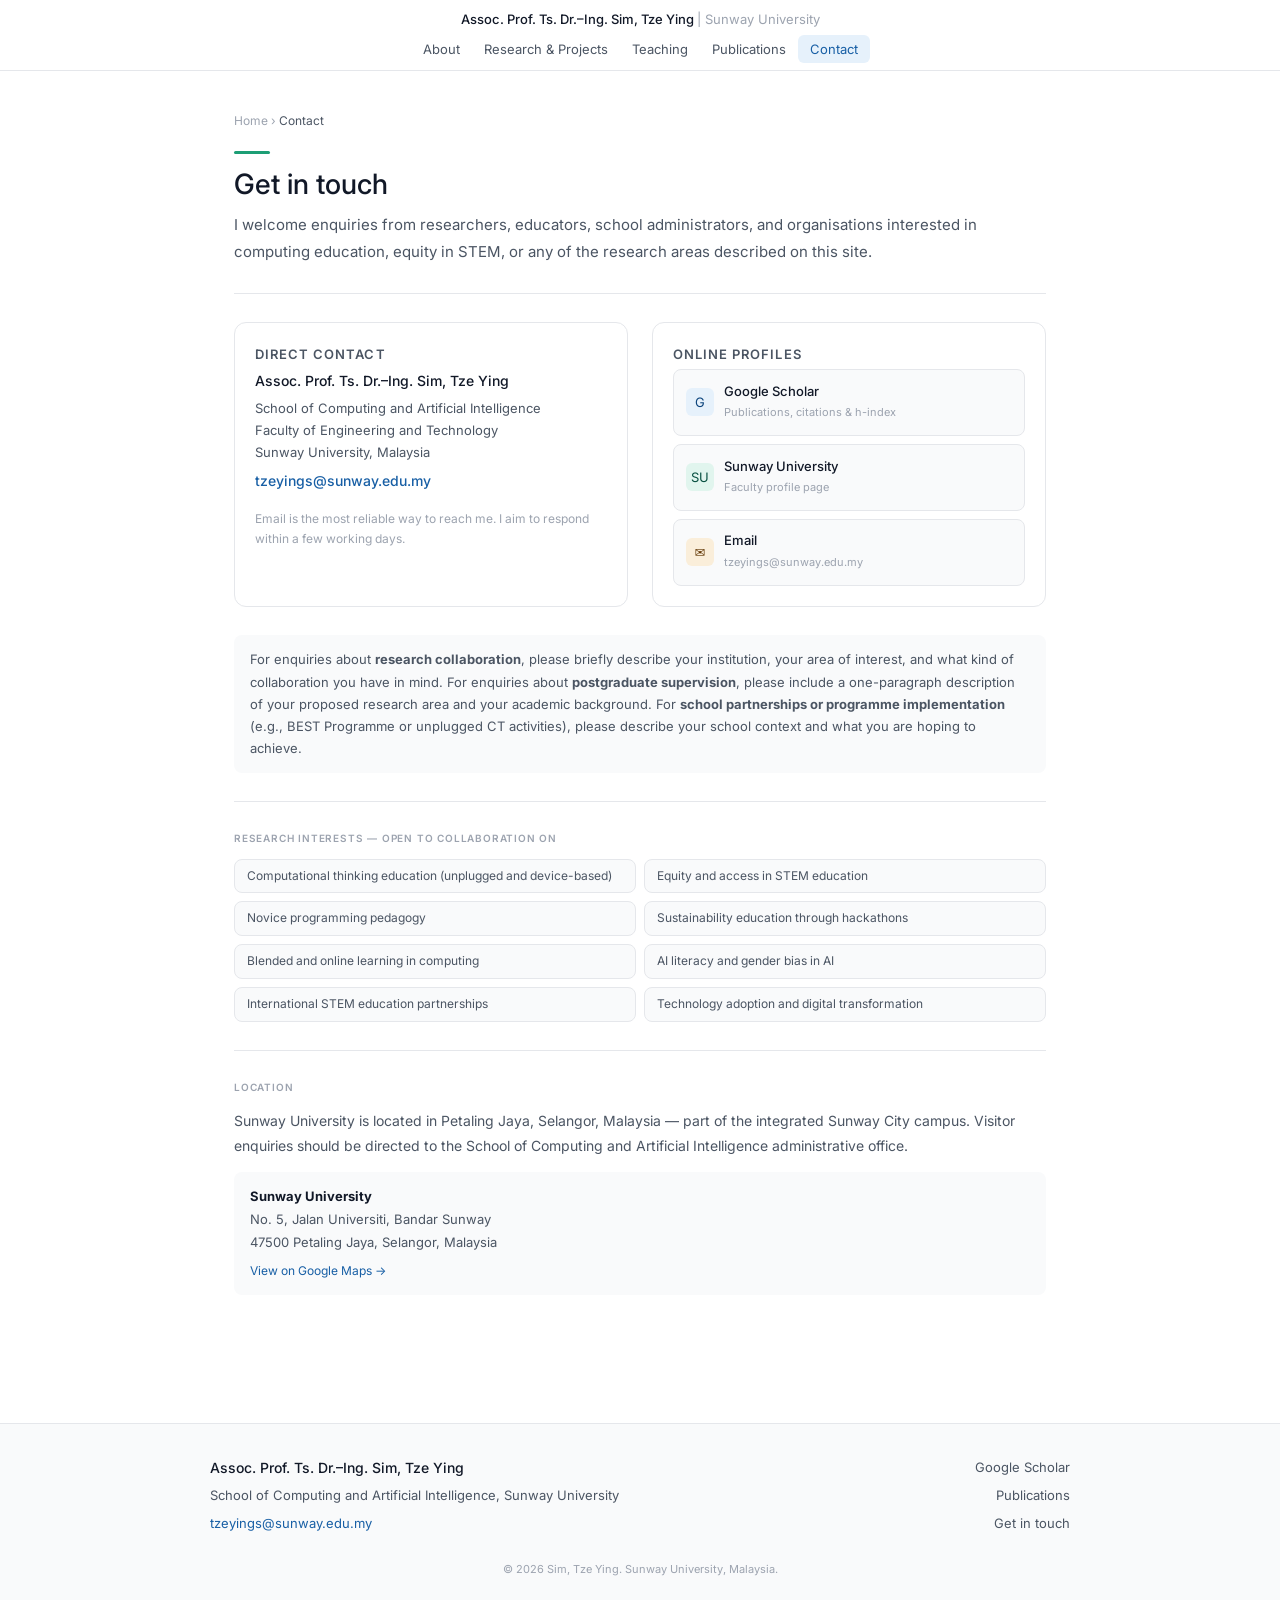
<file: contact.html>
<!DOCTYPE html>
<html lang="en">
<head>
  <meta charset="UTF-8">
  <meta name="viewport" content="width=device-width, initial-scale=1.0">
  <title>Contact — Dr. Tze Ying Sim</title>
  <link rel="stylesheet" href="css/style.css">
  <style>
    /* Contact-page specific styles */
    .contact-grid {
      display: grid;
      grid-template-columns: 1fr 1fr;
      gap: 1.5rem;
      margin-bottom: 1.75rem;
    }
    .contact-card {
      border: 0.5px solid var(--border-light);
      border-radius: var(--radius-lg);
      padding: 1.25rem;
      background: var(--bg-white);
    }
    .contact-card-label {
      font-size: 10px;
      font-weight: 600;
      letter-spacing: 0.08em;
      text-transform: uppercase;
      color: var(--text-tertiary);
      margin-bottom: 0.75rem;
    }
    .contact-card h3 {
      font-size: 14px;
      font-weight: 500;
      margin-bottom: 4px;
    }
    .contact-card p {
      font-size: 13px;
      color: var(--text-secondary);
      line-height: 1.7;
      margin-bottom: 4px;
    }
    .contact-card a.contact-email {
      display: inline-block;
      font-size: 14px;
      color: var(--blue-mid);
      font-weight: 500;
      margin-bottom: 0.5rem;
    }
    .contact-card a.contact-email:hover { text-decoration: underline; }

    .contact-links-list {
      display: flex;
      flex-direction: column;
      gap: 8px;
    }
    .contact-link-row {
      display: flex;
      align-items: center;
      gap: 10px;
      padding: 0.6rem 0.75rem;
      border: 0.5px solid var(--border-light);
      border-radius: var(--radius-md);
      background: var(--bg-surface);
      transition: border-color 0.15s, background 0.15s;
    }
    .contact-link-row:hover {
      border-color: var(--blue);
      background: var(--blue-light);
      text-decoration: none;
    }
    .contact-link-icon {
      width: 28px;
      height: 28px;
      border-radius: var(--radius-sm);
      display: flex;
      align-items: center;
      justify-content: center;
      font-size: 13px;
      flex-shrink: 0;
    }
    .contact-link-text h4 {
      font-size: 13px;
      font-weight: 500;
      color: var(--text-primary);
      margin-bottom: 1px;
    }
    .contact-link-text p {
      font-size: 11px;
      color: var(--text-tertiary);
    }

    /* Research interests */
    .interests-grid {
      display: grid;
      grid-template-columns: repeat(2, 1fr);
      gap: 8px;
      margin-bottom: 1.25rem;
    }
    .interest-tag {
      font-size: 12px;
      padding: 0.5rem 0.75rem;
      border-radius: var(--radius-md);
      border: 0.5px solid var(--border-light);
      background: var(--bg-surface);
      color: var(--text-secondary);
      line-height: 1.4;
    }

    /* Note box */
    .response-note {
      background: var(--bg-surface);
      border-radius: var(--radius-md);
      padding: 0.85rem 1rem;
      margin-bottom: 1.75rem;
    }
    .response-note p {
      font-size: 13px;
      color: var(--text-secondary);
      line-height: 1.7;
    }

    @media (max-width: 680px) {
      .contact-grid { grid-template-columns: 1fr; }
      .interests-grid { grid-template-columns: 1fr; }
    }
  </style>
</head>
<body>

<nav>
  <div class="nav-inner">
    <div class="nav-brand">Assoc. Prof. Ts. Dr.–Ing. Sim, Tze Ying <span>| Sunway University</span></div>
    <ul class="nav-links">
      <li><a href="about.html">About</a></li>
      <li><a href="research.html">Research &amp; Projects</a></li>
      <li><a href="teaching.html">Teaching</a></li>
      <li><a href="publications.html">Publications</a></li>
      <li><a href="contact.html" class="active">Contact</a></li>
    </ul>
  </div>
</nav>

<main class="page-wrap">
  <div class="container">

    <p class="breadcrumb"><a href="index.html">Home</a> › <span>Contact</span></p>

    <div class="accent-bar teal"></div>
    <h1 class="page-title">Get in touch</h1>
    <p class="page-mission">I welcome enquiries from researchers, educators, school administrators, and organisations interested in computing education, equity in STEM, or any of the research areas described on this site.</p>

    <hr>

    <div class="contact-grid">

      <!-- Primary contact -->
      <div class="contact-card">
        <p class="contact-card-label">Direct contact</p>
        <h3>Assoc. Prof. Ts. Dr.–Ing. Sim, Tze Ying</h3>
        <p>School of Computing and Artificial Intelligence<br>Faculty of Engineering and Technology<br>Sunway University, Malaysia</p>
        <a href="mailto:tzeyings@sunway.edu.my" class="contact-email">tzeyings@sunway.edu.my</a>
        <p style="font-size:12px; color:var(--text-tertiary); margin-top:0.5rem;">Email is the most reliable way to reach me. I aim to respond within a few working days.</p>
      </div>

      <!-- Online profiles -->
      <div class="contact-card">
        <p class="contact-card-label">Online profiles</p>
        <div class="contact-links-list">
          <a href="https://scholar.google.com/citations?user=vHaWs4kAAAAJ&hl=en" target="_blank" class="contact-link-row">
            <div class="contact-link-icon" style="background:var(--blue-light); color:var(--blue-dark);">G</div>
            <div class="contact-link-text">
              <h4>Google Scholar</h4>
              <p>Publications, citations &amp; h-index</p>
            </div>
          </a>
          <a href="https://www.sunway.edu.my" target="_blank" class="contact-link-row">
            <div class="contact-link-icon" style="background:var(--teal-light); color:var(--teal-dark);">SU</div>
            <div class="contact-link-text">
              <h4>Sunway University</h4>
              <p>Faculty profile page</p>
            </div>
          </a>
          <a href="mailto:tzeyings@sunway.edu.my" class="contact-link-row">
            <div class="contact-link-icon" style="background:var(--amber-light); color:var(--amber-dark);">✉</div>
            <div class="contact-link-text">
              <h4>Email</h4>
              <p>tzeyings@sunway.edu.my</p>
            </div>
          </a>
        </div>
      </div>

    </div>

    <!-- Response note -->
    <div class="response-note">
      <p>For enquiries about <strong>research collaboration</strong>, please briefly describe your institution, your area of interest, and what kind of collaboration you have in mind. For enquiries about <strong>postgraduate supervision</strong>, please include a one-paragraph description of your proposed research area and your academic background. For <strong>school partnerships or programme implementation</strong> (e.g., BEST Programme or unplugged CT activities), please describe your school context and what you are hoping to achieve.</p>
    </div>

    <hr>

    <!-- Research interests -->
    <p class="section-label">Research interests — open to collaboration on</p>
    <div class="interests-grid">
      <div class="interest-tag">Computational thinking education (unplugged and device-based)</div>
      <div class="interest-tag">Equity and access in STEM education</div>
      <div class="interest-tag">Novice programming pedagogy</div>
      <div class="interest-tag">Sustainability education through hackathons</div>
      <div class="interest-tag">Blended and online learning in computing</div>
      <div class="interest-tag">AI literacy and gender bias in AI</div>
      <div class="interest-tag">International STEM education partnerships</div>
      <div class="interest-tag">Technology adoption and digital transformation</div>
    </div>

    <hr>

    <!-- Location -->
    <p class="section-label">Location</p>
    <p class="body-text">Sunway University is located in Petaling Jaya, Selangor, Malaysia — part of the integrated Sunway City campus. Visitor enquiries should be directed to the School of Computing and Artificial Intelligence administrative office.</p>

    <div style="background:var(--bg-surface); border-radius:var(--radius-md); padding:0.85rem 1rem; font-size:13px; color:var(--text-secondary); line-height:1.75;">
      <strong style="color:var(--text-primary);">Sunway University</strong><br>
      No. 5, Jalan Universiti, Bandar Sunway<br>
      47500 Petaling Jaya, Selangor, Malaysia<br>
      <a href="https://maps.google.com/?q=Sunway+University,+No.+5,+Jalan+Universiti,+Bandar+Sunway,+47500+Petaling+Jaya,+Selangor,+Malaysia" target="_blank" style="font-size:12px; color:var(--blue-mid); margin-top:6px; display:inline-block;">View on Google Maps →</a>
    </div>

  </div>
</main>

<footer>
  <div class="footer-inner">
    <div>
      <p class="footer-name">Assoc. Prof. Ts. Dr.–Ing. Sim, Tze Ying</p>
      <p class="footer-affil">School of Computing and Artificial Intelligence, Sunway University</p>
      <a href="mailto:tzeyings@sunway.edu.my" class="footer-email">tzeyings@sunway.edu.my</a>
    </div>
    <div class="footer-links">
      <a href="https://scholar.google.com/citations?user=vHaWs4kAAAAJ&hl=en" target="_blank">Google Scholar</a>
      <a href="publications.html">Publications</a>
      <a href="contact.html">Get in touch</a>
    </div>
  </div>
  <p class="footer-copy">© 2026 Sim, Tze Ying. Sunway University, Malaysia.</p>
</footer>

</body>
</html>
</file>
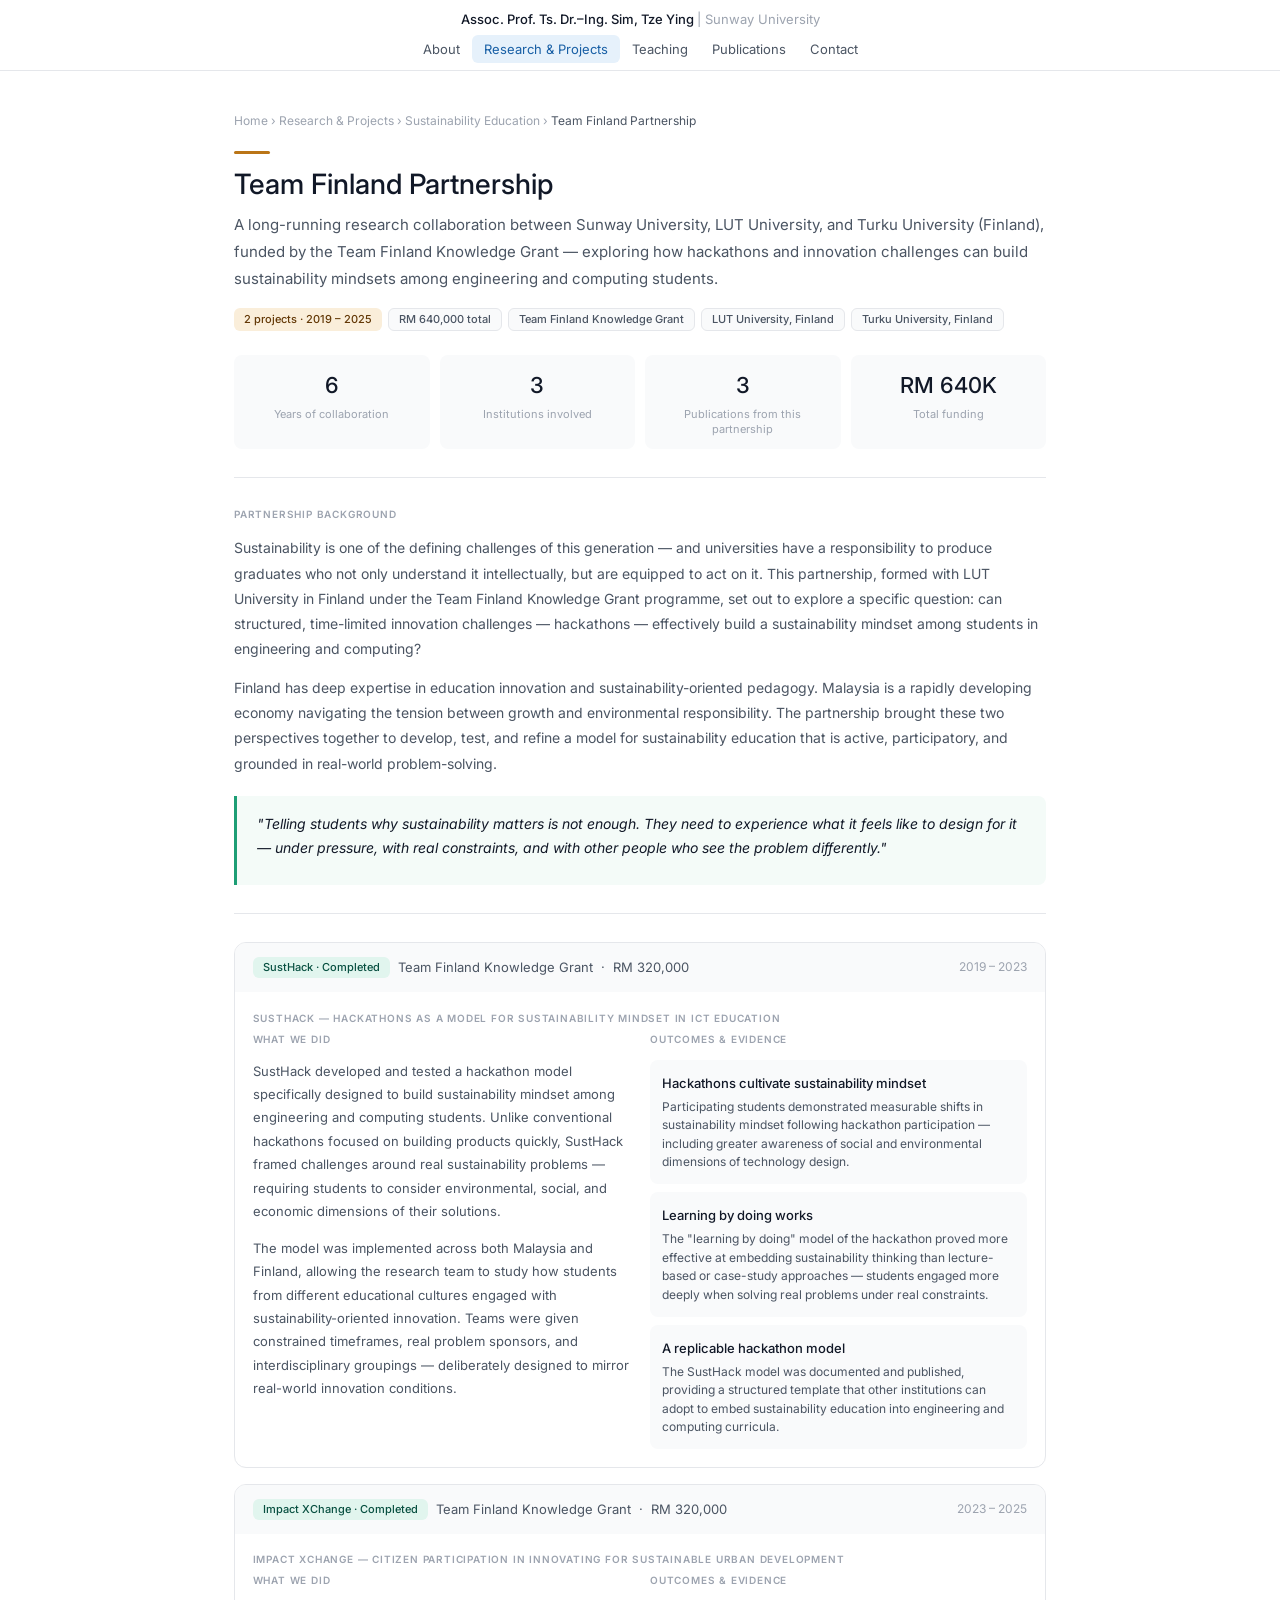
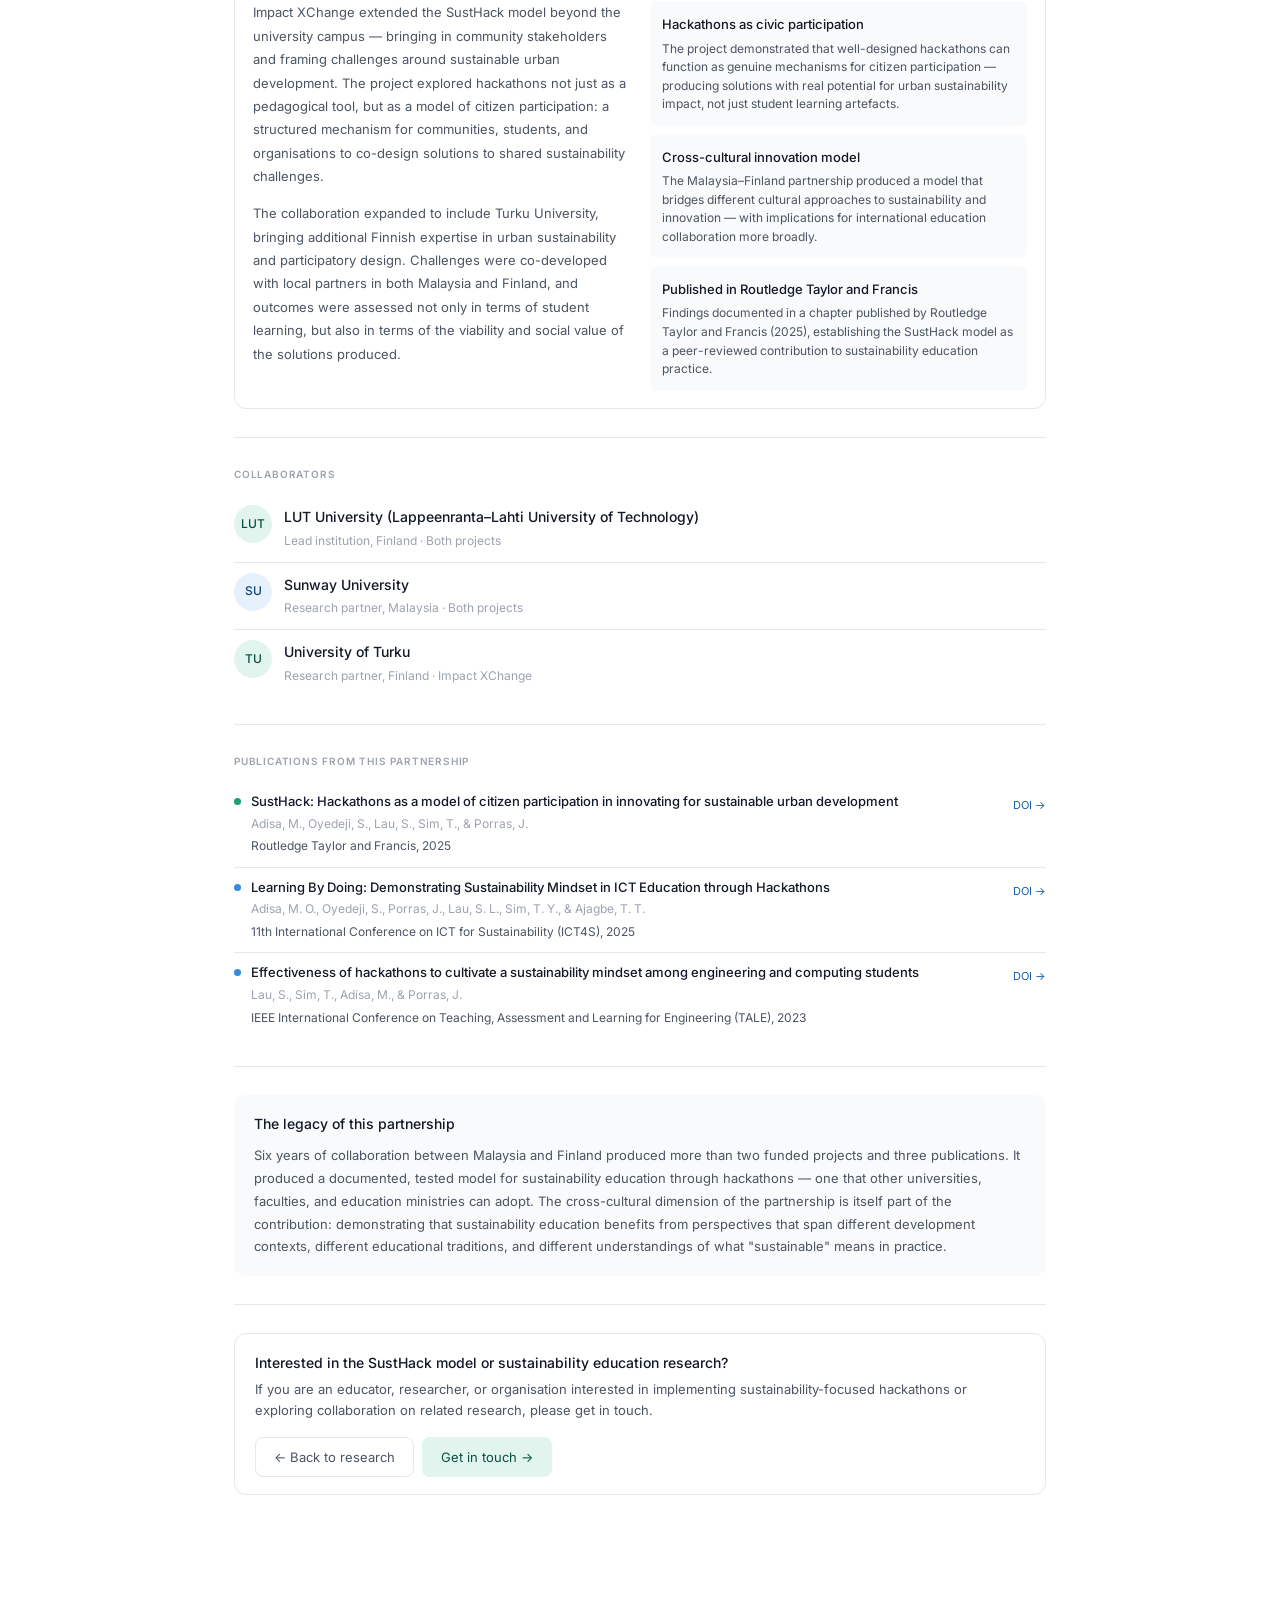
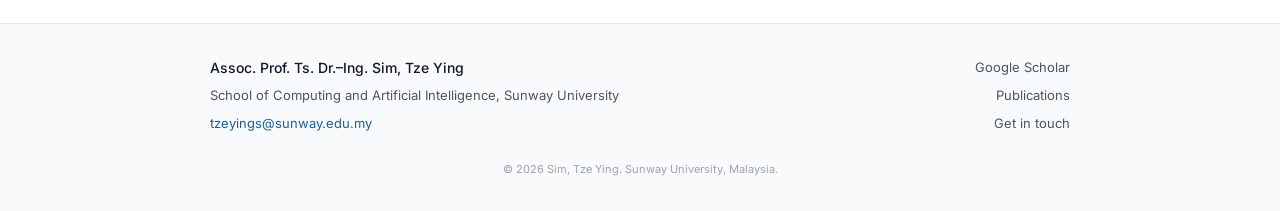
<file: finland-partnership.html>
<!DOCTYPE html>
<html lang="en">
<head>
  <meta charset="UTF-8">
  <meta name="viewport" content="width=device-width, initial-scale=1.0">
  <title>Team Finland Partnership — Dr. Tze Ying Sim</title>
  <link rel="stylesheet" href="css/style.css">
</head>
<body>

<nav>
  <div class="nav-inner">
    <div class="nav-brand">Assoc. Prof. Ts. Dr.–Ing. Sim, Tze Ying <span>| Sunway University</span></div>
    <ul class="nav-links">
      <li><a href="about.html">About</a></li>
      <li><a href="research.html" class="active">Research &amp; Projects</a></li>
      <li><a href="teaching.html">Teaching</a></li>
      <li><a href="publications.html">Publications</a></li>
      <li><a href="contact.html">Contact</a></li>
    </ul>
  </div>
</nav>

<main class="page-wrap">
  <div class="container">

    <p class="breadcrumb">
      <a href="index.html">Home</a> ›
      <a href="research.html">Research &amp; Projects</a> ›
      <a href="research.html">Sustainability Education</a> ›
      <span>Team Finland Partnership</span>
    </p>

    <div class="accent-bar amber"></div>
    <h1 class="page-title">Team Finland Partnership</h1>
    <p class="page-mission">A long-running research collaboration between Sunway University, LUT University, and Turku University (Finland), funded by the Team Finland Knowledge Grant — exploring how hackathons and innovation challenges can build sustainability mindsets among engineering and computing students.</p>

    <div class="badges">
      <span class="badge badge-amber">2 projects · 2019 – 2025</span>
      <span class="badge badge-gray">RM 640,000 total</span>
      <span class="badge badge-gray">Team Finland Knowledge Grant</span>
      <span class="badge badge-gray">LUT University, Finland</span>
      <span class="badge badge-gray">Turku University, Finland</span>
    </div>

    <div class="stat-bar">
      <div class="stat-chip">
        <div class="stat-num">6</div>
        <div class="stat-lbl">Years of collaboration</div>
      </div>
      <div class="stat-chip">
        <div class="stat-num">3</div>
        <div class="stat-lbl">Institutions involved</div>
      </div>
      <div class="stat-chip">
        <div class="stat-num">3</div>
        <div class="stat-lbl">Publications from this partnership</div>
      </div>
      <div class="stat-chip">
        <div class="stat-num">RM 640K</div>
        <div class="stat-lbl">Total funding</div>
      </div>
    </div>

    <hr>

    <!-- Background -->
    <p class="section-label">Partnership background</p>
    <p class="body-text">Sustainability is one of the defining challenges of this generation — and universities have a responsibility to produce graduates who not only understand it intellectually, but are equipped to act on it. This partnership, formed with LUT University in Finland under the Team Finland Knowledge Grant programme, set out to explore a specific question: can structured, time-limited innovation challenges — hackathons — effectively build a sustainability mindset among students in engineering and computing?</p>
    <p class="body-text">Finland has deep expertise in education innovation and sustainability-oriented pedagogy. Malaysia is a rapidly developing economy navigating the tension between growth and environmental responsibility. The partnership brought these two perspectives together to develop, test, and refine a model for sustainability education that is active, participatory, and grounded in real-world problem-solving.</p>

    <div class="pull-quote">
      <p>"Telling students why sustainability matters is not enough. They need to experience what it feels like to design for it — under pressure, with real constraints, and with other people who see the problem differently."</p>
    </div>

    <hr>

    <!-- SustHack -->
    <div class="phase-panel">
      <div class="phase-head">
        <div class="phase-head-left">
          <span class="badge badge-done">SustHack · Completed</span>
          <span class="phase-head-title">Team Finland Knowledge Grant &nbsp;·&nbsp; RM 320,000</span>
        </div>
        <span class="phase-date">2019 – 2023</span>
      </div>
      <div class="phase-body">
        <p class="section-label" style="margin-bottom: 4px;">SustHack — Hackathons as a model for sustainability mindset in ICT education</p>
        <div class="phase-grid">
          <div>
            <p class="section-label">What we did</p>
            <p class="body-text" style="font-size:13px;">SustHack developed and tested a hackathon model specifically designed to build sustainability mindset among engineering and computing students. Unlike conventional hackathons focused on building products quickly, SustHack framed challenges around real sustainability problems — requiring students to consider environmental, social, and economic dimensions of their solutions.</p>
            <p class="body-text" style="font-size:13px;">The model was implemented across both Malaysia and Finland, allowing the research team to study how students from different educational cultures engaged with sustainability-oriented innovation. Teams were given constrained timeframes, real problem sponsors, and interdisciplinary groupings — deliberately designed to mirror real-world innovation conditions.</p>
          </div>
          <div>
            <p class="section-label">Outcomes &amp; evidence</p>
            <div class="outcome-list">
              <div class="outcome-card">
                <h4>Hackathons cultivate sustainability mindset</h4>
                <p>Participating students demonstrated measurable shifts in sustainability mindset following hackathon participation — including greater awareness of social and environmental dimensions of technology design.</p>
              </div>
              <div class="outcome-card">
                <h4>Learning by doing works</h4>
                <p>The "learning by doing" model of the hackathon proved more effective at embedding sustainability thinking than lecture-based or case-study approaches — students engaged more deeply when solving real problems under real constraints.</p>
              </div>
              <div class="outcome-card">
                <h4>A replicable hackathon model</h4>
                <p>The SustHack model was documented and published, providing a structured template that other institutions can adopt to embed sustainability education into engineering and computing curricula.</p>
              </div>
            </div>
          </div>
        </div>
      </div>
    </div>

    <!-- Impact XChange -->
    <div class="phase-panel">
      <div class="phase-head">
        <div class="phase-head-left">
          <span class="badge badge-done">Impact XChange · Completed</span>
          <span class="phase-head-title">Team Finland Knowledge Grant &nbsp;·&nbsp; RM 320,000</span>
        </div>
        <span class="phase-date">2023 – 2025</span>
      </div>
      <div class="phase-body">
        <p class="section-label" style="margin-bottom: 4px;">Impact XChange — Citizen participation in innovating for sustainable urban development</p>
        <div class="phase-grid">
          <div>
            <p class="section-label">What we did</p>
            <p class="body-text" style="font-size:13px;">Impact XChange extended the SustHack model beyond the university campus — bringing in community stakeholders and framing challenges around sustainable urban development. The project explored hackathons not just as a pedagogical tool, but as a model of citizen participation: a structured mechanism for communities, students, and organisations to co-design solutions to shared sustainability challenges.</p>
            <p class="body-text" style="font-size:13px;">The collaboration expanded to include Turku University, bringing additional Finnish expertise in urban sustainability and participatory design. Challenges were co-developed with local partners in both Malaysia and Finland, and outcomes were assessed not only in terms of student learning, but also in terms of the viability and social value of the solutions produced.</p>
          </div>
          <div>
            <p class="section-label">Outcomes &amp; evidence</p>
            <div class="outcome-list">
              <div class="outcome-card">
                <h4>Hackathons as civic participation</h4>
                <p>The project demonstrated that well-designed hackathons can function as genuine mechanisms for citizen participation — producing solutions with real potential for urban sustainability impact, not just student learning artefacts.</p>
              </div>
              <div class="outcome-card">
                <h4>Cross-cultural innovation model</h4>
                <p>The Malaysia–Finland partnership produced a model that bridges different cultural approaches to sustainability and innovation — with implications for international education collaboration more broadly.</p>
              </div>
              <div class="outcome-card">
                <h4>Published in Routledge Taylor and Francis</h4>
                <p>Findings documented in a chapter published by Routledge Taylor and Francis (2025), establishing the SustHack model as a peer-reviewed contribution to sustainability education practice.</p>
              </div>
            </div>
          </div>
        </div>
      </div>
    </div>

    <hr>

    <!-- Collaborators -->
    <p class="section-label">Collaborators</p>
    <div class="collab-list">
      <div class="collab-row">
        <div class="avatar av-teal">LUT</div>
        <div>
          <p class="collab-name">LUT University (Lappeenranta–Lahti University of Technology)</p>
          <p class="collab-role">Lead institution, Finland · Both projects</p>
        </div>
      </div>
      <div class="collab-row">
        <div class="avatar av-blue">SU</div>
        <div>
          <p class="collab-name">Sunway University</p>
          <p class="collab-role">Research partner, Malaysia · Both projects</p>
        </div>
      </div>
      <div class="collab-row">
        <div class="avatar av-teal">TU</div>
        <div>
          <p class="collab-name">University of Turku</p>
          <p class="collab-role">Research partner, Finland · Impact XChange</p>
        </div>
      </div>
    </div>

    <hr>

    <!-- Publications -->
    <p class="section-label">Publications from this partnership</p>
    <div class="pub-list">
      <div class="pub-entry">
        <div class="pub-dot journal"></div>
        <div class="pub-body">
          <p class="pub-title">SustHack: Hackathons as a model of citizen participation in innovating for sustainable urban development</p>
          <p class="pub-authors">Adisa, M., Oyedeji, S., Lau, S., Sim, T., &amp; Porras, J.</p>
          <p class="pub-venue">Routledge Taylor and Francis, 2025</p>
        </div>
        <span class="pub-link">DOI →</span>
      </div>
      <div class="pub-entry">
        <div class="pub-dot conf"></div>
        <div class="pub-body">
          <p class="pub-title">Learning By Doing: Demonstrating Sustainability Mindset in ICT Education through Hackathons</p>
          <p class="pub-authors">Adisa, M. O., Oyedeji, S., Porras, J., Lau, S. L., Sim, T. Y., &amp; Ajagbe, T. T.</p>
          <p class="pub-venue">11th International Conference on ICT for Sustainability (ICT4S), 2025</p>
        </div>
        <span class="pub-link">DOI →</span>
      </div>
      <div class="pub-entry">
        <div class="pub-dot conf"></div>
        <div class="pub-body">
          <p class="pub-title">Effectiveness of hackathons to cultivate a sustainability mindset among engineering and computing students</p>
          <p class="pub-authors">Lau, S., Sim, T., Adisa, M., &amp; Porras, J.</p>
          <p class="pub-venue">IEEE International Conference on Teaching, Assessment and Learning for Engineering (TALE), 2023</p>
        </div>
        <span class="pub-link">DOI →</span>
      </div>
    </div>

    <hr>

    <!-- What comes next -->
    <div class="next-box">
      <h3>The legacy of this partnership</h3>
      <p>Six years of collaboration between Malaysia and Finland produced more than two funded projects and three publications. It produced a documented, tested model for sustainability education through hackathons — one that other universities, faculties, and education ministries can adopt. The cross-cultural dimension of the partnership is itself part of the contribution: demonstrating that sustainability education benefits from perspectives that span different development contexts, different educational traditions, and different understandings of what "sustainable" means in practice.</p>
    </div>

    <hr>

    <!-- CTA -->
    <div class="cta-band">
      <div>
        <h3>Interested in the SustHack model or sustainability education research?</h3>
        <p>If you are an educator, researcher, or organisation interested in implementing sustainability-focused hackathons or exploring collaboration on related research, please get in touch.</p>
      </div>
      <div class="btn-row">
        <a href="research.html" class="btn">← Back to research</a>
        <a href="contact.html" class="btn btn-primary">Get in touch →</a>
      </div>
    </div>

  </div>
</main>

<footer>
  <div class="footer-inner">
    <div>
      <p class="footer-name">Assoc. Prof. Ts. Dr.–Ing. Sim, Tze Ying</p>
      <p class="footer-affil">School of Computing and Artificial Intelligence, Sunway University</p>
      <a href="mailto:tzeyings@sunway.edu.my" class="footer-email">tzeyings@sunway.edu.my</a>
    </div>
    <div class="footer-links">
      <a href="https://scholar.google.com/citations?user=vHaWs4kAAAAJ&hl=en" target="_blank">Google Scholar</a>
      <a href="publications.html">Publications</a>
      <a href="contact.html">Get in touch</a>
    </div>
  </div>
  <p class="footer-copy">© 2026 Sim, Tze Ying. Sunway University, Malaysia.</p>
</footer>

</body>
</html>
</file>
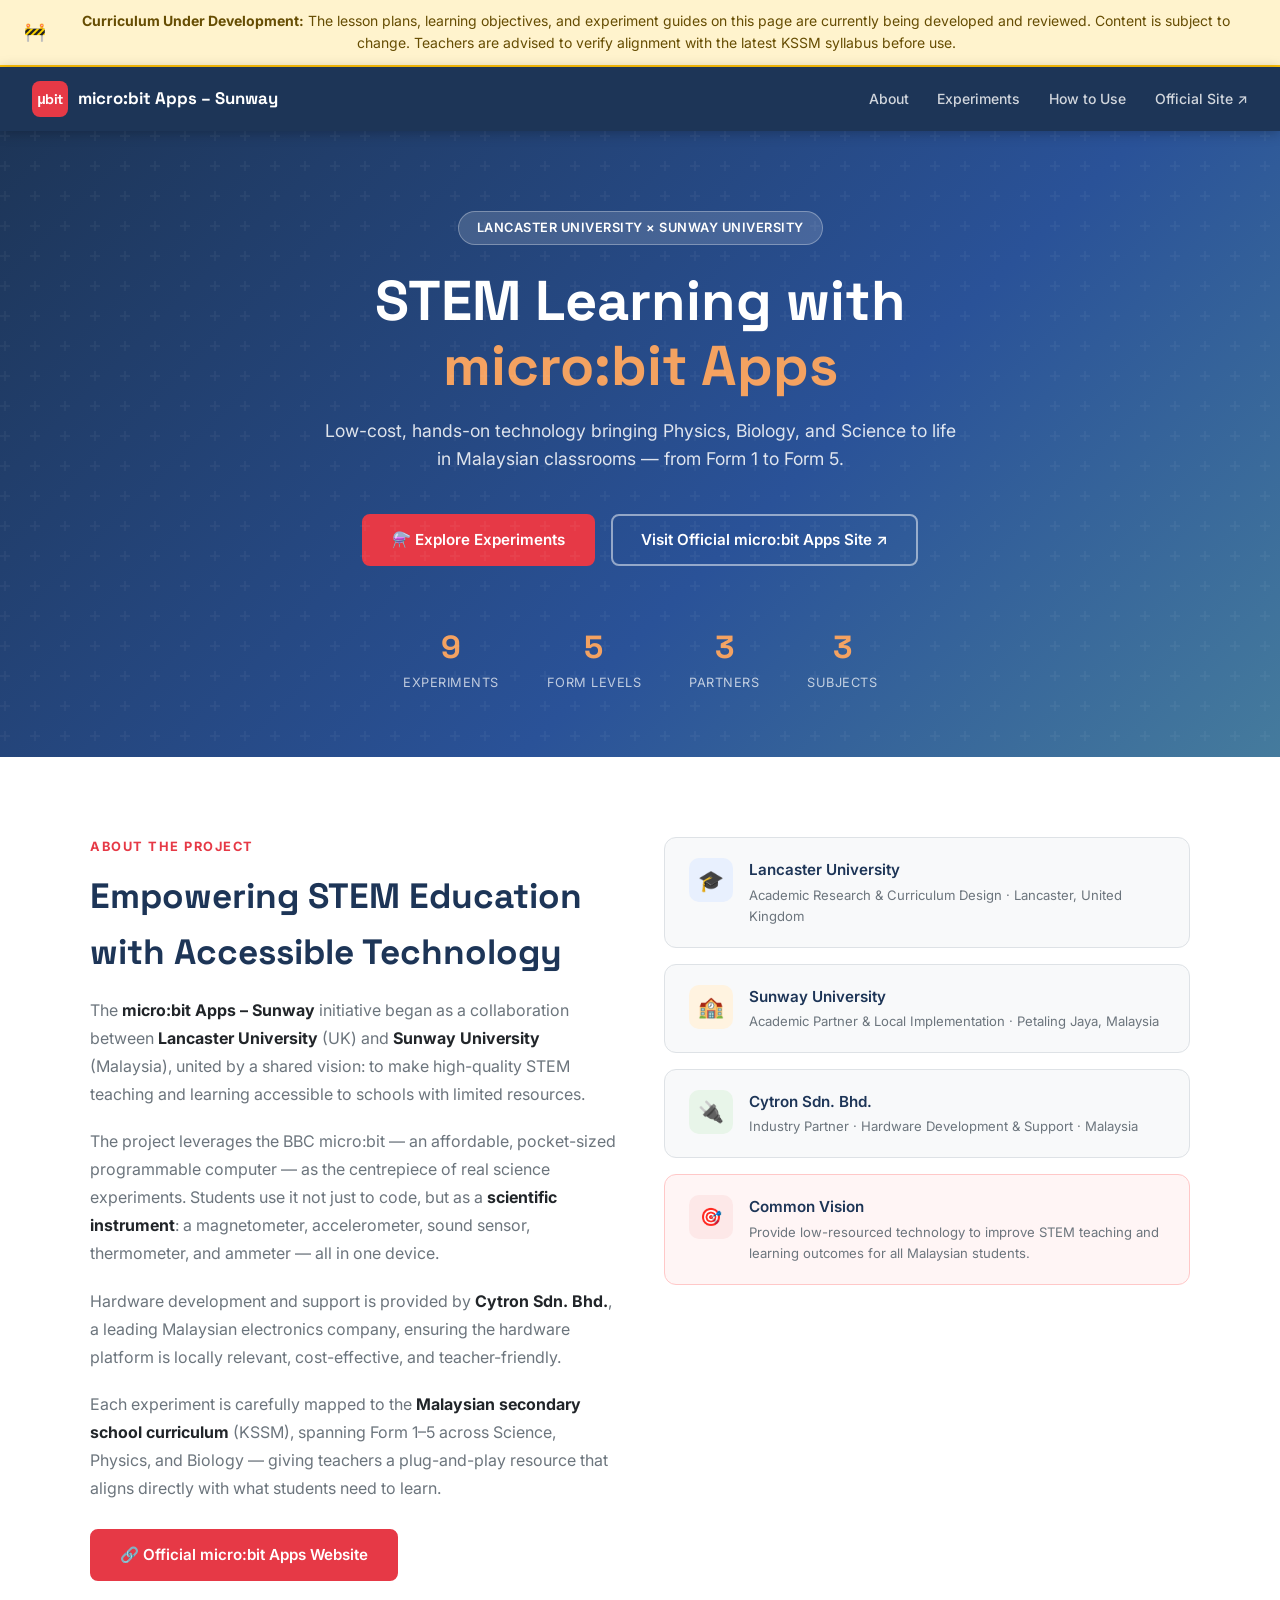
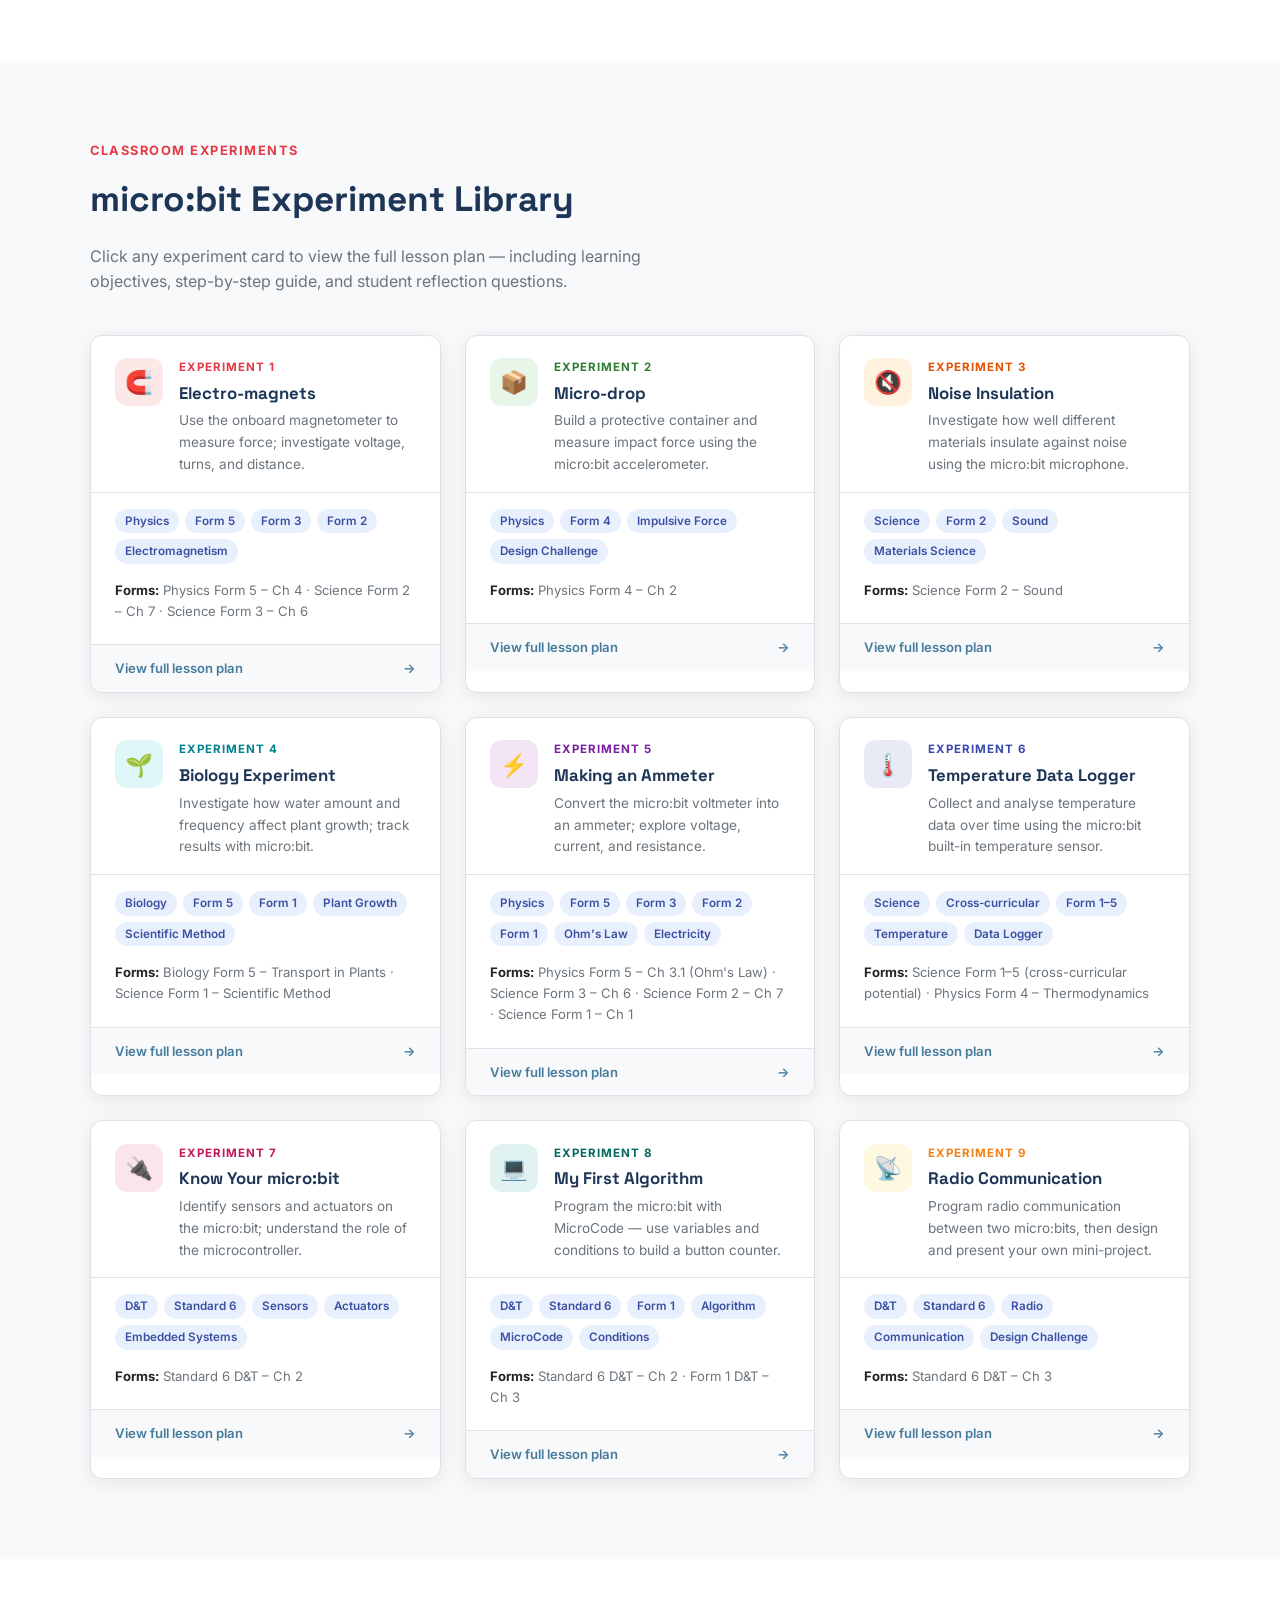
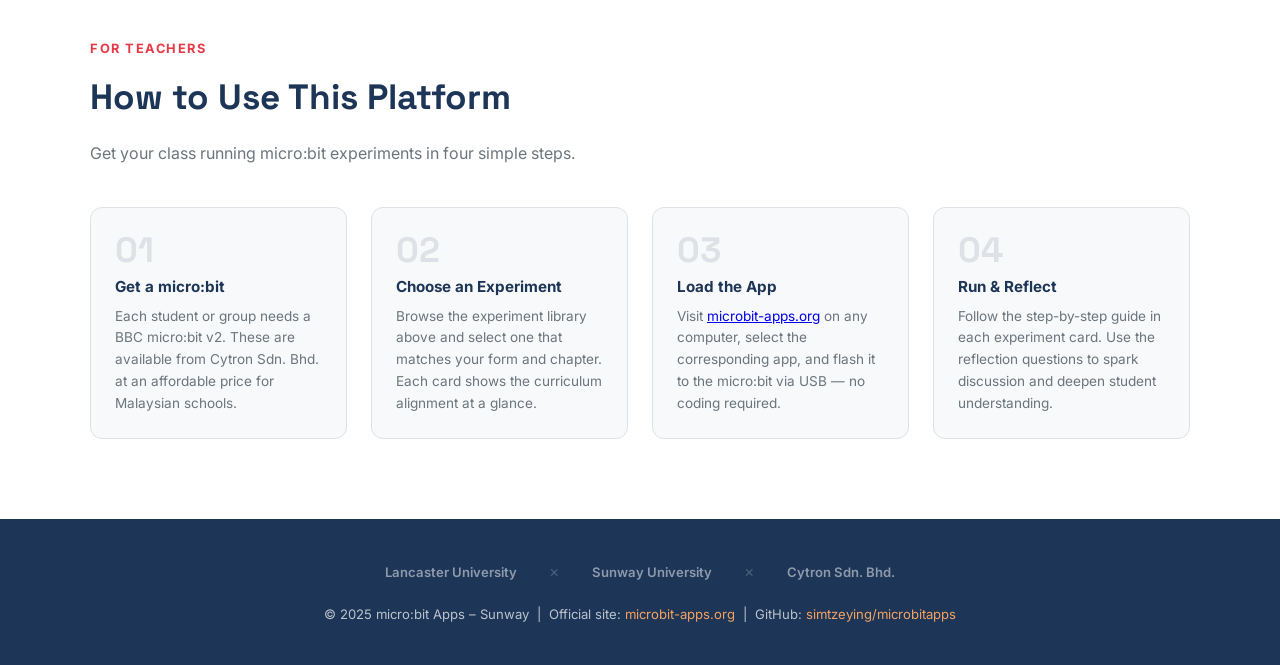
<file: microbitapps.html>
<!DOCTYPE html>
<html lang="en">
<head>
  <meta charset="UTF-8" />
  <meta name="viewport" content="width=device-width, initial-scale=1.0" />
  <title>micro:bit Apps – Sunway | STEM Learning Platform</title>
  <meta name="description" content="A collaborative STEM teaching platform using micro:bit apps, developed by Lancaster University and Sunway University with Cytron Sdn. Bhd." />
  <link rel="preconnect" href="https://fonts.googleapis.com" />
  <link rel="preconnect" href="https://fonts.gstatic.com" crossorigin />
  <link href="https://fonts.googleapis.com/css2?family=Inter:wght@300;400;500;600;700;800&family=Space+Grotesk:wght@500;700&display=swap" rel="stylesheet" />
  
<!-- ─── VISITOR ANALYTICS (GoatCounter – private dashboard only) ── -->
<!-- Sign up at https://www.goatcounter.com → replace YOUR_CODE below with your site code -->
<script data-goatcounter="https://simtzeying.goatcounter.com/count"
        async src="//gc.zgo.at/count.js"></script>
  
  <style>
    :root {
      --primary:     #e63946;
      --primary-dk:  #c1121f;
      --accent:      #f4a261;
      --navy:        #1d3557;
      --navy-lt:     #457b9d;
      --bg:          #f8f9fa;
      --white:       #ffffff;
      --text:        #212529;
      --text-muted:  #6c757d;
      --border:      #dee2e6;
      --card-shadow: 0 4px 20px rgba(0,0,0,0.08);
      --radius:      12px;
    }

    *, *::before, *::after { box-sizing: border-box; margin: 0; padding: 0; }

    html { scroll-behavior: smooth; }

    body {
      font-family: 'Inter', sans-serif;
      background: var(--bg);
      color: var(--text);
      line-height: 1.6;
    }

    /* ─── NAV ─────────────────────────────────────────────── */
    nav {
      position: sticky;
      top: 0;
      z-index: 100;
      background: var(--navy);
      padding: 0 2rem;
      display: flex;
      align-items: center;
      justify-content: space-between;
      height: 64px;
      box-shadow: 0 2px 12px rgba(0,0,0,0.25);
    }
    .nav-brand {
      display: flex;
      align-items: center;
      gap: 10px;
      text-decoration: none;
    }
    .nav-logo {
      width: 36px; height: 36px;
      background: var(--primary);
      border-radius: 8px;
      display: flex; align-items: center; justify-content: center;
      font-family: 'Space Grotesk', sans-serif;
      font-weight: 700;
      color: #fff;
      font-size: 14px;
      letter-spacing: -0.5px;
    }
    .nav-title {
      font-family: 'Space Grotesk', sans-serif;
      font-weight: 700;
      color: #fff;
      font-size: 1.05rem;
    }
    .nav-links {
      display: flex;
      gap: 1.8rem;
      list-style: none;
    }
    .nav-links a {
      color: rgba(255,255,255,0.8);
      text-decoration: none;
      font-size: 0.875rem;
      font-weight: 500;
      transition: color .2s;
    }
    .nav-links a:hover { color: #fff; }

    /* ─── HERO ────────────────────────────────────────────── */
    .hero {
      background: linear-gradient(135deg, var(--navy) 0%, #2a5298 60%, var(--navy-lt) 100%);
      color: #fff;
      padding: 5rem 2rem 4rem;
      text-align: center;
      position: relative;
      overflow: hidden;
    }
    .hero::before {
      content: '';
      position: absolute;
      inset: 0;
      pointer-events: none;
      background: url("data:image/svg+xml,%3Csvg width='60' height='60' viewBox='0 0 60 60' xmlns='http://www.w3.org/2000/svg'%3E%3Cg fill='none' fill-rule='evenodd'%3E%3Cg fill='%23ffffff' fill-opacity='0.04'%3E%3Cpath d='M36 34v-4h-2v4h-4v2h4v4h2v-4h4v-2h-4zm0-30V0h-2v4h-4v2h4v4h2V6h4V4h-4zM6 34v-4H4v4H0v2h4v4h2v-4h4v-2H6zM6 4V0H4v4H0v2h4v4h2V6h4V4H6z'/%3E%3C/g%3E%3C/g%3E%3C/svg%3E");
    }
    .hero-badge {
      display: inline-block;
      background: rgba(255,255,255,0.15);
      border: 1px solid rgba(255,255,255,0.3);
      border-radius: 50px;
      padding: 6px 18px;
      font-size: 0.8rem;
      font-weight: 600;
      letter-spacing: .5px;
      text-transform: uppercase;
      margin-bottom: 1.5rem;
    }
    .hero h1 {
      font-family: 'Space Grotesk', sans-serif;
      font-size: clamp(2rem, 5vw, 3.5rem);
      font-weight: 700;
      line-height: 1.15;
      margin-bottom: 1.2rem;
    }
    .hero h1 span { color: var(--accent); }
    .hero p {
      font-size: 1.1rem;
      opacity: .85;
      max-width: 640px;
      margin: 0 auto 2.5rem;
    }
    .hero-buttons {
      display: flex;
      gap: 1rem;
      justify-content: center;
      flex-wrap: wrap;
    }
    .btn {
      padding: 12px 28px;
      border-radius: 8px;
      font-weight: 600;
      font-size: 0.95rem;
      text-decoration: none;
      border: 2px solid transparent;
      cursor: pointer;
      transition: all .2s;
      display: inline-flex;
      align-items: center;
      gap: 8px;
    }
    .btn-primary {
      background: var(--primary);
      color: #fff;
      border-color: var(--primary);
    }
    .btn-primary:hover { background: var(--primary-dk); border-color: var(--primary-dk); }
    .btn-outline {
      background: transparent;
      color: #fff;
      border-color: rgba(255,255,255,0.5);
    }
    .btn-outline:hover { background: rgba(255,255,255,0.12); border-color: #fff; }

    .hero-stats {
      display: flex;
      gap: 3rem;
      justify-content: center;
      margin-top: 3.5rem;
      flex-wrap: wrap;
    }
    .hero-stat { text-align: center; }
    .hero-stat-num {
      font-family: 'Space Grotesk', sans-serif;
      font-size: 2rem;
      font-weight: 700;
      color: var(--accent);
    }
    .hero-stat-label { font-size: 0.8rem; opacity: .7; text-transform: uppercase; letter-spacing: .5px; }

    /* ─── SECTION WRAPPER ─────────────────────────────────── */
    section { padding: 5rem 2rem; }
    .container { max-width: 1100px; margin: 0 auto; }
    .section-label {
      font-size: 0.8rem;
      font-weight: 700;
      text-transform: uppercase;
      letter-spacing: 1.5px;
      color: var(--primary);
      margin-bottom: .6rem;
    }
    .section-title {
      font-family: 'Space Grotesk', sans-serif;
      font-size: clamp(1.6rem, 3vw, 2.2rem);
      font-weight: 700;
      color: var(--navy);
      margin-bottom: 1rem;
    }
    .section-sub {
      color: var(--text-muted);
      max-width: 620px;
      font-size: 1rem;
      margin-bottom: 2.5rem;
    }

    /* ─── ABOUT ───────────────────────────────────────────── */
    #about { background: var(--white); }
    .about-grid {
      display: grid;
      grid-template-columns: 1fr 1fr;
      gap: 3rem;
      align-items: start;
    }
    .about-text p { color: var(--text-muted); margin-bottom: 1.2rem; line-height: 1.75; }
    .about-text p strong { color: var(--text); }
    .partner-cards {
      display: flex;
      flex-direction: column;
      gap: 1rem;
    }
    .partner-card {
      background: var(--bg);
      border: 1px solid var(--border);
      border-radius: var(--radius);
      padding: 1.25rem 1.5rem;
      display: flex;
      align-items: flex-start;
      gap: 1rem;
    }
    .partner-icon {
      width: 44px; height: 44px;
      border-radius: 10px;
      flex-shrink: 0;
      display: flex; align-items: center; justify-content: center;
      font-size: 1.3rem;
    }
    .partner-icon.lu  { background: #e8f0fe; }
    .partner-icon.sun { background: #fff3e0; }
    .partner-icon.cyt { background: #e8f5e9; }
    .partner-name { font-weight: 600; color: var(--navy); font-size: 0.95rem; }
    .partner-role { font-size: 0.82rem; color: var(--text-muted); margin-top: 2px; }

    /* ─── EXPERIMENTS ─────────────────────────────────────── */
    #experiments { background: var(--bg); }
    .exp-grid {
      display: grid;
      grid-template-columns: repeat(auto-fill, minmax(320px, 1fr));
      gap: 1.5rem;
    }
    .exp-card {
      background: var(--white);
      border-radius: var(--radius);
      box-shadow: var(--card-shadow);
      border: 1px solid var(--border);
      overflow: hidden;
      transition: transform .2s, box-shadow .2s;
      cursor: pointer;
    }
    .exp-card:hover {
      transform: translateY(-4px);
      box-shadow: 0 8px 30px rgba(0,0,0,0.12);
    }
    .exp-card-header {
      padding: 1.4rem 1.5rem 1rem;
      border-bottom: 1px solid var(--border);
      display: flex;
      align-items: flex-start;
      gap: 1rem;
    }
    .exp-icon {
      width: 48px; height: 48px;
      border-radius: 12px;
      display: flex; align-items: center; justify-content: center;
      font-size: 1.4rem;
      flex-shrink: 0;
    }
    .exp-num {
      font-size: 0.72rem;
      font-weight: 700;
      text-transform: uppercase;
      letter-spacing: 1px;
      margin-bottom: 3px;
    }
    .exp-title {
      font-family: 'Space Grotesk', sans-serif;
      font-weight: 700;
      font-size: 1.05rem;
      color: var(--navy);
    }
    .exp-desc {
      font-size: 0.85rem;
      color: var(--text-muted);
      margin-top: 4px;
    }
    .exp-card-body { padding: 1rem 1.5rem 1.4rem; }
    .tag-row { display: flex; flex-wrap: wrap; gap: 6px; margin-bottom: 1rem; }
    .tag {
      font-size: 0.73rem;
      font-weight: 600;
      padding: 3px 10px;
      border-radius: 50px;
      background: #e8f0fe;
      color: #3c4fa0;
    }
    .exp-card-footer {
      padding: .8rem 1.5rem;
      background: var(--bg);
      border-top: 1px solid var(--border);
      font-size: 0.82rem;
      color: var(--navy-lt);
      font-weight: 600;
      display: flex;
      align-items: center;
      justify-content: space-between;
    }

    /* colour themes per experiment */
    .theme-1 .exp-icon { background: #fde8e8; }
    .theme-1 .exp-num  { color: var(--primary); }
    .theme-2 .exp-icon { background: #e8f5e9; }
    .theme-2 .exp-num  { color: #2e7d32; }
    .theme-3 .exp-icon { background: #fff3e0; }
    .theme-3 .exp-num  { color: #e65100; }
    .theme-4 .exp-icon { background: #e0f7fa; }
    .theme-4 .exp-num  { color: #00838f; }
    .theme-5 .exp-icon { background: #f3e5f5; }
    .theme-5 .exp-num  { color: #7b1fa2; }
    .theme-6 .exp-icon { background: #e8eaf6; }
    .theme-6 .exp-num  { color: #3949ab; }
    .theme-7 .exp-icon { background: #fce4ec; }
    .theme-7 .exp-num  { color: #c2185b; }
    .theme-8 .exp-icon { background: #e0f2f1; }
    .theme-8 .exp-num  { color: #00695c; }
    .theme-9 .exp-icon { background: #fff8e1; }
    .theme-9 .exp-num  { color: #f57f17; }

    /* ─── MODAL ───────────────────────────────────────────── */
    .modal-overlay {
      display: none;
      position: fixed;
      inset: 0;
      background: rgba(0,0,0,0.55);
      z-index: 999;
      padding: 1.5rem;
      overflow-y: auto;
    }
    .modal-overlay.open { display: flex; align-items: flex-start; justify-content: center; }
    .modal {
      background: var(--white);
      border-radius: 16px;
      width: 100%;
      max-width: 780px;
      margin: auto;
      box-shadow: 0 20px 60px rgba(0,0,0,0.25);
      overflow: hidden;
      position: relative;
    }
    .modal-header {
      padding: 2rem 2rem 1.2rem;
      border-bottom: 1px solid var(--border);
      display: flex;
      align-items: flex-start;
      justify-content: space-between;
      gap: 1rem;
    }
    .modal-close {
      background: var(--bg);
      border: 1px solid var(--border);
      border-radius: 8px;
      width: 36px; height: 36px;
      display: flex; align-items: center; justify-content: center;
      cursor: pointer;
      font-size: 1.1rem;
      flex-shrink: 0;
      transition: background .2s;
    }
    .modal-close:hover { background: var(--border); }
    .modal-body { padding: 1.5rem 2rem 2rem; }
    .modal-section { margin-bottom: 1.8rem; }
    .modal-section-title {
      font-family: 'Space Grotesk', sans-serif;
      font-weight: 700;
      font-size: 0.95rem;
      color: var(--navy);
      text-transform: uppercase;
      letter-spacing: .5px;
      margin-bottom: .6rem;
      display: flex;
      align-items: center;
      gap: 8px;
    }
    .modal-section-title::after {
      content: '';
      flex: 1;
      height: 1px;
      background: var(--border);
    }
    .modal-section p, .modal-section li {
      font-size: 0.92rem;
      color: var(--text-muted);
      line-height: 1.7;
    }
    .modal-section ul, .modal-section ol {
      padding-left: 1.4rem;
      display: flex;
      flex-direction: column;
      gap: 6px;
    }
    .modal-section ol li::marker { font-weight: 600; color: var(--navy); }
    .info-grid {
      display: grid;
      grid-template-columns: 1fr 1fr;
      gap: .8rem;
    }
    .info-cell {
      background: var(--bg);
      border-radius: 8px;
      padding: .75rem 1rem;
    }
    .info-cell-label { font-size: 0.72rem; font-weight: 700; color: var(--text-muted); text-transform: uppercase; letter-spacing: .5px; }
    .info-cell-value { font-size: 0.9rem; color: var(--text); font-weight: 500; margin-top: 2px; }
    .q-list li {
      background: var(--bg);
      border-radius: 8px;
      padding: .6rem .9rem;
      list-style: none;
      padding-left: .9rem;
      border-left: 3px solid var(--accent);
    }
    .q-list { padding-left: 0 !important; }

    /* ─── HOW IT WORKS ────────────────────────────────────── */
    #how { background: var(--white); }
    .steps-grid {
      display: grid;
      grid-template-columns: repeat(auto-fill, minmax(220px, 1fr));
      gap: 1.5rem;
      counter-reset: step;
    }
    .step {
      background: var(--bg);
      border-radius: var(--radius);
      padding: 1.5rem;
      border: 1px solid var(--border);
      position: relative;
    }
    .step-num {
      font-family: 'Space Grotesk', sans-serif;
      font-size: 2.2rem;
      font-weight: 800;
      color: var(--border);
      line-height: 1;
      margin-bottom: .5rem;
    }
    .step-title { font-weight: 700; color: var(--navy); margin-bottom: .4rem; font-size: .95rem; }
    .step-text  { font-size: .85rem; color: var(--text-muted); line-height: 1.6; }

    /* ─── FOOTER ──────────────────────────────────────────── */
    footer {
      background: var(--navy);
      color: rgba(255,255,255,0.7);
      text-align: center;
      padding: 2.5rem 2rem;
    }
    footer a { color: var(--accent); text-decoration: none; }
    footer a:hover { text-decoration: underline; }
    .footer-logos {
      display: flex;
      justify-content: center;
      align-items: center;
      gap: 2rem;
      flex-wrap: wrap;
      margin-bottom: 1.2rem;
    }
    .footer-partner {
      font-size: .82rem;
      font-weight: 600;
      color: rgba(255,255,255,.5);
    }
    footer p { font-size: .82rem; }

    /* ─── RESPONSIVE ──────────────────────────────────────── */
    @media (max-width: 700px) {
      .nav-links { display: none; }
      .about-grid { grid-template-columns: 1fr; }
      .info-grid  { grid-template-columns: 1fr; }
      .modal-body { padding: 1rem 1.2rem 1.5rem; }
      .modal-header { padding: 1.2rem; }
    }
  </style>
</head>
<body>

<!-- ─── DEV BANNER ──────────────────────────────────────────── -->
<div style="background:#fff3cd;border-bottom:2px solid #ffc107;padding:10px 1.5rem;display:flex;align-items:center;gap:10px;font-size:0.875rem;color:#664d03;justify-content:center;text-align:center;">
  <span style="font-size:1.1rem;">🚧</span>
  <span><strong>Curriculum Under Development:</strong> The lesson plans, learning objectives, and experiment guides on this page are currently being developed and reviewed. Content is subject to change. Teachers are advised to verify alignment with the latest KSSM syllabus before use.</span>
</div>

<!-- ─── NAV ─────────────────────────────────────────────────── -->
<nav>
  <a href="#" class="nav-brand">
    <div class="nav-logo">μbit</div>
    <span class="nav-title">micro:bit Apps – Sunway</span>
  </a>
  <ul class="nav-links">
    <li><a href="#about">About</a></li>
    <li><a href="#experiments">Experiments</a></li>
    <li><a href="#how">How to Use</a></li>
    <li><a href="https://microbit-apps.org/" target="_blank" rel="noopener">Official Site ↗</a></li>
  </ul>
</nav>

<!-- ─── HERO ──────────────────────────────────────────────────── -->
<header class="hero">
  <div class="hero-badge">Lancaster University × Sunway University</div>
  <h1>STEM Learning with<br/><span>micro:bit Apps</span></h1>
  <p>Low-cost, hands-on technology bringing Physics, Biology, and Science to life in Malaysian classrooms — from Form 1 to Form 5.</p>
  <div class="hero-buttons">
    <a href="#experiments" class="btn btn-primary">
      ⚗️ Explore Experiments
    </a>
    <a href="https://microbit-apps.org/" target="_blank" rel="noopener" class="btn btn-outline">
      Visit Official micro:bit Apps Site ↗
    </a>
  </div>
  <div class="hero-stats">
    <div class="hero-stat">
      <div class="hero-stat-num">9</div>
      <div class="hero-stat-label">Experiments</div>
    </div>
    <div class="hero-stat">
      <div class="hero-stat-num">5</div>
      <div class="hero-stat-label">Form Levels</div>
    </div>
    <div class="hero-stat">
      <div class="hero-stat-num">3</div>
      <div class="hero-stat-label">Partners</div>
    </div>
    <div class="hero-stat">
      <div class="hero-stat-num">3</div>
      <div class="hero-stat-label">Subjects</div>
    </div>
  </div>
</header>

<!-- ─── ABOUT ─────────────────────────────────────────────────── -->
<section id="about">
  <div class="container">
    <div class="about-grid">
      <div class="about-text">
        <div class="section-label">About the Project</div>
        <h2 class="section-title">Empowering STEM Education with Accessible Technology</h2>
        <p>
          The <strong>micro:bit Apps – Sunway</strong> initiative began as a collaboration between
          <strong>Lancaster University</strong> (UK) and <strong>Sunway University</strong> (Malaysia),
          united by a shared vision: to make high-quality STEM teaching and learning accessible to
          schools with limited resources.
        </p>
        <p>
          The project leverages the BBC micro:bit — an affordable, pocket-sized programmable computer —
          as the centrepiece of real science experiments. Students use it not just to code, but as a
          <strong>scientific instrument</strong>: a magnetometer, accelerometer, sound sensor,
          thermometer, and ammeter — all in one device.
        </p>
        <p>
          Hardware development and support is provided by <strong>Cytron Sdn. Bhd.</strong>, a leading
          Malaysian electronics company, ensuring the hardware platform is locally relevant,
          cost-effective, and teacher-friendly.
        </p>
        <p>
          Each experiment is carefully mapped to the <strong>Malaysian secondary school curriculum</strong>
          (KSSM), spanning Form 1–5 across Science, Physics, and Biology — giving teachers a
          plug-and-play resource that aligns directly with what students need to learn.
        </p>
        <a href="https://microbit-apps.org/" class="btn btn-primary" target="_blank" rel="noopener" style="margin-top:.5rem;">
          🔗 Official micro:bit Apps Website
        </a>
      </div>
      <div>
        <div class="partner-cards">
          <div class="partner-card">
            <div class="partner-icon lu">🎓</div>
            <div>
              <div class="partner-name">Lancaster University</div>
              <div class="partner-role">Academic Research & Curriculum Design · Lancaster, United Kingdom</div>
            </div>
          </div>
          <div class="partner-card">
            <div class="partner-icon sun">🏫</div>
            <div>
              <div class="partner-name">Sunway University</div>
              <div class="partner-role">Academic Partner & Local Implementation · Petaling Jaya, Malaysia</div>
            </div>
          </div>
          <div class="partner-card">
            <div class="partner-icon cyt">🔌</div>
            <div>
              <div class="partner-name">Cytron Sdn. Bhd.</div>
              <div class="partner-role">Industry Partner · Hardware Development & Support · Malaysia</div>
            </div>
          </div>
          <div class="partner-card" style="background:#fff5f5; border-color:#ffc8c8;">
            <div class="partner-icon" style="background:#fde8e8; font-size:1.1rem;">🎯</div>
            <div>
              <div class="partner-name">Common Vision</div>
              <div class="partner-role">Provide low-resourced technology to improve STEM teaching and learning outcomes for all Malaysian students.</div>
            </div>
          </div>
        </div>
      </div>
    </div>
  </div>
</section>

<!-- ─── EXPERIMENTS ────────────────────────────────────────────── -->
<section id="experiments">
  <div class="container">
    <div class="section-label">Classroom Experiments</div>
    <h2 class="section-title">micro:bit Experiment Library</h2>
    <p class="section-sub">Click any experiment card to view the full lesson plan — including learning objectives, step-by-step guide, and student reflection questions.</p>

    <div class="exp-grid" id="expGrid">
      <!-- Cards injected by JS -->
    </div>
  </div>
</section>

<!-- ─── HOW IT WORKS ───────────────────────────────────────────── -->
<section id="how">
  <div class="container">
    <div class="section-label">For Teachers</div>
    <h2 class="section-title">How to Use This Platform</h2>
    <p class="section-sub">Get your class running micro:bit experiments in four simple steps.</p>
    <div class="steps-grid">
      <div class="step">
        <div class="step-num">01</div>
        <div class="step-title">Get a micro:bit</div>
        <div class="step-text">Each student or group needs a BBC micro:bit v2. These are available from Cytron Sdn. Bhd. at an affordable price for Malaysian schools.</div>
      </div>
      <div class="step">
        <div class="step-num">02</div>
        <div class="step-title">Choose an Experiment</div>
        <div class="step-text">Browse the experiment library above and select one that matches your form and chapter. Each card shows the curriculum alignment at a glance.</div>
      </div>
      <div class="step">
        <div class="step-num">03</div>
        <div class="step-title">Load the App</div>
        <div class="step-text">Visit <a href="https://microbit-apps.org/" target="_blank" rel="noopener">microbit-apps.org</a> on any computer, select the corresponding app, and flash it to the micro:bit via USB — no coding required.</div>
      </div>
      <div class="step">
        <div class="step-num">04</div>
        <div class="step-title">Run & Reflect</div>
        <div class="step-text">Follow the step-by-step guide in each experiment card. Use the reflection questions to spark discussion and deepen student understanding.</div>
      </div>
    </div>
  </div>
</section>

<!-- ─── FOOTER ─────────────────────────────────────────────────── -->
<footer>
  <div class="footer-logos">
    <span class="footer-partner">Lancaster University</span>
    <span style="color:rgba(255,255,255,.2)">×</span>
    <span class="footer-partner">Sunway University</span>
    <span style="color:rgba(255,255,255,.2)">×</span>
    <span class="footer-partner">Cytron Sdn. Bhd.</span>
  </div>
  <p>
    © 2025 micro:bit Apps – Sunway &nbsp;|&nbsp;
    Official site: <a href="https://microbit-apps.org/" target="_blank" rel="noopener">microbit-apps.org</a> &nbsp;|&nbsp;
    GitHub: <a href="https://github.com/simtzeying/microbitapps" target="_blank" rel="noopener">simtzeying/microbitapps</a>
  </p>
</footer>

<!-- ─── MODAL ──────────────────────────────────────────────────── -->
<div class="modal-overlay" id="modalOverlay" onclick="closeModal(event)">
  <div class="modal" id="modal">
    <div class="modal-header" id="modalHeader">
      <div></div>
      <button class="modal-close" onclick="closeModalBtn()">✕</button>
    </div>
    <div class="modal-body" id="modalBody"></div>
  </div>
</div>

<!-- ─── DATA & LOGIC ───────────────────────────────────────────── -->
<script>
const experiments = [
  {
    id: 1,
    theme: "theme-1",
    icon: "🧲",
    title: "Electro-magnets",
    shortDesc: "Use the onboard magnetometer to measure force; investigate voltage, turns, and distance.",
    subject: "Physics / Science",
    forms: ["Physics Form 5 – Ch 4", "Science Form 2 – Ch 7", "Science Form 3 – Ch 6"],
    chapters: ["Chapter 4: Electromagnetism (Form 5)", "Chapter 7: Electrical and Magnetism (Form 2)", "Chapter 6: Electrical and Magnetism (Form 3)"],
    tags: ["Physics", "Form 5", "Form 3", "Form 2", "Electromagnetism"],
    objectives: [
      "Understand how an electromagnet works and how it differs from a permanent magnet.",
      "Investigate the relationship between voltage, number of wire turns, and magnetic force.",
      "Use the micro:bit magnetometer as a scientific measuring instrument.",
      "Collect, record, and analyse experimental data to identify patterns."
    ],
    steps: [
      "Set up the micro:bit with the Electro-magnets app from microbit-apps.org and connect it via USB.",
      "Wind 10 turns of insulated copper wire tightly around an iron nail to form an electromagnet.",
      "Connect the wire ends to a battery holder (start with 1 × 1.5 V cell) via a switch.",
      "Place the micro:bit magnetometer sensor 1 cm from the nail head. Switch on the circuit and record the magnetometer reading on the micro:bit display.",
      "Increase the voltage by adding a second cell (3 V total). Record the new reading.",
      "Return to 1 cell. Increase the number of turns to 20, then 30, recording readings each time.",
      "Using 20 turns and 3 V, move the magnetometer to 2 cm and then 5 cm from the nail. Record each reading.",
      "Organise all results in a data table with columns: Voltage (V), Number of Turns, Distance (cm), Magnetometer Reading.",
      "Plot line graphs: Magnetic Force vs Voltage; Magnetic Force vs Turns; Magnetic Force vs Distance."
    ],
    conclusion: "The strength of an electromagnet increases with higher voltage and more wire turns. The magnetic force decreases as the distance from the electromagnet increases. Unlike permanent magnets, the strength of an electromagnet can be controlled by adjusting voltage, number of turns, or the material of the core — making it highly useful in real-world applications such as electric motors, relays, and MRI machines.",
    questions: [
      "What happened to the magnetometer reading when you doubled the number of wire turns? Explain why.",
      "How does increasing the voltage affect the strength of the electromagnet?",
      "Using your distance data, describe the pattern between distance and magnetic force. Is it linear or non-linear?",
      "How would replacing the iron nail with a wooden stick affect the results? Why?",
      "Name three everyday devices that use electromagnets. How does each one work?",
      "What safety precautions should be taken when building an electromagnet?"
    ]
  },
  {
    id: 2,
    theme: "theme-2",
    icon: "📦",
    title: "Micro-drop",
    shortDesc: "Build a protective container and measure impact force using the micro:bit accelerometer.",
    subject: "Physics",
    forms: ["Physics Form 4 – Ch 2"],
    chapters: ["Chapter 2: Impulsive Force / Daya dan Gerakan I"],
    tags: ["Physics", "Form 4", "Impulsive Force", "Design Challenge"],
    objectives: [
      "Understand the concept of impulsive force and its relationship to impulse (F = Δmv / Δt).",
      "Design and evaluate protective structures that reduce impact force through extending collision time.",
      "Use the micro:bit accelerometer to measure peak g-force on impact.",
      "Apply the engineering design cycle: design → build → test → improve."
    ],
    steps: [
      "Open the Micro-drop app on your micro:bit (available at microbit-apps.org). The display will show maximum g-force recorded.",
      "Gather available padding materials: cotton wool, bubble wrap, foam, cardboard, rubber bands.",
      "Design a protective container (e.g., using a small cardboard box or plastic cup) that houses the micro:bit safely.",
      "Place the micro:bit inside your container. Press button A to reset the maximum reading to zero.",
      "Hold the container at exactly 1 metre height and release (do not throw). Note the maximum g-force reading on the display.",
      "Modify your container design — add more padding, change material arrangement, or adjust outer shape. Reset and drop again.",
      "Repeat at least 5 different designs, recording: Design Description, Materials Used, Max G-force (g).",
      "Increase the drop height to 1.5 m and 2 m with your best design and record results.",
      "Compare results across groups and identify which design principles minimise impact force."
    ],
    conclusion: "Materials that increase the time over which the collision occurs (Δt) reduce the impulsive force (F), since F = Δmv / Δt and momentum change (Δmv) is constant for the same drop height. Soft, compressible materials such as foam and bubble wrap are most effective because they deform on impact, extending the stopping time. This principle is applied in car crumple zones, sports helmets, and packaging for fragile goods.",
    questions: [
      "Which design produced the lowest g-force reading? What features made it effective?",
      "Using the formula F = Δmv / Δt, explain why a longer stopping time reduces peak force.",
      "How does increasing the drop height affect the impact force? Why?",
      "Where do engineers apply this principle in everyday product design?",
      "If you doubled the mass of the micro:bit inside the container (keeping the drop height constant), predict the effect on impact force. Justify your answer.",
      "How is this experiment related to the design of road safety barriers?"
    ]
  },
  {
    id: 3,
    theme: "theme-3",
    icon: "🔇",
    title: "Noise Insulation",
    shortDesc: "Investigate how well different materials insulate against noise using the micro:bit microphone.",
    subject: "Science",
    forms: ["Science Form 2 – Sound"],
    chapters: ["Chapter: Sound (Form 2 Science)"],
    tags: ["Science", "Form 2", "Sound", "Materials Science"],
    objectives: [
      "Understand that sound is a form of energy that travels as waves through materials.",
      "Investigate and compare the sound insulation properties of different materials.",
      "Use the micro:bit microphone to measure sound intensity.",
      "Identify properties that make materials good or poor sound insulators."
    ],
    steps: [
      "Load the Noise Insulation app onto your micro:bit from microbit-apps.org. The display shows real-time sound level (0–255 scale).",
      "Set up a small Bluetooth speaker or buzzer producing a consistent tone at a fixed volume in the centre of your workspace.",
      "Place the micro:bit 10 cm from the sound source with no insulation. Record the baseline reading (3 measurements, take the average).",
      "Wrap the sound source completely in Material A (e.g., one layer of cotton wool, 2 cm thick). Measure sound level at the same 10 cm distance. Record.",
      "Remove Material A. Repeat step 4 with Material B (foam rubber), Material C (cardboard), Material D (bubble wrap), and Material E (aluminium foil).",
      "For each material, test one layer, then two layers, and record both readings.",
      "Calculate the noise reduction: Baseline Reading − Insulated Reading for each material and layer count.",
      "Present results in a table and plot a bar chart comparing noise reduction across materials."
    ],
    conclusion: "Soft, porous materials (cotton wool, foam) absorb sound energy more effectively than hard, rigid materials (cardboard, aluminium foil). This is because porous materials cause sound waves to lose energy through friction as they pass through tiny air pockets. Adding more layers of insulation generally increases sound reduction. These principles are used in recording studios, concert halls, and the construction of buildings near busy roads.",
    questions: [
      "Which material reduced sound the most? Why do you think it outperformed the others?",
      "What physical properties make a material a good sound insulator?",
      "Did adding a second layer always double the noise reduction? What does your data show?",
      "Why are walls in recording studios typically covered with foam panels rather than smooth plaster?",
      "How is noise pollution harmful to human health? What can communities do to reduce it?",
      "Design an ideal noise-insulating panel for a school classroom next to a busy road. What materials would you choose and why?"
    ]
  },
  {
    id: 4,
    theme: "theme-4",
    icon: "🌱",
    title: "Biology Experiment",
    shortDesc: "Investigate how water amount and frequency affect plant growth; track results with micro:bit.",
    subject: "Biology / Science",
    forms: ["Biology Form 5 – Transport in Plants", "Science Form 1 – Scientific Method"],
    chapters: ["Chapter: Transport in Plants (Biology Form 5)", "Chapter 1: Scientific Method (Science Form 1)"],
    tags: ["Biology", "Form 5", "Form 1", "Plant Growth", "Scientific Method"],
    objectives: [
      "Investigate the effect of water volume and watering frequency on plant growth.",
      "Practice the scientific method: formulate hypothesis, identify variables, collect data, draw conclusions.",
      "Relate findings to the transport of water through xylem vessels in plants (Biology Form 5).",
      "Use micro:bit to log and monitor experimental conditions over time."
    ],
    steps: [
      "Prepare 4 identical plant pots, each with the same soil type and the same type of seedling (e.g., mung bean / kacang hijau).",
      "Label the pots: A = Low Water + Daily, B = High Water + Daily, C = Low Water + Every 3 Days, D = High Water + Every 3 Days.",
      "Low water = 50 ml per watering; High water = 150 ml per watering.",
      "Set up the micro:bit with a simple watering log app (or use it as a stopwatch timer). Each time a pot is watered, press button A to log the event with the date.",
      "Place all pots in the same location (same sunlight, temperature). Water each pot according to its schedule.",
      "Every 3 days, measure and record: plant height (cm), number of leaves, colour of leaves (pale/yellow/dark green), and overall health score (1–5).",
      "Continue for 3–4 weeks. Download or transcribe the micro:bit watering log alongside your plant measurements.",
      "Plot growth curves (height vs. days) for all 4 pots on the same graph.",
      "Identify which treatment produced the healthiest growth and explain why."
    ],
    conclusion: "Plants require an optimal amount of water — too little causes wilting and stunted growth (insufficient water for photosynthesis and cell turgidity), while too much leads to waterlogged soil, oxygen deprivation at the roots, and root rot. The frequency of watering interacts with volume: frequent small amounts can maintain steadier moisture than infrequent large doses. Water is transported from roots to leaves through xylem vessels by transpiration pull. The ideal treatment balances water availability with aeration of the root system.",
    questions: [
      "Which watering treatment (A, B, C, or D) produced the healthiest plants? Explain why using the concept of osmosis and xylem transport.",
      "What is transpiration, and how does it drive water movement from roots to leaves?",
      "What visible signs indicated that a plant was overwatered? Underwatered?",
      "How might a farmer use technology similar to the micro:bit to automate irrigation? What are the benefits?",
      "How does this experiment demonstrate the importance of controlling variables in a scientific investigation?",
      "How could climate change affect water availability for plants in Malaysia? What adaptations might plants develop?"
    ]
  },
  {
    id: 5,
    theme: "theme-5",
    icon: "⚡",
    title: "Making an Ammeter",
    shortDesc: "Convert the micro:bit voltmeter into an ammeter; explore voltage, current, and resistance.",
    subject: "Physics / Science",
    forms: [
      "Physics Form 5 – Ch 3.1 (Ohm's Law)",
      "Science Form 3 – Ch 6",
      "Science Form 2 – Ch 7",
      "Science Form 1 – Ch 1"
    ],
    chapters: [
      "Chapter 3.1: Electricity – Ohm's Law (Physics Form 5)",
      "Chapter 6: Electrical and Magnetism (Science Form 3)",
      "Chapter 7: Pengukuran Kuantiti Elektrik / Ammeter (Science Form 2)",
      "Chapter 1: Ammeter (Science Form 1)"
    ],
    tags: ["Physics", "Form 5", "Form 3", "Form 2", "Form 1", "Ohm's Law", "Electricity"],
    objectives: [
      "Understand the difference between an ammeter and a voltmeter and their circuit connections.",
      "Apply Ohm's Law (V = IR) to convert voltage readings into current values.",
      "Verify Ohm's Law by investigating the relationship between voltage and current.",
      "Construct a simple circuit using the micro:bit as a measuring instrument."
    ],
    steps: [
      "Load the Ammeter app onto your micro:bit from microbit-apps.org. The app reads the analogue pin voltage and displays the calculated current.",
      "Insert a known resistor (10 Ω) in series in a simple circuit: battery → switch → resistor → back to battery. Connect the micro:bit analogue pin across the resistor.",
      "Switch on the circuit. The micro:bit measures the voltage across the 10 Ω resistor and calculates current using I = V / R. Record the displayed current in mA.",
      "Measure the voltage using a standard voltmeter (or the micro:bit voltage display) and verify: calculated I = V / R matches the displayed value.",
      "Replace the 10 Ω resistor with a 22 Ω resistor (keeping voltage constant). Record new current reading.",
      "Repeat with 47 Ω and 100 Ω resistors. Record Resistance (Ω), Voltage (V), and Current (mA) for each.",
      "Connect resistors in series (e.g., 10 Ω + 22 Ω = 32 Ω total) and repeat measurements.",
      "Plot a V–I graph. The gradient of the line equals resistance (R = V / I = gradient). Compare this to your known resistor values.",
      "Discuss: What would happen if you connected an ammeter in parallel? Why would this be dangerous?"
    ],
    conclusion: "The micro:bit successfully functions as an ammeter by measuring the voltage across a known resistance and applying Ohm's Law (I = V / R). The V–I graph produced a straight line through the origin, confirming that current is directly proportional to voltage at constant resistance — the statement of Ohm's Law. The gradient of this line equals 1/R (conductance). This experiment demonstrates that inexpensive microcontrollers can replace expensive laboratory instruments, making electricity experiments more accessible.",
    questions: [
      "Why must an ammeter be connected in series rather than in parallel in a circuit?",
      "What would happen to the current if you doubled the resistance while keeping the voltage constant?",
      "Explain using Ohm's Law why an ideal ammeter must have very low (ideally zero) internal resistance.",
      "How does your V–I graph confirm Ohm's Law? What does the gradient of the line represent?",
      "If the micro:bit shows a current of 150 mA across a 10 Ω resistor, what is the voltage? Show your working.",
      "Name three electrical devices you use daily that rely on Ohm's Law in their circuit design."
    ]
  },
  {
    id: 6,
    theme: "theme-6",
    icon: "🌡️",
    title: "Temperature Data Logger",
    shortDesc: "Collect and analyse temperature data over time using the micro:bit built-in temperature sensor.",
    subject: "Science / Physics",
    forms: ["Science Form 1–5 (cross-curricular potential)", "Physics Form 4 – Thermodynamics"],
    chapters: ["Thermal Energy (Physics)", "Scientific Method (Science Form 1)", "Ecology & Environment (Biology)"],
    tags: ["Science", "Cross-curricular", "Form 1–5", "Temperature", "Data Logger"],
    objectives: [
      "Use the micro:bit as an electronic temperature data logger to collect real-time measurements.",
      "Identify patterns and trends in temperature change over time.",
      "Apply data collection and graphing skills to real-world environmental investigations.",
      "Understand factors that influence temperature variation in different environments."
    ],
    steps: [
      "Load the Temperature Logger app onto your micro:bit from microbit-apps.org.",
      "Decide on your investigation question — e.g., 'How does classroom temperature change throughout the school day?' or 'How does direct sunlight affect the temperature of different coloured surfaces?'",
      "Set the data logging interval: press button A to cycle through options (every 1 min, 5 min, 10 min). Select your interval.",
      "Place the micro:bit in your chosen environment (classroom, outside, near a window, inside a box covered in black vs white paper).",
      "Allow the micro:bit to log temperature data for at least 1 hour (or the full school day for long-term investigations).",
      "Press button B to review the logged data on the micro:bit display, or connect to a computer and use the micro:bit data editor to download CSV data.",
      "Enter the data into a spreadsheet or draw a time–temperature graph by hand. Label axes clearly.",
      "If comparing environments or surfaces, plot both datasets on the same graph using different colours.",
      "Identify: maximum temperature, minimum temperature, rate of temperature change, and any patterns."
    ],
    conclusion: "The micro:bit temperature sensor provides a cost-effective, accurate method to monitor environmental temperature over time. Temperature varies depending on location, time of day, and surface properties — dark surfaces absorb more radiation and reach higher temperatures than light surfaces. The ability to log, download, and graph data demonstrates how digital tools can transform scientific investigation, enabling longer-term and more precise measurements than traditional thermometers. This experiment has cross-curricular potential in Physics (thermal energy, radiation), Biology (ecology, climate), and Chemistry (rate of reaction).",
    questions: [
      "Describe the temperature pattern you observed. At what time of day was it hottest/coldest?",
      "How does this experiment demonstrate the difference between a fair test and an uncontrolled investigation?",
      "If you placed the micro:bit inside a black box vs a white box in sunlight, predict which would be hotter. Explain using the concept of radiation absorption.",
      "How could temperature data logging be used by Malaysian farmers to improve crop yield?",
      "How is global temperature monitoring used by scientists to study climate change?",
      "Design an improved version of this experiment that could run for one full week. What challenges would you face and how would you overcome them?"
    ]
  },
  {
  "id": 7,
  "theme": "theme-7",
  "icon": "🔌",
  "title": "Know Your micro:bit",
  "shortDesc": "Identify sensors and actuators on the micro:bit; understand the role of the microcontroller.",
  "subject": "Design & Technology",
  "forms": [
    "Standard 6 D&T – Ch 2"
  ],
  "chapters": [
    "Chapter 2: Elements in an Electronic System (Standard 6)"
  ],
  "tags": [
    "D&T",
    "Standard 6",
    "Sensors",
    "Actuators",
    "Embedded Systems"
  ],
  "objectives": [
    "Identify the sensors and actuators on a micro:bit.",
    "Differentiate between input (sensor) and output (actuator) components.",
    "Describe the role of the microcontroller in an embedded system."
  ],
  "steps": [
    "Hold your micro:bit and observe both sides. Can you spot the LED grid, buttons, and the edge connector pins?",
    "Using the diagram provided, label each component as either a <strong>sensor (input)</strong> or <strong>actuator (output)</strong>.",
    "Open the micro:bit Apps platform and load the <strong>Sensor Explorer</strong> app onto your micro:bit.",
    "Tilt the board — watch how the LED display reacts to movement. This is the <strong>accelerometer</strong> (sensor) controlling the <strong>LED matrix</strong> (actuator).",
    "Cover the front of the board with your hand and observe the display change — this is the <strong>light sensor</strong> at work.",
    "Press Button A and Button B and record what happens on the display.",
    "Complete the table: list at least <strong>4 sensors</strong> and <strong>3 actuators</strong> found on the micro:bit."
  ],
  "conclusion": "The micro:bit is a miniature embedded system. It contains multiple sensors (inputs) — including an accelerometer, light sensor, temperature sensor, compass, and buttons — and actuators (outputs) such as the LED matrix, buzzer, and radio transmitter. The microcontroller (processor) sits at the centre, reading data from sensors and sending commands to actuators based on its program. This is the same architecture found in smartphones, washing machines, and cars.",
  "questions": [
    "What is the difference between a sensor and an actuator? Give one example of each from the micro:bit.",
    "The micro:bit has a built-in thermometer. Is this a sensor or an actuator? Explain your answer.",
    "Can you think of a real-world device (like a phone or washing machine) that also uses sensors and actuators? Describe how they work together."
  ]
},
  {
  "id": 8,
  "theme": "theme-8",
  "icon": "💻",
  "title": "My First Algorithm",
  "shortDesc": "Program the micro:bit with MicroCode — use variables and conditions to build a button counter.",
  "subject": "Design & Technology",
  "forms": [
    "Standard 6 D&T – Ch 2",
    "Form 1 D&T – Ch 3"
  ],
  "chapters": [
    "Chapter 2: Elements in an Electronic System (Standard 6)",
    "Chapter 3: Development of Algorithm (Form 1)"
  ],
  "tags": [
    "D&T",
    "Standard 6",
    "Form 1",
    "Algorithm",
    "MicroCode",
    "Conditions"
  ],
  "objectives": [
    "Understand the concept of an algorithm and represent it as a sequence of logical steps.",
    "Implement a conditional structure to compare values and respond to input.",
    "Interact with the actuators — LED display and buzzer — using programmed logic."
  ],
  "steps": [
    "Open <strong>MicroCode</strong> on your micro:bit. Create a variable called <strong>A</strong> and set its starting value to 0.",
    "Add a rule: every time <strong>Button A</strong> is pressed, increase variable A by 1 and show its current value on the LED display.",
    "Create a second variable called <strong>B</strong>, also starting at 0. When <strong>Button B</strong> is pressed, increase variable B by 1 and show its value.",
    "Add a comparison rule: after each button press, check which variable is greater — display A if A is greater, display B if B is greater, or display = if they are the same.",
    "<strong>Challenge:</strong> Add a third rule — when the <strong>logo is touched</strong>, play a short melody using the buzzer.",
    "Pair up with a classmate and compare your programs. Did you use the same blocks and logic? Were there different ways to achieve the same result?"
  ],
  "conclusion": "This experiment demonstrates three fundamental algorithmic structures: sequence (steps happen in order), selection (conditions decide which path to take), and the use of variables to store changing data. Writing a program is essentially writing an algorithm — a precise, step-by-step set of instructions. The same logic structures used here appear in every programming language, from MicroCode on a micro:bit to Python, JavaScript, and beyond.",
  "questions": [
    "Before you started coding, could you write out the steps of your program in plain English? What do we call this kind of step-by-step plan?",
    "What type of algorithm structure did you use when comparing variables A and B — sequence, loop, or selection? Explain your choice.",
    "What happened when both variables were equal? How did your program handle that case, and why is it important to plan for all possible outcomes?"
  ]
},
  {
  "id": 9,
  "theme": "theme-9",
  "icon": "📡",
  "title": "Radio Communication",
  "shortDesc": "Program radio communication between two micro:bits, then design and present your own mini-project.",
  "subject": "Design & Technology",
  "forms": [
    "Standard 6 D&T – Ch 3"
  ],
  "chapters": [
    "Chapter 3: Combinations of Technology (Standard 6)"
  ],
  "tags": [
    "D&T",
    "Standard 6",
    "Radio",
    "Communication",
    "Design Challenge"
  ],
  "objectives": [
    "Be creative in combining sensors, actuators, and programming skills from previous experiments.",
    "Program radio communication between two micro:bit devices.",
    "Present and communicate a self-designed micro:bit project to the class."
  ],
  "steps": [
    "Work in pairs — each person holds one micro:bit.",
    "In MicroCode, set <strong>both</strong> micro:bits to the same radio group number (e.g., group 1) using the radio set group block.",
    "On <strong>Device A (transmitter)</strong>: add a block so that when Button A is pressed, it sends a message via radio.",
    "On <strong>Device B (receiver)</strong>: add an on-radio-received block that displays the incoming message on the LED screen.",
    "Flash both programs. Press Button A on Device A — does Device B react?",
    "<strong>Extend it:</strong> modify Device A to also send the current <strong>temperature</strong> reading. Display it on Device B as a number.",
    "<strong>Design challenge (15 min):</strong> In your pair, design a mini-project using radio and at least one sensor. Ideas: a wireless doorbell, a two-player quiz buzzer, or a plant monitor that sends an alert. Sketch your idea on paper.",
    "Present your design to the class — explain what problem it solves, what sensors/actuators you used, and how radio connects the two devices."
  ],
  "conclusion": "Radio communication allows two micro:bits to exchange data wirelessly by transmitting and receiving signals on a shared radio group (channel). This mirrors how real wireless systems work — from Wi-Fi and Bluetooth to weather stations and IoT devices. Combining radio with other sensors and actuators opens up endless design possibilities. This experiment challenges students to think like engineers: identifying a real problem, designing a solution, building it, and communicating their ideas.",
  "questions": [
    "What radio group number did you use? Why is it important that both micro:bits share the same group?",
    "How is radio communication similar to, and different from, a wired connection between two devices?",
    "Describe the project you designed. What would you improve if you had more time?"
  ]
}
];

// ─── RENDER CARDS ────────────────────────────────────────────
function renderCards() {
  const grid = document.getElementById('expGrid');
  grid.innerHTML = experiments.map(exp => `
    <div class="exp-card ${exp.theme}" onclick="openModal(${exp.id})">
      <div class="exp-card-header">
        <div class="exp-icon">${exp.icon}</div>
        <div>
          <div class="exp-num">Experiment ${exp.id}</div>
          <div class="exp-title">${exp.title}</div>
          <div class="exp-desc">${exp.shortDesc}</div>
        </div>
      </div>
      <div class="exp-card-body">
        <div class="tag-row">${exp.tags.map(t => `<span class="tag">${t}</span>`).join('')}</div>
        <div style="font-size:.82rem;color:var(--text-muted);">
          <strong style="color:var(--text);">Forms:</strong> ${exp.forms.join(' · ')}
        </div>
      </div>
      <div class="exp-card-footer">
        <span>View full lesson plan</span>
        <span>→</span>
      </div>
    </div>
  `).join('');
}

// ─── MODAL ───────────────────────────────────────────────────
function openModal(id) {
  const exp = experiments.find(e => e.id === id);
  if (!exp) return;

  document.getElementById('modalHeader').innerHTML = `
    <div style="display:flex;align-items:center;gap:12px;">
      <div class="exp-icon" style="background:var(--bg);font-size:1.8rem;width:56px;height:56px;border-radius:14px;display:flex;align-items:center;justify-content:center;">${exp.icon}</div>
      <div>
        <div style="font-size:.75rem;font-weight:700;text-transform:uppercase;letter-spacing:1px;color:var(--text-muted);margin-bottom:2px;">Experiment ${exp.id} · ${exp.subject}</div>
        <div style="font-family:'Space Grotesk',sans-serif;font-weight:700;font-size:1.3rem;color:var(--navy);">${exp.title}</div>
      </div>
    </div>
    <button class="modal-close" onclick="closeModalBtn()">✕</button>
  `;

  document.getElementById('modalBody').innerHTML = `
    <div class="modal-section">
      <div class="modal-section-title">Curriculum Alignment</div>
      <div class="info-grid">
        ${exp.forms.map((f, i) => `
          <div class="info-cell">
            <div class="info-cell-label">${f}</div>
            <div class="info-cell-value">${exp.chapters[i] || ''}</div>
          </div>
        `).join('')}
      </div>
    </div>

    <div class="modal-section">
      <div class="modal-section-title">Learning Objectives</div>
      <ul>
        ${exp.objectives.map(o => `<li>${o}</li>`).join('')}
      </ul>
    </div>

    <div class="modal-section">
      <div class="modal-section-title">Step-by-Step Procedure</div>
      <ol>
        ${exp.steps.map(s => `<li>${s}</li>`).join('')}
      </ol>
    </div>

    <div class="modal-section">
      <div class="modal-section-title">Conclusion</div>
      <p>${exp.conclusion}</p>
    </div>

    <div class="modal-section">
      <div class="modal-section-title">Questions for Student Reflection</div>
      <ul class="q-list">
        ${exp.questions.map(q => `<li>${q}</li>`).join('')}
      </ul>
    </div>
  `;

  document.getElementById('modalOverlay').classList.add('open');
  document.body.style.overflow = 'hidden';
}

function closeModalBtn() {
  document.getElementById('modalOverlay').classList.remove('open');
  document.body.style.overflow = '';
}

function closeModal(e) {
  if (e.target === document.getElementById('modalOverlay')) closeModalBtn();
}

document.addEventListener('keydown', e => { if (e.key === 'Escape') closeModalBtn(); });

// ─── INIT ─────────────────────────────────────────────────────
renderCards();
</script>


</body>
</html>
</file>
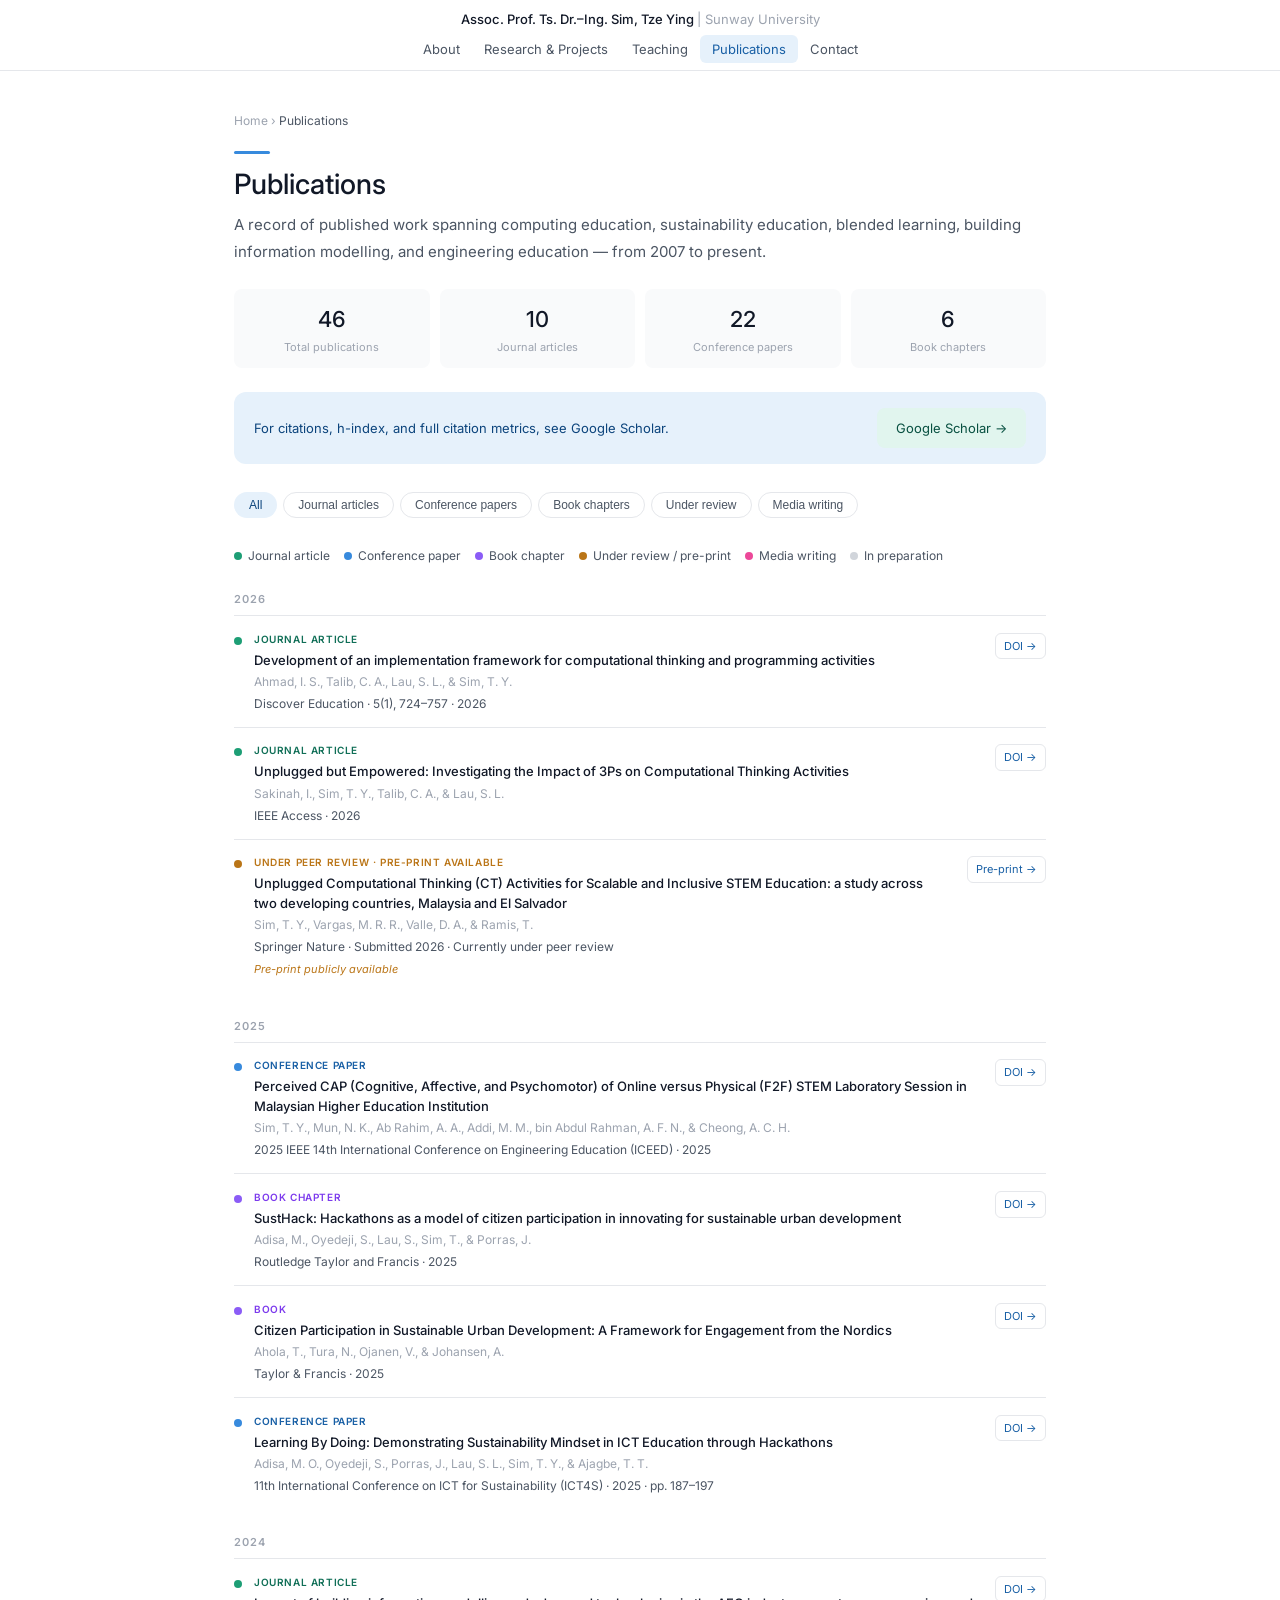
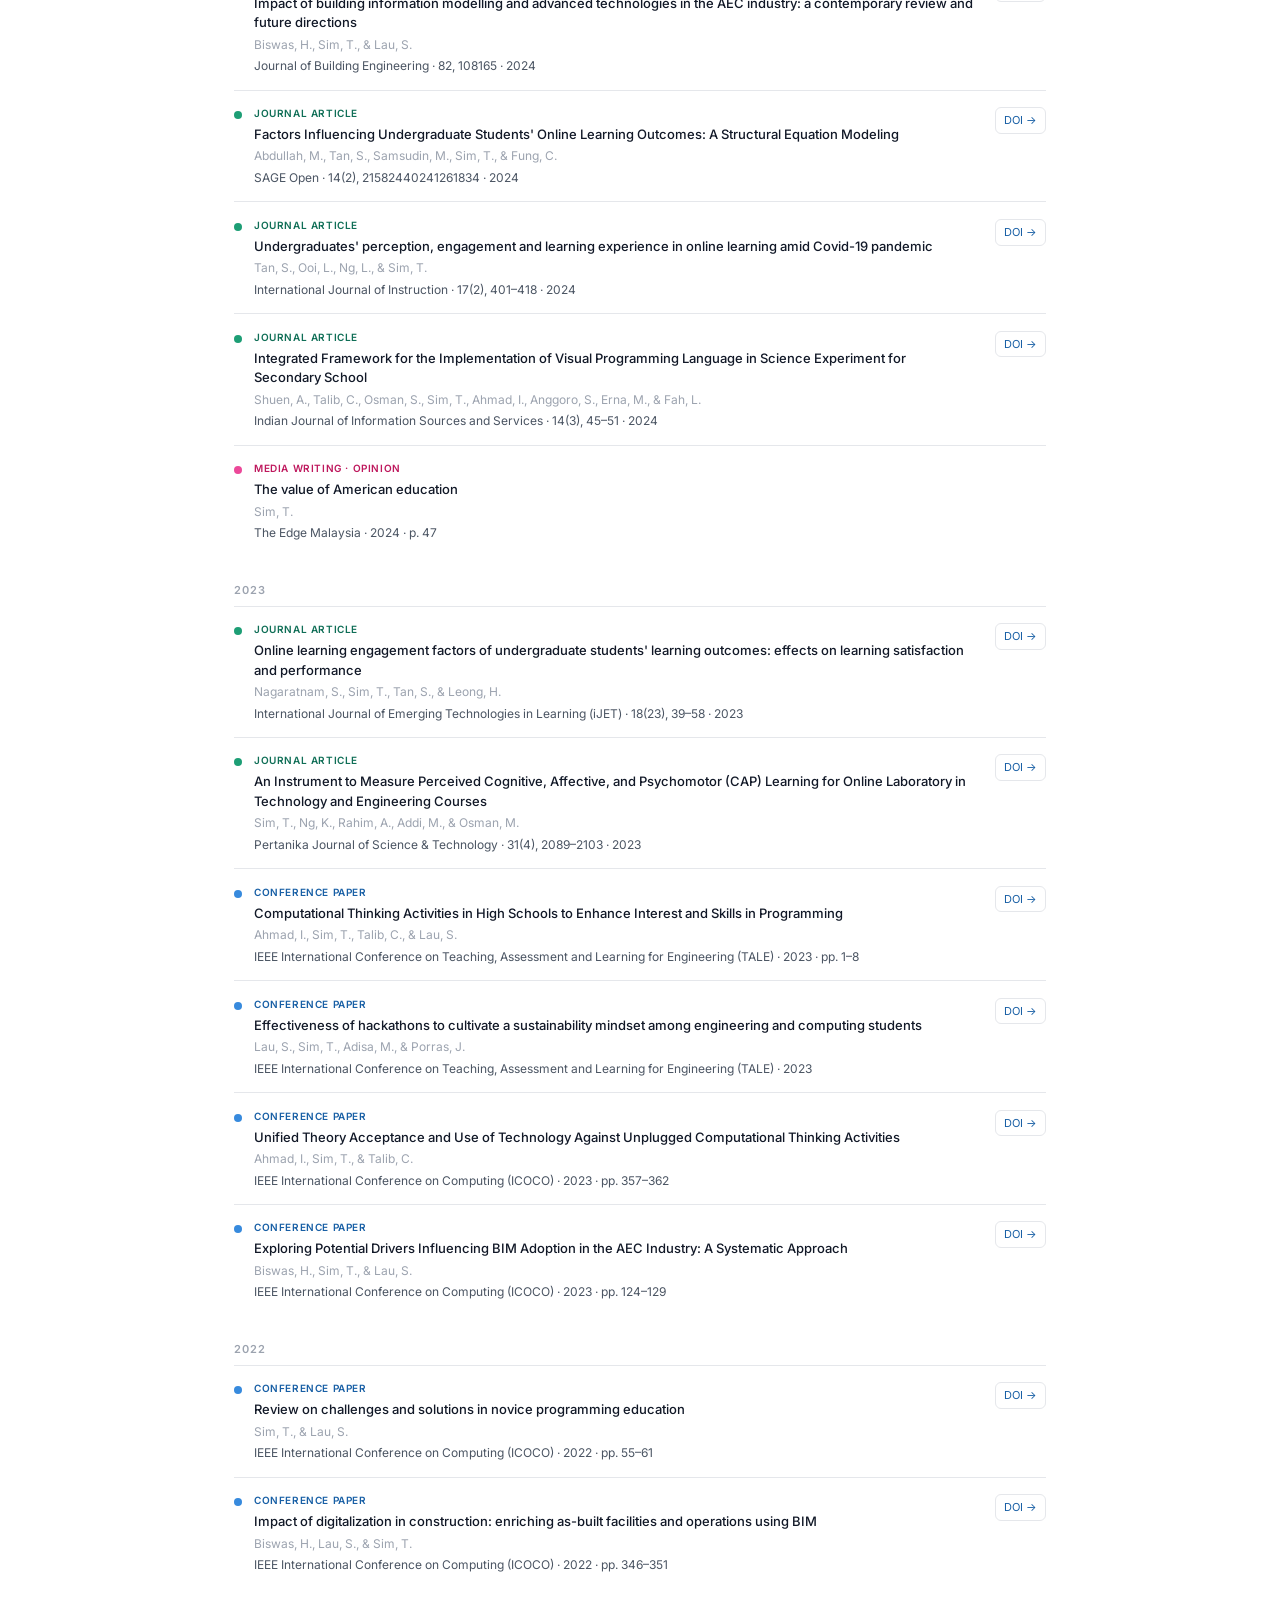
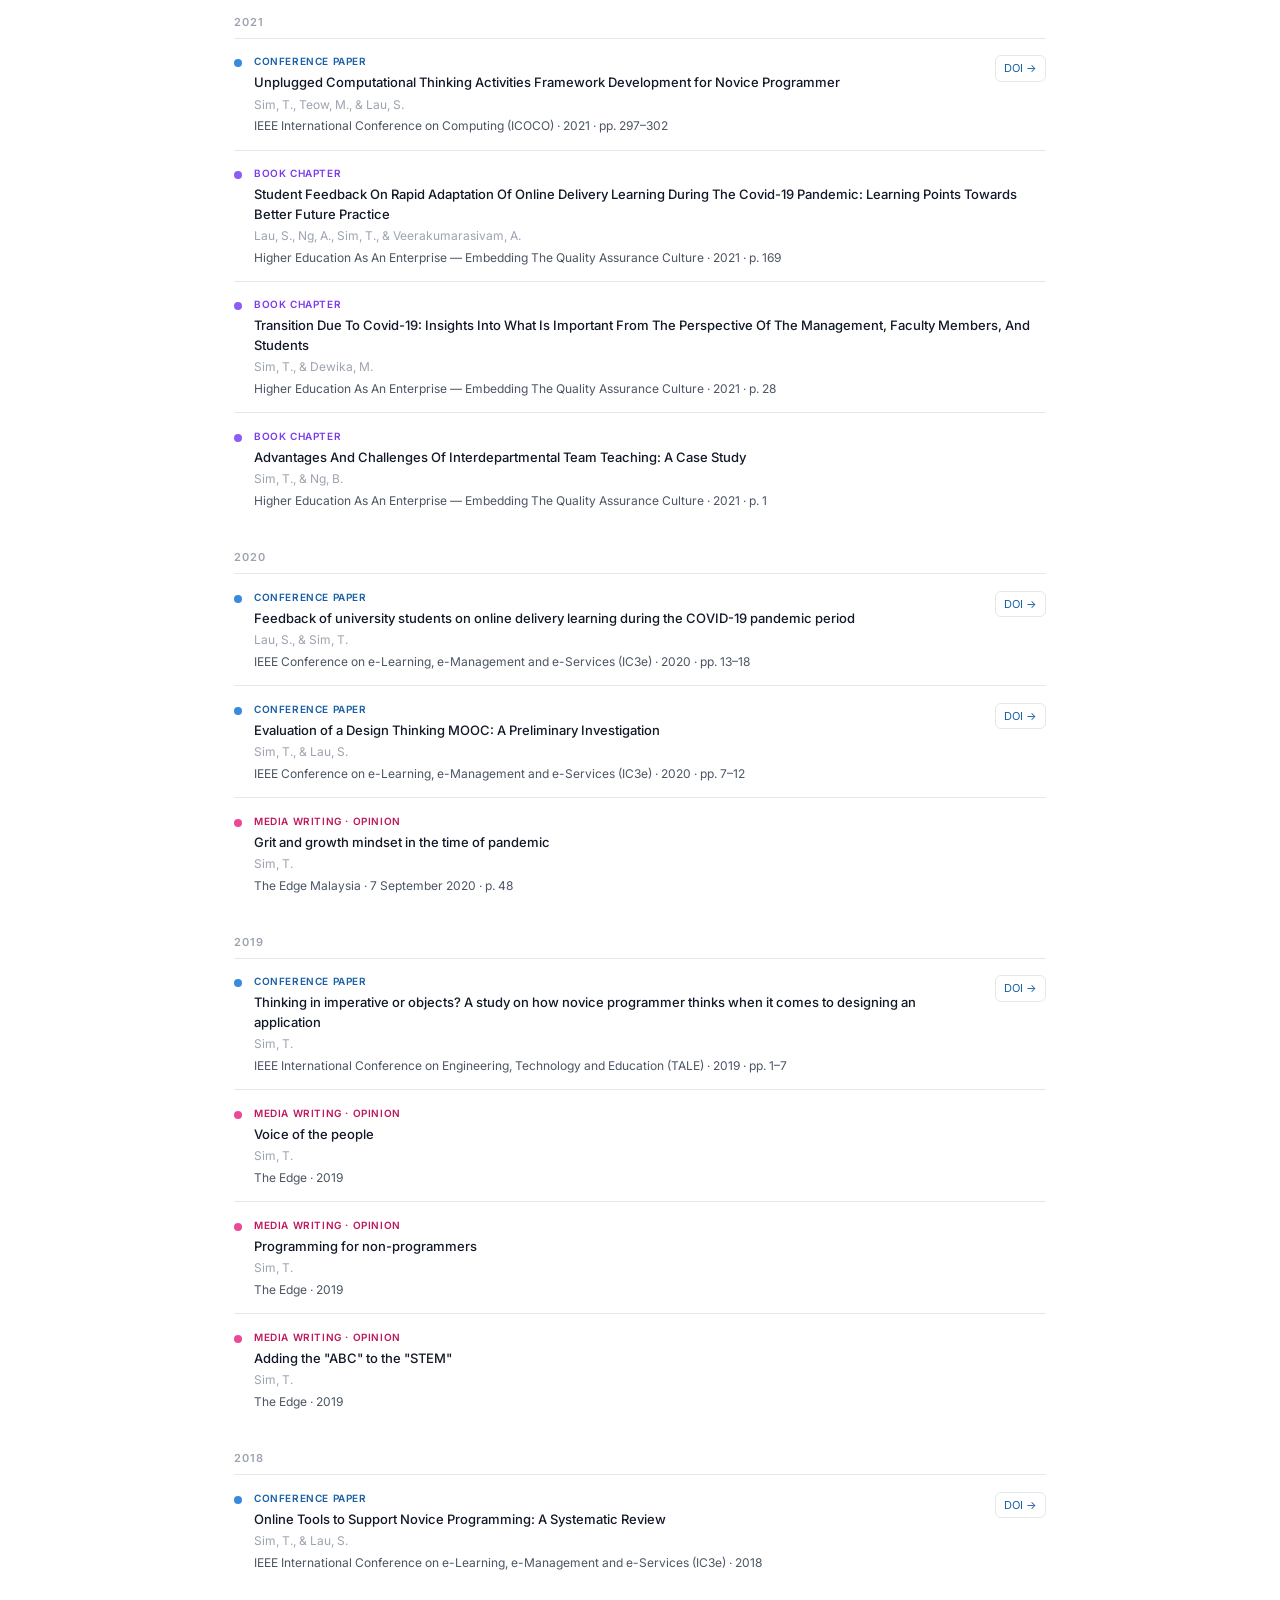
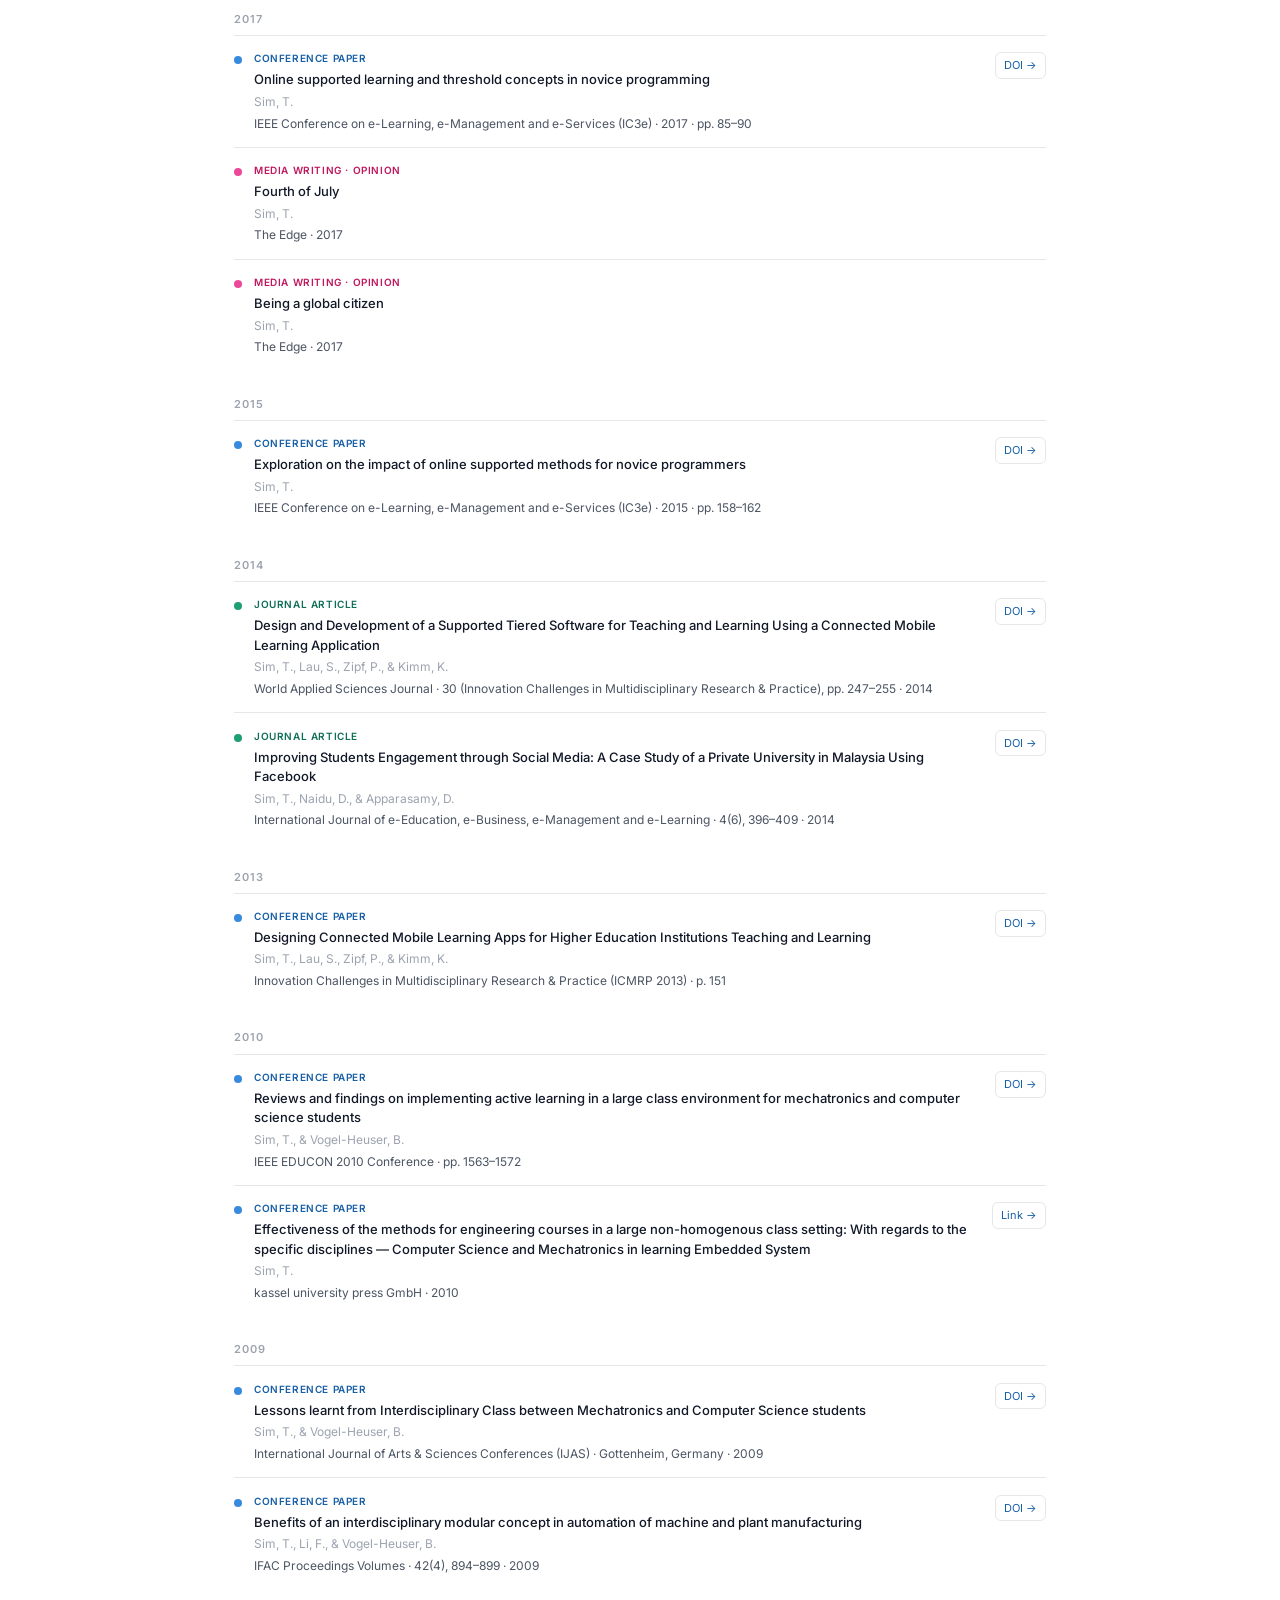
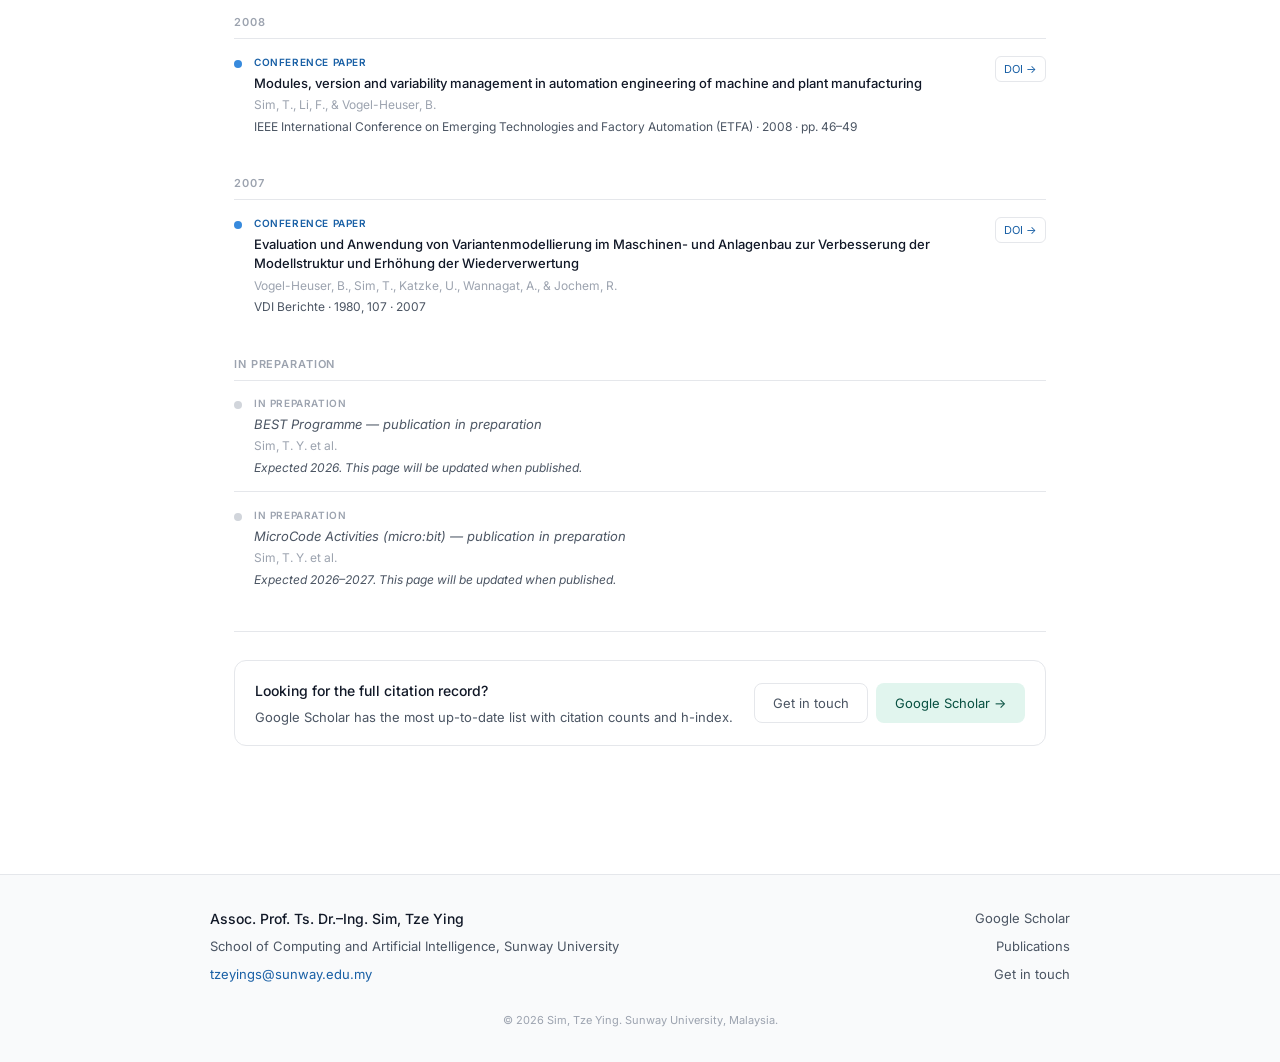
<file: publications.html>
<!DOCTYPE html>
<html lang="en">
<head>
  <meta charset="UTF-8">
  <meta name="viewport" content="width=device-width, initial-scale=1.0">
  <title>Publications — Dr. Tze Ying Sim</title>
  <link rel="stylesheet" href="css/style.css">
  <style>
    /* Filter bar */
    .pub-filter-bar {
      display: flex;
      flex-wrap: wrap;
      gap: 6px;
      margin-bottom: 1.75rem;
    }
    .pub-filter-btn {
      font-size: 12px;
      padding: 5px 14px;
      border-radius: 20px;
      border: 0.5px solid var(--border-light);
      background: var(--bg-white);
      color: var(--text-secondary);
      cursor: pointer;
      transition: background 0.15s, color 0.15s;
    }
    .pub-filter-btn:hover { background: var(--bg-surface); }
    .pub-filter-btn.active { background: var(--blue-light); color: var(--blue-dark); border-color: transparent; }

    /* Year heading */
    .pub-year-head {
      font-size: 11px;
      font-weight: 600;
      letter-spacing: 0.08em;
      text-transform: uppercase;
      color: var(--text-tertiary);
      margin: 1.5rem 0 0;
      padding-bottom: 0.4rem;
      border-bottom: 0.5px solid var(--border-light);
    }

    /* Publication entries */
    .pub-list { display: flex; flex-direction: column; }
    .pub-entry {
      display: flex;
      gap: 12px;
      align-items: flex-start;
      padding: 0.9rem 0;
      border-bottom: 0.5px solid var(--border-light);
    }
    .pub-entry:last-child { border-bottom: none; }

    .pub-type-dot {
      width: 8px;
      height: 8px;
      border-radius: 50%;
      margin-top: 6px;
      flex-shrink: 0;
    }
    .dot-journal  { background: var(--teal); }
    .dot-conf     { background: var(--blue); }
    .dot-chapter  { background: #8B5CF6; }
    .dot-review   { background: var(--amber-mid); }
    .dot-media    { background: #EC4899; }
    .dot-pending  { background: var(--border-mid); }

    .pub-body { flex: 1; min-width: 0; }
    .pub-type-label {
      font-size: 10px;
      font-weight: 600;
      letter-spacing: 0.06em;
      text-transform: uppercase;
      margin-bottom: 3px;
    }
    .label-journal  { color: var(--teal-mid); }
    .label-conf     { color: var(--blue-mid); }
    .label-chapter  { color: #7C3AED; }
    .label-review   { color: var(--amber-mid); }
    .label-media    { color: #BE185D; }
    .label-pending  { color: var(--text-tertiary); }

    .pub-title { font-size: 13px; font-weight: 500; margin-bottom: 3px; line-height: 1.5; }
    .pub-title.pending { color: var(--text-secondary); font-weight: 400; font-style: italic; }
    .pub-authors { font-size: 12px; color: var(--text-tertiary); margin-bottom: 3px; line-height: 1.55; }
    .pub-venue { font-size: 12px; color: var(--text-secondary); line-height: 1.5; }
    .pub-note { font-size: 11px; color: var(--amber-mid); margin-top: 4px; font-style: italic; }

    .pub-actions { display: flex; flex-direction: column; gap: 4px; align-items: flex-end; flex-shrink: 0; padding-left: 8px; padding-top: 2px; }
    .pub-link-btn {
      font-size: 11px;
      color: var(--blue-mid);
      white-space: nowrap;
      border: 0.5px solid var(--border-light);
      border-radius: var(--radius-sm);
      padding: 3px 8px;
      background: var(--bg-white);
      transition: background 0.15s;
    }
    .pub-link-btn:hover { background: var(--blue-light); text-decoration: none; }

    /* Legend */
    .legend {
      display: flex;
      gap: 14px;
      flex-wrap: wrap;
      margin-bottom: 1.25rem;
    }
    .legend-item { display: flex; align-items: center; gap: 6px; }
    .legend-dot { width: 8px; height: 8px; border-radius: 50%; flex-shrink: 0; }
    .legend-label { font-size: 12px; color: var(--text-secondary); }

    /* Scholar CTA */
    .scholar-band {
      background: var(--blue-light);
      border-radius: var(--radius-lg);
      padding: 1rem 1.25rem;
      display: flex;
      justify-content: space-between;
      align-items: center;
      gap: 1rem;
      flex-wrap: wrap;
      margin-bottom: 1.75rem;
    }
    .scholar-band p { font-size: 13px; color: var(--blue-dark); }

    @media (max-width: 680px) {
      .pub-entry { flex-direction: column; gap: 6px; }
      .pub-actions { flex-direction: row; align-items: flex-start; padding-left: 0; }
    }
  </style>
</head>
<body>

<nav>
  <div class="nav-inner">
    <div class="nav-brand">Assoc. Prof. Ts. Dr.–Ing. Sim, Tze Ying <span>| Sunway University</span></div>
    <ul class="nav-links">
      <li><a href="about.html">About</a></li>
      <li><a href="research.html">Research &amp; Projects</a></li>
      <li><a href="teaching.html">Teaching</a></li>
      <li><a href="publications.html" class="active">Publications</a></li>
      <li><a href="contact.html">Contact</a></li>
    </ul>
  </div>
</nav>

<main class="page-wrap">
  <div class="container">

    <p class="breadcrumb"><a href="index.html">Home</a> › <span>Publications</span></p>

    <div class="accent-bar blue"></div>
    <h1 class="page-title">Publications</h1>
    <p class="page-mission">A record of published work spanning computing education, sustainability education, blended learning, building information modelling, and engineering education — from 2007 to present.</p>

    <div class="stat-bar">
      <div class="stat-chip">
        <div class="stat-num">46</div>
        <div class="stat-lbl">Total publications</div>
      </div>
      <div class="stat-chip">
        <div class="stat-num">10</div>
        <div class="stat-lbl">Journal articles</div>
      </div>
      <div class="stat-chip">
        <div class="stat-num">22</div>
        <div class="stat-lbl">Conference papers</div>
      </div>
      <div class="stat-chip">
        <div class="stat-num">6</div>
        <div class="stat-lbl">Book chapters</div>
      </div>
    </div>

    <!-- Google Scholar -->
    <div class="scholar-band">
      <p>For citations, h-index, and full citation metrics, see Google Scholar.</p>
      <a href="https://scholar.google.com/citations?user=vHaWs4kAAAAJ&hl=en" target="_blank" class="btn btn-primary" style="flex-shrink:0;">Google Scholar →</a>
    </div>

    <!-- Filter -->
    <div class="pub-filter-bar">
      <button class="pub-filter-btn active" onclick="filterPubs('all', this)">All</button>
      <button class="pub-filter-btn" onclick="filterPubs('journal', this)">Journal articles</button>
      <button class="pub-filter-btn" onclick="filterPubs('conf', this)">Conference papers</button>
      <button class="pub-filter-btn" onclick="filterPubs('chapter', this)">Book chapters</button>
      <button class="pub-filter-btn" onclick="filterPubs('review', this)">Under review</button>
      <button class="pub-filter-btn" onclick="filterPubs('media', this)">Media writing</button>
    </div>

    <!-- Legend -->
    <div class="legend">
      <div class="legend-item"><div class="legend-dot" style="background:var(--teal);"></div><span class="legend-label">Journal article</span></div>
      <div class="legend-item"><div class="legend-dot" style="background:var(--blue);"></div><span class="legend-label">Conference paper</span></div>
      <div class="legend-item"><div class="legend-dot" style="background:#8B5CF6;"></div><span class="legend-label">Book chapter</span></div>
      <div class="legend-item"><div class="legend-dot" style="background:var(--amber-mid);"></div><span class="legend-label">Under review / pre-print</span></div>
      <div class="legend-item"><div class="legend-dot" style="background:#EC4899;"></div><span class="legend-label">Media writing</span></div>
      <div class="legend-item"><div class="legend-dot" style="background:var(--border-mid);"></div><span class="legend-label">In preparation</span></div>
    </div>

    <!-- ===== PUBLICATION LIST ===== -->
    <div id="pub-container">

      <!-- 2026 -->
      <p class="pub-year-head" data-year="2026">2026</p>
      <div class="pub-list">

        <div class="pub-entry" data-type="journal">
          <div class="pub-type-dot dot-journal"></div>
          <div class="pub-body">
            <p class="pub-type-label label-journal">Journal Article</p>
            <p class="pub-title">Development of an implementation framework for computational thinking and programming activities</p>
            <p class="pub-authors">Ahmad, I. S., Talib, C. A., Lau, S. L., &amp; Sim, T. Y.</p>
            <p class="pub-venue">Discover Education · 5(1), 724–757 · 2026</p>
          </div>
          <div class="pub-actions"><a href="https://doi.org/10.1007/s44217-026-02030-7" target="_blank" rel="noopener" class="pub-link-btn">DOI →</a></div>
        </div>

        <div class="pub-entry" data-type="journal">
          <div class="pub-type-dot dot-journal"></div>
          <div class="pub-body">
            <p class="pub-type-label label-journal">Journal Article</p>
            <p class="pub-title">Unplugged but Empowered: Investigating the Impact of 3Ps on Computational Thinking Activities</p>
            <p class="pub-authors">Sakinah, I., Sim, T. Y., Talib, C. A., &amp; Lau, S. L.</p>
            <p class="pub-venue">IEEE Access · 2026</p>
          </div>
          <div class="pub-actions"><a href="https://doi.org/10.1109/access.2026.3675024" target="_blank" rel="noopener" class="pub-link-btn">DOI →</a></div>
        </div>

        <div class="pub-entry" data-type="review">
          <div class="pub-type-dot dot-review"></div>
          <div class="pub-body">
            <p class="pub-type-label label-review">Under Peer Review · Pre-print Available</p>
            <p class="pub-title">Unplugged Computational Thinking (CT) Activities for Scalable and Inclusive STEM Education: a study across two developing countries, Malaysia and El Salvador</p>
            <p class="pub-authors">Sim, T. Y., Vargas, M. R. R., Valle, D. A., &amp; Ramis, T.</p>
            <p class="pub-venue">Springer Nature · Submitted 2026 · Currently under peer review</p>
            <p class="pub-note">Pre-print publicly available</p>
          </div>
          <div class="pub-actions"><a href="https://doi.org/10.21203/rs.3.rs-8720651/v1" target="_blank" rel="noopener" class="pub-link-btn">Pre-print →</a></div>
        </div>

      </div>

      <!-- 2025 -->
      <p class="pub-year-head" data-year="2025">2025</p>
      <div class="pub-list">

        <div class="pub-entry" data-type="conf">
          <div class="pub-type-dot dot-conf"></div>
          <div class="pub-body">
            <p class="pub-type-label label-conf">Conference Paper</p>
            <p class="pub-title">Perceived CAP (Cognitive, Affective, and Psychomotor) of Online versus Physical (F2F) STEM Laboratory Session in Malaysian Higher Education Institution</p>
            <p class="pub-authors">Sim, T. Y., Mun, N. K., Ab Rahim, A. A., Addi, M. M., bin Abdul Rahman, A. F. N., &amp; Cheong, A. C. H.</p>
            <p class="pub-venue">2025 IEEE 14th International Conference on Engineering Education (ICEED) · 2025</p>
          </div>
            <div class="pub-actions"><a href="https://doi.org/10.1109/ICEED66794.2025.11400503" target="_blank" rel="noopener" class="pub-link-btn">DOI →</a></div>

        </div>

        <div class="pub-entry" data-type="chapter">
          <div class="pub-type-dot dot-chapter"></div>
          <div class="pub-body">
            <p class="pub-type-label label-chapter">Book Chapter</p>
            <p class="pub-title">SustHack: Hackathons as a model of citizen participation in innovating for sustainable urban development</p>
            <p class="pub-authors">Adisa, M., Oyedeji, S., Lau, S., Sim, T., &amp; Porras, J.</p>
            <p class="pub-venue">Routledge Taylor and Francis · 2025</p>
          </div>
          <div class="pub-actions"><a href="https://doi.org/10.4324/9781003463443-9" target="_blank" rel="noopener" class="pub-link-btn">DOI →</a></div>
        </div>

        <div class="pub-entry" data-type="chapter">
          <div class="pub-type-dot dot-chapter"></div>
          <div class="pub-body">
            <p class="pub-type-label label-chapter">Book</p>
            <p class="pub-title">Citizen Participation in Sustainable Urban Development: A Framework for Engagement from the Nordics</p>
            <p class="pub-authors">Ahola, T., Tura, N., Ojanen, V., &amp; Johansen, A.</p>
            <p class="pub-venue">Taylor &amp; Francis · 2025</p>
          </div>
          <div class="pub-actions"><a href="https://doi.org/10.4324/9781003463443" target="_blank" rel="noopener" class="pub-link-btn">DOI →</a></div>
        </div>

        <div class="pub-entry" data-type="conf">
          <div class="pub-type-dot dot-conf"></div>
          <div class="pub-body">
            <p class="pub-type-label label-conf">Conference Paper</p>
            <p class="pub-title">Learning By Doing: Demonstrating Sustainability Mindset in ICT Education through Hackathons</p>
            <p class="pub-authors">Adisa, M. O., Oyedeji, S., Porras, J., Lau, S. L., Sim, T. Y., &amp; Ajagbe, T. T.</p>
            <p class="pub-venue">11th International Conference on ICT for Sustainability (ICT4S) · 2025 · pp. 187–197</p>
          </div>
          <div class="pub-actions"><a href="https://doi.org/10.1109/ict4s68164.2025.00027" target="_blank" rel="noopener" class="pub-link-btn">DOI →</a></div>
        </div>

      </div>

      <!-- 2024 -->
      <p class="pub-year-head" data-year="2024">2024</p>
      <div class="pub-list">

        <div class="pub-entry" data-type="journal">
          <div class="pub-type-dot dot-journal"></div>
          <div class="pub-body">
            <p class="pub-type-label label-journal">Journal Article</p>
            <p class="pub-title">Impact of building information modelling and advanced technologies in the AEC industry: a contemporary review and future directions</p>
            <p class="pub-authors">Biswas, H., Sim, T., &amp; Lau, S.</p>
            <p class="pub-venue">Journal of Building Engineering · 82, 108165 · 2024</p>
          </div>
          <div class="pub-actions"><a href="https://doi.org/10.1016/j.jobe.2023.108165" target="_blank" rel="noopener" class="pub-link-btn">DOI →</a></div>
        </div>

        <div class="pub-entry" data-type="journal">
          <div class="pub-type-dot dot-journal"></div>
          <div class="pub-body">
            <p class="pub-type-label label-journal">Journal Article</p>
            <p class="pub-title">Factors Influencing Undergraduate Students' Online Learning Outcomes: A Structural Equation Modeling</p>
            <p class="pub-authors">Abdullah, M., Tan, S., Samsudin, M., Sim, T., &amp; Fung, C.</p>
            <p class="pub-venue">SAGE Open · 14(2), 21582440241261834 · 2024</p>
          </div>
          <div class="pub-actions"><a href="https://doi.org/10.1177/21582440241261834" target="_blank" rel="noopener" class="pub-link-btn">DOI →</a></div>
        </div>

        <div class="pub-entry" data-type="journal">
          <div class="pub-type-dot dot-journal"></div>
          <div class="pub-body">
            <p class="pub-type-label label-journal">Journal Article</p>
            <p class="pub-title">Undergraduates' perception, engagement and learning experience in online learning amid Covid-19 pandemic</p>
            <p class="pub-authors">Tan, S., Ooi, L., Ng, L., &amp; Sim, T.</p>
            <p class="pub-venue">International Journal of Instruction · 17(2), 401–418 · 2024</p>
          </div>
          <div class="pub-actions"><a href="#" class="pub-link-btn">DOI →</a></div>
        </div>

        <div class="pub-entry" data-type="journal">
          <div class="pub-type-dot dot-journal"></div>
          <div class="pub-body">
            <p class="pub-type-label label-journal">Journal Article</p>
            <p class="pub-title">Integrated Framework for the Implementation of Visual Programming Language in Science Experiment for Secondary School</p>
            <p class="pub-authors">Shuen, A., Talib, C., Osman, S., Sim, T., Ahmad, I., Anggoro, S., Erna, M., &amp; Fah, L.</p>
            <p class="pub-venue">Indian Journal of Information Sources and Services · 14(3), 45–51 · 2024</p>
          </div>
          <div class="pub-actions"><a href="https://doi.org/10.51983/ijiss-2024.14.3.07" target="_blank" rel="noopener" class="pub-link-btn">DOI →</a></div>
        </div>

        <div class="pub-entry" data-type="media">
          <div class="pub-type-dot dot-media"></div>
          <div class="pub-body">
            <p class="pub-type-label label-media">Media Writing · Opinion</p>
            <p class="pub-title">The value of American education</p>
            <p class="pub-authors">Sim, T.</p>
            <p class="pub-venue">The Edge Malaysia · 2024 · p. 47</p>
          </div>
        </div>

      </div>

      <!-- 2023 -->
      <p class="pub-year-head" data-year="2023">2023</p>
      <div class="pub-list">

        <div class="pub-entry" data-type="journal">
          <div class="pub-type-dot dot-journal"></div>
          <div class="pub-body">
            <p class="pub-type-label label-journal">Journal Article</p>
            <p class="pub-title">Online learning engagement factors of undergraduate students' learning outcomes: effects on learning satisfaction and performance</p>
            <p class="pub-authors">Nagaratnam, S., Sim, T., Tan, S., &amp; Leong, H.</p>
            <p class="pub-venue">International Journal of Emerging Technologies in Learning (iJET) · 18(23), 39–58 · 2023</p>
          </div>
          <div class="pub-actions"><a href="https://doi.org/10.3991/ijet.v18i23.38745" target="_blank" rel="noopener" class="pub-link-btn">DOI →</a></div>
        </div>

        <div class="pub-entry" data-type="journal">
          <div class="pub-type-dot dot-journal"></div>
          <div class="pub-body">
            <p class="pub-type-label label-journal">Journal Article</p>
            <p class="pub-title">An Instrument to Measure Perceived Cognitive, Affective, and Psychomotor (CAP) Learning for Online Laboratory in Technology and Engineering Courses</p>
            <p class="pub-authors">Sim, T., Ng, K., Rahim, A., Addi, M., &amp; Osman, M.</p>
            <p class="pub-venue">Pertanika Journal of Science &amp; Technology · 31(4), 2089–2103 · 2023</p>
          </div>
          <div class="pub-actions"><a href="https://doi.org/10.47836/pjst.31.4.28" target="_blank" rel="noopener" class="pub-link-btn">DOI →</a></div>
        </div>

        <div class="pub-entry" data-type="conf">
          <div class="pub-type-dot dot-conf"></div>
          <div class="pub-body">
            <p class="pub-type-label label-conf">Conference Paper</p>
            <p class="pub-title">Computational Thinking Activities in High Schools to Enhance Interest and Skills in Programming</p>
            <p class="pub-authors">Ahmad, I., Sim, T., Talib, C., &amp; Lau, S.</p>
            <p class="pub-venue">IEEE International Conference on Teaching, Assessment and Learning for Engineering (TALE) · 2023 · pp. 1–8</p>
          </div>
          <div class="pub-actions"><a href="https://doi.org/10.1109/tale56641.2023.10398308" target="_blank" rel="noopener" class="pub-link-btn">DOI →</a></div>
        </div>

        <div class="pub-entry" data-type="conf">
          <div class="pub-type-dot dot-conf"></div>
          <div class="pub-body">
            <p class="pub-type-label label-conf">Conference Paper</p>
            <p class="pub-title">Effectiveness of hackathons to cultivate a sustainability mindset among engineering and computing students</p>
            <p class="pub-authors">Lau, S., Sim, T., Adisa, M., &amp; Porras, J.</p>
            <p class="pub-venue">IEEE International Conference on Teaching, Assessment and Learning for Engineering (TALE) · 2023</p>
          </div>
          <div class="pub-actions"><a href="https://doi.org/10.1109/tale56641.2023.10398327" target="_blank" rel="noopener" class="pub-link-btn">DOI →</a></div>
        </div>

        <div class="pub-entry" data-type="conf">
          <div class="pub-type-dot dot-conf"></div>
          <div class="pub-body">
            <p class="pub-type-label label-conf">Conference Paper</p>
            <p class="pub-title">Unified Theory Acceptance and Use of Technology Against Unplugged Computational Thinking Activities</p>
            <p class="pub-authors">Ahmad, I., Sim, T., &amp; Talib, C.</p>
            <p class="pub-venue">IEEE International Conference on Computing (ICOCO) · 2023 · pp. 357–362</p>
          </div>
          <div class="pub-actions"><a href="https://doi.org/10.1109/icoco59262.2023.10397736" target="_blank" rel="noopener" class="pub-link-btn">DOI →</a></div>
        </div>

        <div class="pub-entry" data-type="conf">
          <div class="pub-type-dot dot-conf"></div>
          <div class="pub-body">
            <p class="pub-type-label label-conf">Conference Paper</p>
            <p class="pub-title">Exploring Potential Drivers Influencing BIM Adoption in the AEC Industry: A Systematic Approach</p>
            <p class="pub-authors">Biswas, H., Sim, T., &amp; Lau, S.</p>
            <p class="pub-venue">IEEE International Conference on Computing (ICOCO) · 2023 · pp. 124–129</p>
          </div>
          <div class="pub-actions"><a href="https://doi.org/10.1109/icoco59262.2023.10397641" target="_blank" rel="noopener" class="pub-link-btn">DOI →</a></div>
        </div>

      </div>

      <!-- 2022 -->
      <p class="pub-year-head" data-year="2022">2022</p>
      <div class="pub-list">

        <div class="pub-entry" data-type="conf">
          <div class="pub-type-dot dot-conf"></div>
          <div class="pub-body">
            <p class="pub-type-label label-conf">Conference Paper</p>
            <p class="pub-title">Review on challenges and solutions in novice programming education</p>
            <p class="pub-authors">Sim, T., &amp; Lau, S.</p>
            <p class="pub-venue">IEEE International Conference on Computing (ICOCO) · 2022 · pp. 55–61</p>
          </div>
          <div class="pub-actions"><a href="https://doi.org/10.1109/icoco56118.2022.10031657" target="_blank" rel="noopener" class="pub-link-btn">DOI →</a></div>
        </div>

        <div class="pub-entry" data-type="conf">
          <div class="pub-type-dot dot-conf"></div>
          <div class="pub-body">
            <p class="pub-type-label label-conf">Conference Paper</p>
            <p class="pub-title">Impact of digitalization in construction: enriching as-built facilities and operations using BIM</p>
            <p class="pub-authors">Biswas, H., Lau, S., &amp; Sim, T.</p>
            <p class="pub-venue">IEEE International Conference on Computing (ICOCO) · 2022 · pp. 346–351</p>
          </div>
          <div class="pub-actions"><a href="https://doi.org/10.1109/icoco56118.2022.10031694" target="_blank" rel="noopener" class="pub-link-btn">DOI →</a></div>
        </div>

      </div>

      <!-- 2021 -->
      <p class="pub-year-head" data-year="2021">2021</p>
      <div class="pub-list">

        <div class="pub-entry" data-type="conf">
          <div class="pub-type-dot dot-conf"></div>
          <div class="pub-body">
            <p class="pub-type-label label-conf">Conference Paper</p>
            <p class="pub-title">Unplugged Computational Thinking Activities Framework Development for Novice Programmer</p>
            <p class="pub-authors">Sim, T., Teow, M., &amp; Lau, S.</p>
            <p class="pub-venue">IEEE International Conference on Computing (ICOCO) · 2021 · pp. 297–302</p>
          </div>
          <div class="pub-actions"><a href="https://doi.org/10.1109/icoco53166.2021.9673537" target="_blank" rel="noopener" class="pub-link-btn">DOI →</a></div>
        </div>

        <div class="pub-entry" data-type="chapter">
          <div class="pub-type-dot dot-chapter"></div>
          <div class="pub-body">
            <p class="pub-type-label label-chapter">Book Chapter</p>
            <p class="pub-title">Student Feedback On Rapid Adaptation Of Online Delivery Learning During The Covid-19 Pandemic: Learning Points Towards Better Future Practice</p>
            <p class="pub-authors">Lau, S., Ng, A., Sim, T., &amp; Veerakumarasivam, A.</p>
            <p class="pub-venue">Higher Education As An Enterprise — Embedding The Quality Assurance Culture · 2021 · p. 169</p>
          </div>
        </div>

        <div class="pub-entry" data-type="chapter">
          <div class="pub-type-dot dot-chapter"></div>
          <div class="pub-body">
            <p class="pub-type-label label-chapter">Book Chapter</p>
            <p class="pub-title">Transition Due To Covid-19: Insights Into What Is Important From The Perspective Of The Management, Faculty Members, And Students</p>
            <p class="pub-authors">Sim, T., &amp; Dewika, M.</p>
            <p class="pub-venue">Higher Education As An Enterprise — Embedding The Quality Assurance Culture · 2021 · p. 28</p>
          </div>
        </div>

        <div class="pub-entry" data-type="chapter">
          <div class="pub-type-dot dot-chapter"></div>
          <div class="pub-body">
            <p class="pub-type-label label-chapter">Book Chapter</p>
            <p class="pub-title">Advantages And Challenges Of Interdepartmental Team Teaching: A Case Study</p>
            <p class="pub-authors">Sim, T., &amp; Ng, B.</p>
            <p class="pub-venue">Higher Education As An Enterprise — Embedding The Quality Assurance Culture · 2021 · p. 1</p>
          </div>
        </div>

      </div>

      <!-- 2020 -->
      <p class="pub-year-head" data-year="2020">2020</p>
      <div class="pub-list">

        <div class="pub-entry" data-type="conf">
          <div class="pub-type-dot dot-conf"></div>
          <div class="pub-body">
            <p class="pub-type-label label-conf">Conference Paper</p>
            <p class="pub-title">Feedback of university students on online delivery learning during the COVID-19 pandemic period</p>
            <p class="pub-authors">Lau, S., &amp; Sim, T.</p>
            <p class="pub-venue">IEEE Conference on e-Learning, e-Management and e-Services (IC3e) · 2020 · pp. 13–18</p>
          </div>
          <div class="pub-actions"><a href="https://doi.org/10.1109/ic3e50159.2020.9288409" target="_blank" rel="noopener" class="pub-link-btn">DOI →</a></div>
        </div>

        <div class="pub-entry" data-type="conf">
          <div class="pub-type-dot dot-conf"></div>
          <div class="pub-body">
            <p class="pub-type-label label-conf">Conference Paper</p>
            <p class="pub-title">Evaluation of a Design Thinking MOOC: A Preliminary Investigation</p>
            <p class="pub-authors">Sim, T., &amp; Lau, S.</p>
            <p class="pub-venue">IEEE Conference on e-Learning, e-Management and e-Services (IC3e) · 2020 · pp. 7–12</p>
          </div>
          <div class="pub-actions"><a href="https://doi.org/10.1109/ic3e50159.2020.9288430" target="_blank" rel="noopener" class="pub-link-btn">DOI →</a></div>
        </div>

        <div class="pub-entry" data-type="media">
          <div class="pub-type-dot dot-media"></div>
          <div class="pub-body">
            <p class="pub-type-label label-media">Media Writing · Opinion</p>
            <p class="pub-title">Grit and growth mindset in the time of pandemic</p>
            <p class="pub-authors">Sim, T.</p>
            <p class="pub-venue">The Edge Malaysia · 7 September 2020 · p. 48</p>
          </div>
        </div>

      </div>

      <!-- 2019 -->
      <p class="pub-year-head" data-year="2019">2019</p>
      <div class="pub-list">

        <div class="pub-entry" data-type="conf">
          <div class="pub-type-dot dot-conf"></div>
          <div class="pub-body">
            <p class="pub-type-label label-conf">Conference Paper</p>
            <p class="pub-title">Thinking in imperative or objects? A study on how novice programmer thinks when it comes to designing an application</p>
            <p class="pub-authors">Sim, T.</p>
            <p class="pub-venue">IEEE International Conference on Engineering, Technology and Education (TALE) · 2019 · pp. 1–7</p>
          </div>
          <div class="pub-actions"><a href="https://doi.org/10.1109/tale48000.2019.9225966" target="_blank" rel="noopener" class="pub-link-btn">DOI →</a></div>
        </div>

        <div class="pub-entry" data-type="media">
          <div class="pub-type-dot dot-media"></div>
          <div class="pub-body">
            <p class="pub-type-label label-media">Media Writing · Opinion</p>
            <p class="pub-title">Voice of the people</p>
            <p class="pub-authors">Sim, T.</p>
            <p class="pub-venue">The Edge · 2019</p>
          </div>
        </div>

        <div class="pub-entry" data-type="media">
          <div class="pub-type-dot dot-media"></div>
          <div class="pub-body">
            <p class="pub-type-label label-media">Media Writing · Opinion</p>
            <p class="pub-title">Programming for non-programmers</p>
            <p class="pub-authors">Sim, T.</p>
            <p class="pub-venue">The Edge · 2019</p>
          </div>
        </div>

        <div class="pub-entry" data-type="media">
          <div class="pub-type-dot dot-media"></div>
          <div class="pub-body">
            <p class="pub-type-label label-media">Media Writing · Opinion</p>
            <p class="pub-title">Adding the "ABC" to the "STEM"</p>
            <p class="pub-authors">Sim, T.</p>
            <p class="pub-venue">The Edge · 2019</p>
          </div>
        </div>

      </div>

      <!-- 2018 -->
      <p class="pub-year-head" data-year="2018">2018</p>
      <div class="pub-list">

        <div class="pub-entry" data-type="conf">
          <div class="pub-type-dot dot-conf"></div>
          <div class="pub-body">
            <p class="pub-type-label label-conf">Conference Paper</p>
            <p class="pub-title">Online Tools to Support Novice Programming: A Systematic Review</p>
            <p class="pub-authors">Sim, T., &amp; Lau, S.</p>
            <p class="pub-venue">IEEE International Conference on e-Learning, e-Management and e-Services (IC3e) · 2018</p>
          </div>
          <div class="pub-actions"><a href="https://doi.org/10.1109/ic3e.2018.8632649" target="_blank" rel="noopener" class="pub-link-btn">DOI →</a></div>
        </div>

      </div>

      <!-- 2017 -->
      <p class="pub-year-head" data-year="2017">2017</p>
      <div class="pub-list">

        <div class="pub-entry" data-type="conf">
          <div class="pub-type-dot dot-conf"></div>
          <div class="pub-body">
            <p class="pub-type-label label-conf">Conference Paper</p>
            <p class="pub-title">Online supported learning and threshold concepts in novice programming</p>
            <p class="pub-authors">Sim, T.</p>
            <p class="pub-venue">IEEE Conference on e-Learning, e-Management and e-Services (IC3e) · 2017 · pp. 85–90</p>
          </div>
          <div class="pub-actions"><a href="https://doi.org/10.1109/ic3e.2017.8409243" target="_blank" rel="noopener" class="pub-link-btn">DOI →</a></div>
        </div>

        <div class="pub-entry" data-type="media">
          <div class="pub-type-dot dot-media"></div>
          <div class="pub-body">
            <p class="pub-type-label label-media">Media Writing · Opinion</p>
            <p class="pub-title">Fourth of July</p>
            <p class="pub-authors">Sim, T.</p>
            <p class="pub-venue">The Edge · 2017</p>
          </div>
        </div>

        <div class="pub-entry" data-type="media">
          <div class="pub-type-dot dot-media"></div>
          <div class="pub-body">
            <p class="pub-type-label label-media">Media Writing · Opinion</p>
            <p class="pub-title">Being a global citizen</p>
            <p class="pub-authors">Sim, T.</p>
            <p class="pub-venue">The Edge · 2017</p>
          </div>
        </div>

      </div>

      <!-- 2015 -->
      <p class="pub-year-head" data-year="2015">2015</p>
      <div class="pub-list">

        <div class="pub-entry" data-type="conf">
          <div class="pub-type-dot dot-conf"></div>
          <div class="pub-body">
            <p class="pub-type-label label-conf">Conference Paper</p>
            <p class="pub-title">Exploration on the impact of online supported methods for novice programmers</p>
            <p class="pub-authors">Sim, T.</p>
            <p class="pub-venue">IEEE Conference on e-Learning, e-Management and e-Services (IC3e) · 2015 · pp. 158–162</p>
          </div>
          <div class="pub-actions"><a href="https://doi.org/10.1109/ic3e.2015.7403505" target="_blank" rel="noopener" class="pub-link-btn">DOI →</a></div>
        </div>

      </div>

      <!-- 2014 -->
      <p class="pub-year-head" data-year="2014">2014</p>
      <div class="pub-list">

        <div class="pub-entry" data-type="journal">
          <div class="pub-type-dot dot-journal"></div>
          <div class="pub-body">
            <p class="pub-type-label label-journal">Journal Article</p>
            <p class="pub-title">Design and Development of a Supported Tiered Software for Teaching and Learning Using a Connected Mobile Learning Application</p>
            <p class="pub-authors">Sim, T., Lau, S., Zipf, P., &amp; Kimm, K.</p>
            <p class="pub-venue">World Applied Sciences Journal · 30 (Innovation Challenges in Multidisciplinary Research &amp; Practice), pp. 247–255 · 2014</p>
          </div>
          <div class="pub-actions"><a href="https://doi.org/10.5829/IDOSI.WASJ.2014.30.ICMRP.32" target="_blank" rel="noopener" class="pub-link-btn">DOI →</a></div>
        </div>

        <div class="pub-entry" data-type="journal">
          <div class="pub-type-dot dot-journal"></div>
          <div class="pub-body">
            <p class="pub-type-label label-journal">Journal Article</p>
            <p class="pub-title">Improving Students Engagement through Social Media: A Case Study of a Private University in Malaysia Using Facebook</p>
            <p class="pub-authors">Sim, T., Naidu, D., &amp; Apparasamy, D.</p>
            <p class="pub-venue">International Journal of e-Education, e-Business, e-Management and e-Learning · 4(6), 396–409 · 2014</p>
          </div>
          <div class="pub-actions"><a href="https://doi.org/10.17706/IJEEEE.2014.V4.354" target="_blank" rel="noopener" class="pub-link-btn">DOI →</a></div>
        </div>

      </div>

      <!-- 2013 -->
      <p class="pub-year-head" data-year="2013">2013</p>
      <div class="pub-list">

        <div class="pub-entry" data-type="conf">
          <div class="pub-type-dot dot-conf"></div>
          <div class="pub-body">
            <p class="pub-type-label label-conf">Conference Paper</p>
            <p class="pub-title">Designing Connected Mobile Learning Apps for Higher Education Institutions Teaching and Learning</p>
            <p class="pub-authors">Sim, T., Lau, S., Zipf, P., &amp; Kimm, K.</p>
            <p class="pub-venue">Innovation Challenges in Multidisciplinary Research &amp; Practice (ICMRP 2013) · p. 151</p>
          </div>
          <div class="pub-actions"><a href="#" class="pub-link-btn">DOI →</a></div>
        </div>

      </div>

      <!-- 2010 -->
      <p class="pub-year-head" data-year="2010">2010</p>
      <div class="pub-list">

        <div class="pub-entry" data-type="conf">
          <div class="pub-type-dot dot-conf"></div>
          <div class="pub-body">
            <p class="pub-type-label label-conf">Conference Paper</p>
            <p class="pub-title">Reviews and findings on implementing active learning in a large class environment for mechatronics and computer science students</p>
            <p class="pub-authors">Sim, T., &amp; Vogel-Heuser, B.</p>
            <p class="pub-venue">IEEE EDUCON 2010 Conference · pp. 1563–1572</p>
          </div>
          <div class="pub-actions"><a href="https://doi.org/10.1109/educon.2010.5492340" target="_blank" rel="noopener" class="pub-link-btn">DOI →</a></div>
        </div>

        <div class="pub-entry" data-type="conf">
          <div class="pub-type-dot dot-conf"></div>
          <div class="pub-body">
            <p class="pub-type-label label-conf">Conference Paper</p>
            <p class="pub-title">Effectiveness of the methods for engineering courses in a large non-homogenous class setting: With regards to the specific disciplines — Computer Science and Mechatronics in learning Embedded System</p>
            <p class="pub-authors">Sim, T.</p>
            <p class="pub-venue">kassel university press GmbH · 2010</p>
          </div>
          <div class="pub-actions"><a href="https://nbn-resolving.de/urn:nbn:de:0002-9711" target="_blank" rel="noopener" class="pub-link-btn">Link →</a></div>
        </div>

      </div>

      <!-- 2009 -->
      <p class="pub-year-head" data-year="2009">2009</p>
      <div class="pub-list">

        <div class="pub-entry" data-type="conf">
          <div class="pub-type-dot dot-conf"></div>
          <div class="pub-body">
            <p class="pub-type-label label-conf">Conference Paper</p>
            <p class="pub-title">Lessons learnt from Interdisciplinary Class between Mechatronics and Computer Science students</p>
            <p class="pub-authors">Sim, T., &amp; Vogel-Heuser, B.</p>
            <p class="pub-venue">International Journal of Arts &amp; Sciences Conferences (IJAS) · Gottenheim, Germany · 2009</p>
          </div>
          <div class="pub-actions"><a href="#" class="pub-link-btn">DOI →</a></div>
        </div>

        <div class="pub-entry" data-type="conf">
          <div class="pub-type-dot dot-conf"></div>
          <div class="pub-body">
            <p class="pub-type-label label-conf">Conference Paper</p>
            <p class="pub-title">Benefits of an interdisciplinary modular concept in automation of machine and plant manufacturing</p>
            <p class="pub-authors">Sim, T., Li, F., &amp; Vogel-Heuser, B.</p>
            <p class="pub-venue">IFAC Proceedings Volumes · 42(4), 894–899 · 2009</p>
          </div>
          <div class="pub-actions"><a href="https://doi.org/10.3182/20090603-3-ru-2001.0437" target="_blank" rel="noopener" class="pub-link-btn">DOI →</a></div>
        </div>

      </div>

      <!-- 2008 -->
      <p class="pub-year-head" data-year="2008">2008</p>
      <div class="pub-list">

        <div class="pub-entry" data-type="conf">
          <div class="pub-type-dot dot-conf"></div>
          <div class="pub-body">
            <p class="pub-type-label label-conf">Conference Paper</p>
            <p class="pub-title">Modules, version and variability management in automation engineering of machine and plant manufacturing</p>
            <p class="pub-authors">Sim, T., Li, F., &amp; Vogel-Heuser, B.</p>
            <p class="pub-venue">IEEE International Conference on Emerging Technologies and Factory Automation (ETFA) · 2008 · pp. 46–49</p>
          </div>
          <div class="pub-actions"><a href="https://doi.org/10.1109/etfa.2008.4638369" target="_blank" rel="noopener" class="pub-link-btn">DOI →</a></div>
        </div>

      </div>

      <!-- 2007 -->
      <p class="pub-year-head" data-year="2007">2007</p>
      <div class="pub-list">

        <div class="pub-entry" data-type="conf">
          <div class="pub-type-dot dot-conf"></div>
          <div class="pub-body">
            <p class="pub-type-label label-conf">Conference Paper</p>
            <p class="pub-title">Evaluation und Anwendung von Variantenmodellierung im Maschinen- und Anlagenbau zur Verbesserung der Modellstruktur und Erhöhung der Wiederverwertung</p>
            <p class="pub-authors">Vogel-Heuser, B., Sim, T., Katzke, U., Wannagat, A., &amp; Jochem, R.</p>
            <p class="pub-venue">VDI Berichte · 1980, 107 · 2007</p>
          </div>
          <div class="pub-actions"><a href="#" class="pub-link-btn">DOI →</a></div>
        </div>

      </div>

      <!-- In Preparation -->
      <p class="pub-year-head">In Preparation</p>
      <div class="pub-list">

        <div class="pub-entry" data-type="pending">
          <div class="pub-type-dot dot-pending"></div>
          <div class="pub-body">
            <p class="pub-type-label label-pending">In Preparation</p>
            <p class="pub-title pending">BEST Programme — publication in preparation</p>
            <p class="pub-authors">Sim, T. Y. et al.</p>
            <p class="pub-venue" style="font-style:italic;">Expected 2026. This page will be updated when published.</p>
          </div>
        </div>

        <div class="pub-entry" data-type="pending">
          <div class="pub-type-dot dot-pending"></div>
          <div class="pub-body">
            <p class="pub-type-label label-pending">In Preparation</p>
            <p class="pub-title pending">MicroCode Activities (micro:bit) — publication in preparation</p>
            <p class="pub-authors">Sim, T. Y. et al.</p>
            <p class="pub-venue" style="font-style:italic;">Expected 2026–2027. This page will be updated when published.</p>
          </div>
        </div>

      </div>

    </div><!-- /#pub-container -->

    <hr>

    <div class="cta-band">
      <div>
        <h3>Looking for the full citation record?</h3>
        <p>Google Scholar has the most up-to-date list with citation counts and h-index.</p>
      </div>
      <div class="btn-row">
        <a href="contact.html" class="btn">Get in touch</a>
        <a href="https://scholar.google.com/citations?user=vHaWs4kAAAAJ&hl=en" target="_blank" class="btn btn-primary">Google Scholar →</a>
      </div>
    </div>

  </div>
</main>

<footer>
  <div class="footer-inner">
    <div>
      <p class="footer-name">Assoc. Prof. Ts. Dr.–Ing. Sim, Tze Ying</p>
      <p class="footer-affil">School of Computing and Artificial Intelligence, Sunway University</p>
      <a href="mailto:tzeyings@sunway.edu.my" class="footer-email">tzeyings@sunway.edu.my</a>
    </div>
    <div class="footer-links">
      <a href="https://scholar.google.com/citations?user=vHaWs4kAAAAJ&hl=en" target="_blank">Google Scholar</a>
      <a href="publications.html">Publications</a>
      <a href="contact.html">Get in touch</a>
    </div>
  </div>
  <p class="footer-copy">© 2026 Sim, Tze Ying. Sunway University, Malaysia.</p>
</footer>

<script>
  function filterPubs(type, btn) {
    document.querySelectorAll('.pub-filter-btn').forEach(b => b.classList.remove('active'));
    btn.classList.add('active');

    const entries = document.querySelectorAll('.pub-entry');
    const yearHeads = document.querySelectorAll('.pub-year-head');

    entries.forEach(entry => {
      entry.style.display = (type === 'all' || entry.dataset.type === type) ? '' : 'none';
    });

    // Hide year headings with no visible entries
    yearHeads.forEach(head => {
      const nextList = head.nextElementSibling;
      if (!nextList) return;
      const visible = Array.from(nextList.querySelectorAll('.pub-entry')).some(e => e.style.display !== 'none');
      head.style.display = visible ? '' : 'none';
      nextList.style.display = visible ? '' : 'none';
    });
  }
</script>

</body>
</html>
</file>
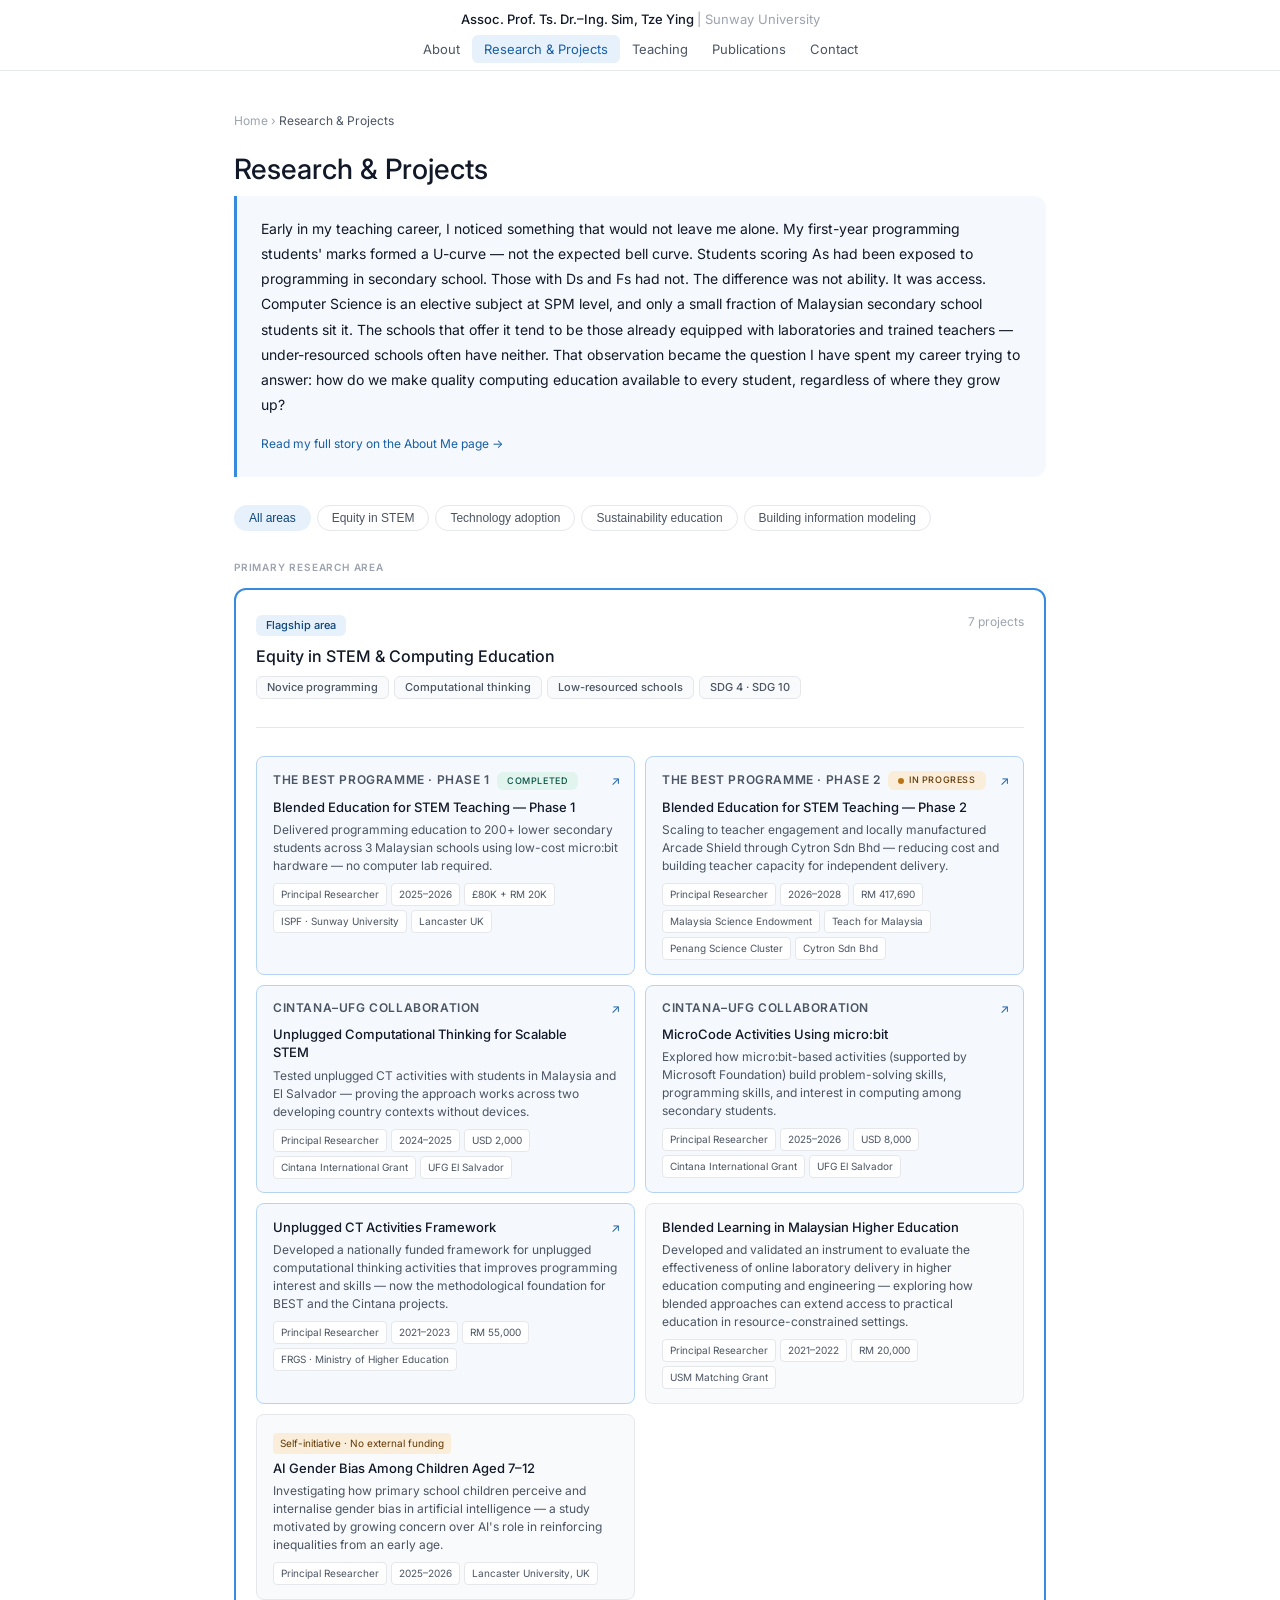
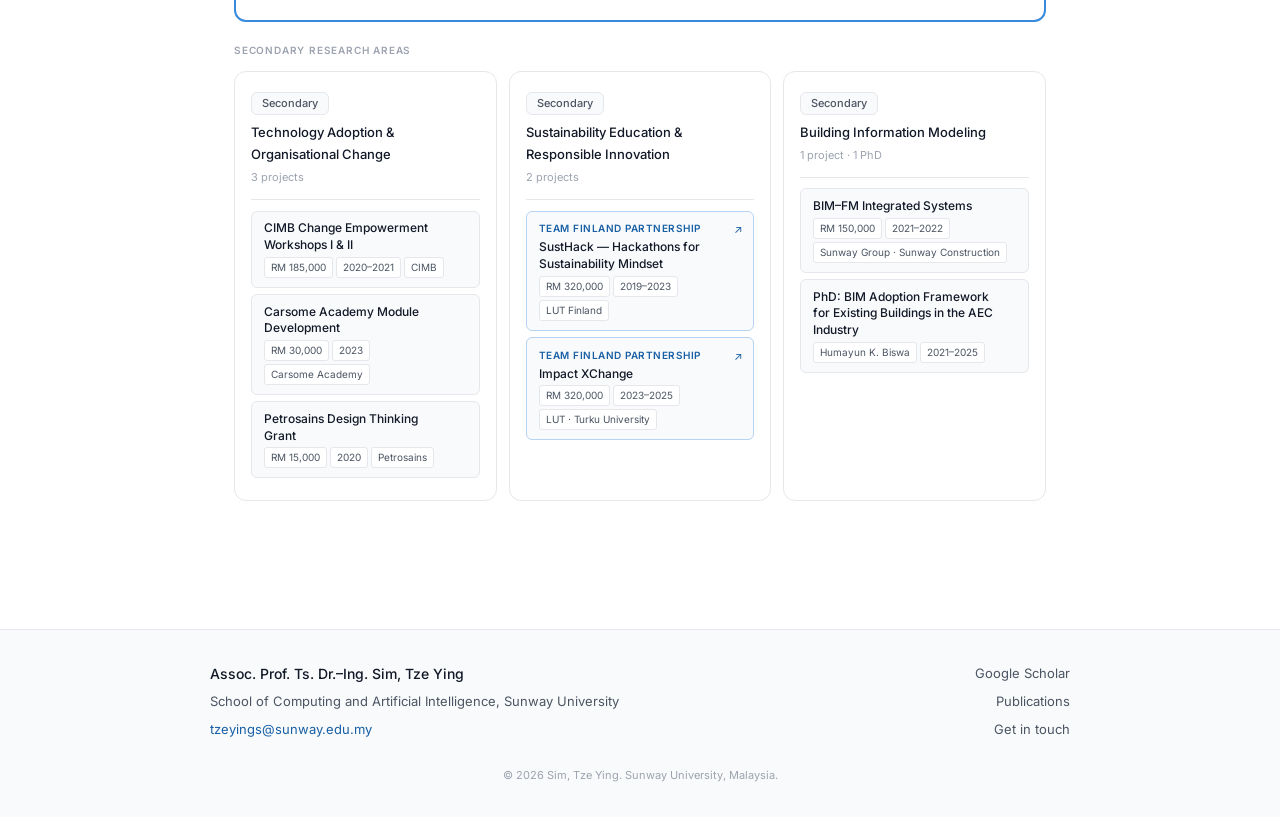
<file: research.html>
<!DOCTYPE html>
<html lang="en">
<head>
  <meta charset="UTF-8">
  <meta name="viewport" content="width=device-width, initial-scale=1.0">
  <title>Research &amp; Projects — Dr. Tze Ying Sim</title>
  <link rel="stylesheet" href="css/style.css">
</head>
<body>

<nav>
  <div class="nav-inner">
    <div class="nav-brand">Assoc. Prof. Ts. Dr.–Ing. Sim, Tze Ying <span>| Sunway University</span></div>
    <ul class="nav-links">
      <li><a href="about.html">About</a></li>
      <li><a href="research.html" class="active">Research &amp; Projects</a></li>
      <li><a href="teaching.html">Teaching</a></li>
      <li><a href="publications.html">Publications</a></li>
      <li><a href="contact.html">Contact</a></li>
    </ul>
  </div>
</nav>

<main class="page-wrap">
  <div class="container">

    <p class="breadcrumb"><a href="index.html">Home</a> › <span>Research &amp; Projects</span></p>

    <h1 class="page-title">Research &amp; Projects</h1>

    <!-- Testimony pull-quote -->
    <div class="testimony-block">
      <p>Early in my teaching career, I noticed something that would not leave me alone. My first-year programming students' marks formed a U-curve — not the expected bell curve. Students scoring As had been exposed to programming in secondary school. Those with Ds and Fs had not. The difference was not ability. It was access. Computer Science is an elective subject at SPM level, and only a small fraction of Malaysian secondary school students sit it. The schools that offer it tend to be those already equipped with laboratories and trained teachers — under-resourced schools often have neither. That observation became the question I have spent my career trying to answer: how do we make quality computing education available to every student, regardless of where they grow up?</p>
      <a href="about.html#story" class="read-more">Read my full story on the About Me page →</a>
    </div>

    <!-- Filter nav -->
    <div class="filter-nav">
      <button class="filter-btn active">All areas</button>
      <button class="filter-btn">Equity in STEM</button>
      <button class="filter-btn">Technology adoption</button>
      <button class="filter-btn">Sustainability education</button>
      <button class="filter-btn">Building information modeling</button>
    </div>

    <!-- ===== PRIMARY AREA ===== -->
    <p class="section-label">Primary research area</p>
    <div class="flagship-card">
      <div class="flagship-header">
        <div>
          <span class="badge badge-blue">Flagship area</span>
          <h2 class="flagship-title" style="margin-top:6px;">Equity in STEM &amp; Computing Education</h2>
          <div class="flagship-tags">
            <span class="badge badge-gray">Novice programming</span>
            <span class="badge badge-gray">Computational thinking</span>
            <span class="badge badge-gray">Low-resourced schools</span>
            <span class="badge badge-gray">SDG 4 · SDG 10</span>
          </div>
        </div>
        <span class="flagship-count">7 projects</span>
      </div>
      <hr>

      <div class="projects-grid">

        <!-- BEST Phase 1 -->
        <div class="proj-card linked">
          <a href="best-programme.html" class="card-link" aria-label="View BEST Phase 1 full page"></a>
          <p class="proj-card-prog">The BEST Programme · Phase 1 &nbsp;<span class="badge badge-done" style="font-size:9px;">Completed</span></p>
          <h3>Blended Education for STEM Teaching — Phase 1</h3>
          <p>Delivered programming education to 200+ lower secondary students across 3 Malaysian schools using low-cost micro:bit hardware — no computer lab required.</p>
          <div class="proj-card-meta">
            <span class="proj-tag">Principal Researcher</span>
            <span class="proj-tag">2025–2026</span>
            <span class="proj-tag">£80K + RM 20K</span>
            <span class="proj-tag">ISPF · Sunway University</span>
            <span class="proj-tag">Lancaster UK</span>
          </div>
          <span class="link-arrow">↗</span>
        </div>

        <!-- BEST Phase 2 -->
        <div class="proj-card linked">
          <a href="best-programme.html" class="card-link" aria-label="View BEST Phase 2 full page"></a>
          <p class="proj-card-prog">The BEST Programme · Phase 2 &nbsp;<span class="badge badge-inprog" style="font-size:9px;">In progress</span></p>
          <h3>Blended Education for STEM Teaching — Phase 2</h3>
          <p>Scaling to teacher engagement and locally manufactured Arcade Shield through Cytron Sdn Bhd — reducing cost and building teacher capacity for independent delivery.</p>
          <div class="proj-card-meta">
            <span class="proj-tag">Principal Researcher</span>
            <span class="proj-tag">2026–2028</span>
            <span class="proj-tag">RM 417,690</span>
            <span class="proj-tag">Malaysia Science Endowment</span>
            <span class="proj-tag">Teach for Malaysia</span>
            <span class="proj-tag">Penang Science Cluster</span>
            <span class="proj-tag">Cytron Sdn Bhd</span>
          </div>
          <span class="link-arrow">↗</span>
        </div>

        <!-- Cintana Unplugged CT -->
        <div class="proj-card linked">
          <a href="cintana-ufg.html" class="card-link" aria-label="View Cintana–UFG Collaboration full page"></a>
          <p class="proj-card-prog">Cintana–UFG Collaboration</p>
          <h3>Unplugged Computational Thinking for Scalable STEM</h3>
          <p>Tested unplugged CT activities with students in Malaysia and El Salvador — proving the approach works across two developing country contexts without devices.</p>
          <div class="proj-card-meta">
            <span class="proj-tag">Principal Researcher</span>
            <span class="proj-tag">2024–2025</span>
            <span class="proj-tag">USD 2,000</span>
            <span class="proj-tag">Cintana International Grant</span>
            <span class="proj-tag">UFG El Salvador</span>
          </div>
          <span class="link-arrow">↗</span>
        </div>

        <!-- Cintana MicroCode -->
        <div class="proj-card linked">
          <a href="cintana-ufg.html" class="card-link" aria-label="View Cintana–UFG Collaboration full page"></a>
          <p class="proj-card-prog">Cintana–UFG Collaboration</p>
          <h3>MicroCode Activities Using micro:bit</h3>
          <p>Explored how micro:bit-based activities (supported by Microsoft Foundation) build problem-solving skills, programming skills, and interest in computing among secondary students.</p>
          <div class="proj-card-meta">
            <span class="proj-tag">Principal Researcher</span>
            <span class="proj-tag">2025–2026</span>
            <span class="proj-tag">USD 8,000</span>
            <span class="proj-tag">Cintana International Grant</span>
            <span class="proj-tag">UFG El Salvador</span>
          </div>
          <span class="link-arrow">↗</span>
        </div>

        <!-- FRGS -->
        <div class="proj-card linked">
          <a href="unplugged-ct-framework.html" class="card-link" aria-label="View Unplugged CT Framework full page"></a>
          <h3>Unplugged CT Activities Framework</h3>
          <p>Developed a nationally funded framework for unplugged computational thinking activities that improves programming interest and skills — now the methodological foundation for BEST and the Cintana projects.</p>
          <div class="proj-card-meta">
            <span class="proj-tag">Principal Researcher</span>
            <span class="proj-tag">2021–2023</span>
            <span class="proj-tag">RM 55,000</span>
            <span class="proj-tag">FRGS · Ministry of Higher Education</span>
          </div>
          <span class="link-arrow">↗</span>
        </div>

        <!-- Blended Learning / Online Lab -->
        <div class="proj-card">
          <h3>Blended Learning in Malaysian Higher Education</h3>
          <p>Developed and validated an instrument to evaluate the effectiveness of online laboratory delivery in higher education computing and engineering — exploring how blended approaches can extend access to practical education in resource-constrained settings.</p>
          <div class="proj-card-meta">
            <span class="proj-tag">Principal Researcher</span>
            <span class="proj-tag">2021–2022</span>
            <span class="proj-tag">RM 20,000</span>
            <span class="proj-tag">USM Matching Grant</span>
          </div>
        </div>

        <!-- AI Gender Bias -->
        <div class="proj-card">
          <span class="self-note">Self-initiative · No external funding</span>
          <h3>AI Gender Bias Among Children Aged 7–12</h3>
          <p>Investigating how primary school children perceive and internalise gender bias in artificial intelligence — a study motivated by growing concern over AI's role in reinforcing inequalities from an early age.</p>
          <div class="proj-card-meta">
            <span class="proj-tag">Principal Researcher</span>
            <span class="proj-tag">2025–2026</span>
            <span class="proj-tag">Lancaster University, UK</span>
          </div>
        </div>

      </div>
    </div>

    <!-- ===== SECONDARY AREAS ===== -->
    <p class="section-label" style="margin-top: 0.5rem;">Secondary research areas</p>
    <div class="secondary-grid">

      <!-- Technology Adoption -->
      <div class="area-card">
        <span class="badge badge-gray">Secondary</span>
        <h2 class="area-card-title">Technology Adoption &amp; Organisational Change</h2>
        <p class="area-card-count">3 projects</p>
        <hr style="margin: 0.65rem 0;">

        <div class="mini-card">
          <h4>CIMB Change Empowerment Workshops I &amp; II</h4>
          <div class="mini-meta">
            <span class="mini-tag">RM 185,000</span>
            <span class="mini-tag">2020–2021</span>
            <span class="mini-tag">CIMB</span>
          </div>
        </div>
        <div class="mini-card">
          <h4>Carsome Academy Module Development</h4>
          <div class="mini-meta">
            <span class="mini-tag">RM 30,000</span>
            <span class="mini-tag">2023</span>
            <span class="mini-tag">Carsome Academy</span>
          </div>
        </div>
        <div class="mini-card">
          <h4>Petrosains Design Thinking Grant</h4>
          <div class="mini-meta">
            <span class="mini-tag">RM 15,000</span>
            <span class="mini-tag">2020</span>
            <span class="mini-tag">Petrosains</span>
          </div>
        </div>
      </div>

      <!-- Sustainability -->
      <div class="area-card">
        <span class="badge badge-gray">Secondary</span>
        <h2 class="area-card-title">Sustainability Education &amp; Responsible Innovation</h2>
        <p class="area-card-count">2 projects</p>
        <hr style="margin: 0.65rem 0;">

        <div class="mini-card linked">
          <a href="finland-partnership.html" class="card-link" aria-label="View Finland Partnership full page"></a>
          <p class="mini-prog">Team Finland Partnership</p>
          <h4>SustHack — Hackathons for Sustainability Mindset</h4>
          <div class="mini-meta">
            <span class="mini-tag">RM 320,000</span>
            <span class="mini-tag">2019–2023</span>
            <span class="mini-tag">LUT Finland</span>
          </div>
          <span class="mini-arrow">↗</span>
        </div>
        <div class="mini-card linked">
          <a href="finland-partnership.html" class="card-link" aria-label="View Finland Partnership full page"></a>
          <p class="mini-prog">Team Finland Partnership</p>
          <h4>Impact XChange</h4>
          <div class="mini-meta">
            <span class="mini-tag">RM 320,000</span>
            <span class="mini-tag">2023–2025</span>
            <span class="mini-tag">LUT · Turku University</span>
          </div>
          <span class="mini-arrow">↗</span>
        </div>
      </div>

      <!-- BIM -->
      <div class="area-card">
        <span class="badge badge-gray">Secondary</span>
        <h2 class="area-card-title">Building Information Modeling</h2>
        <p class="area-card-count">1 project · 1 PhD</p>
        <hr style="margin: 0.65rem 0;">

        <div class="mini-card">
          <h4>BIM–FM Integrated Systems</h4>
          <div class="mini-meta">
            <span class="mini-tag">RM 150,000</span>
            <span class="mini-tag">2021–2022</span>
            <span class="mini-tag">Sunway Group · Sunway Construction</span>
          </div>
        </div>
        <div class="mini-card">
          <h4>PhD: BIM Adoption Framework for Existing Buildings in the AEC Industry</h4>
          <div class="mini-meta">
            <span class="mini-tag">Humayun K. Biswa</span>
            <span class="mini-tag">2021–2025</span>
          </div>
        </div>
      </div>

    </div>

  </div>
</main>

<footer>
  <div class="footer-inner">
    <div>
      <p class="footer-name">Assoc. Prof. Ts. Dr.–Ing. Sim, Tze Ying</p>
      <p class="footer-affil">School of Computing and Artificial Intelligence, Sunway University</p>
      <a href="mailto:tzeyings@sunway.edu.my" class="footer-email">tzeyings@sunway.edu.my</a>
    </div>
    <div class="footer-links">
      <a href="https://scholar.google.com/citations?user=vHaWs4kAAAAJ&hl=en" target="_blank">Google Scholar</a>
      <a href="publications.html">Publications</a>
      <a href="contact.html">Get in touch</a>
    </div>
  </div>
  <p class="footer-copy">© 2026 Sim, Tze Ying. Sunway University, Malaysia.</p>
</footer>

</body>
</html>
</file>
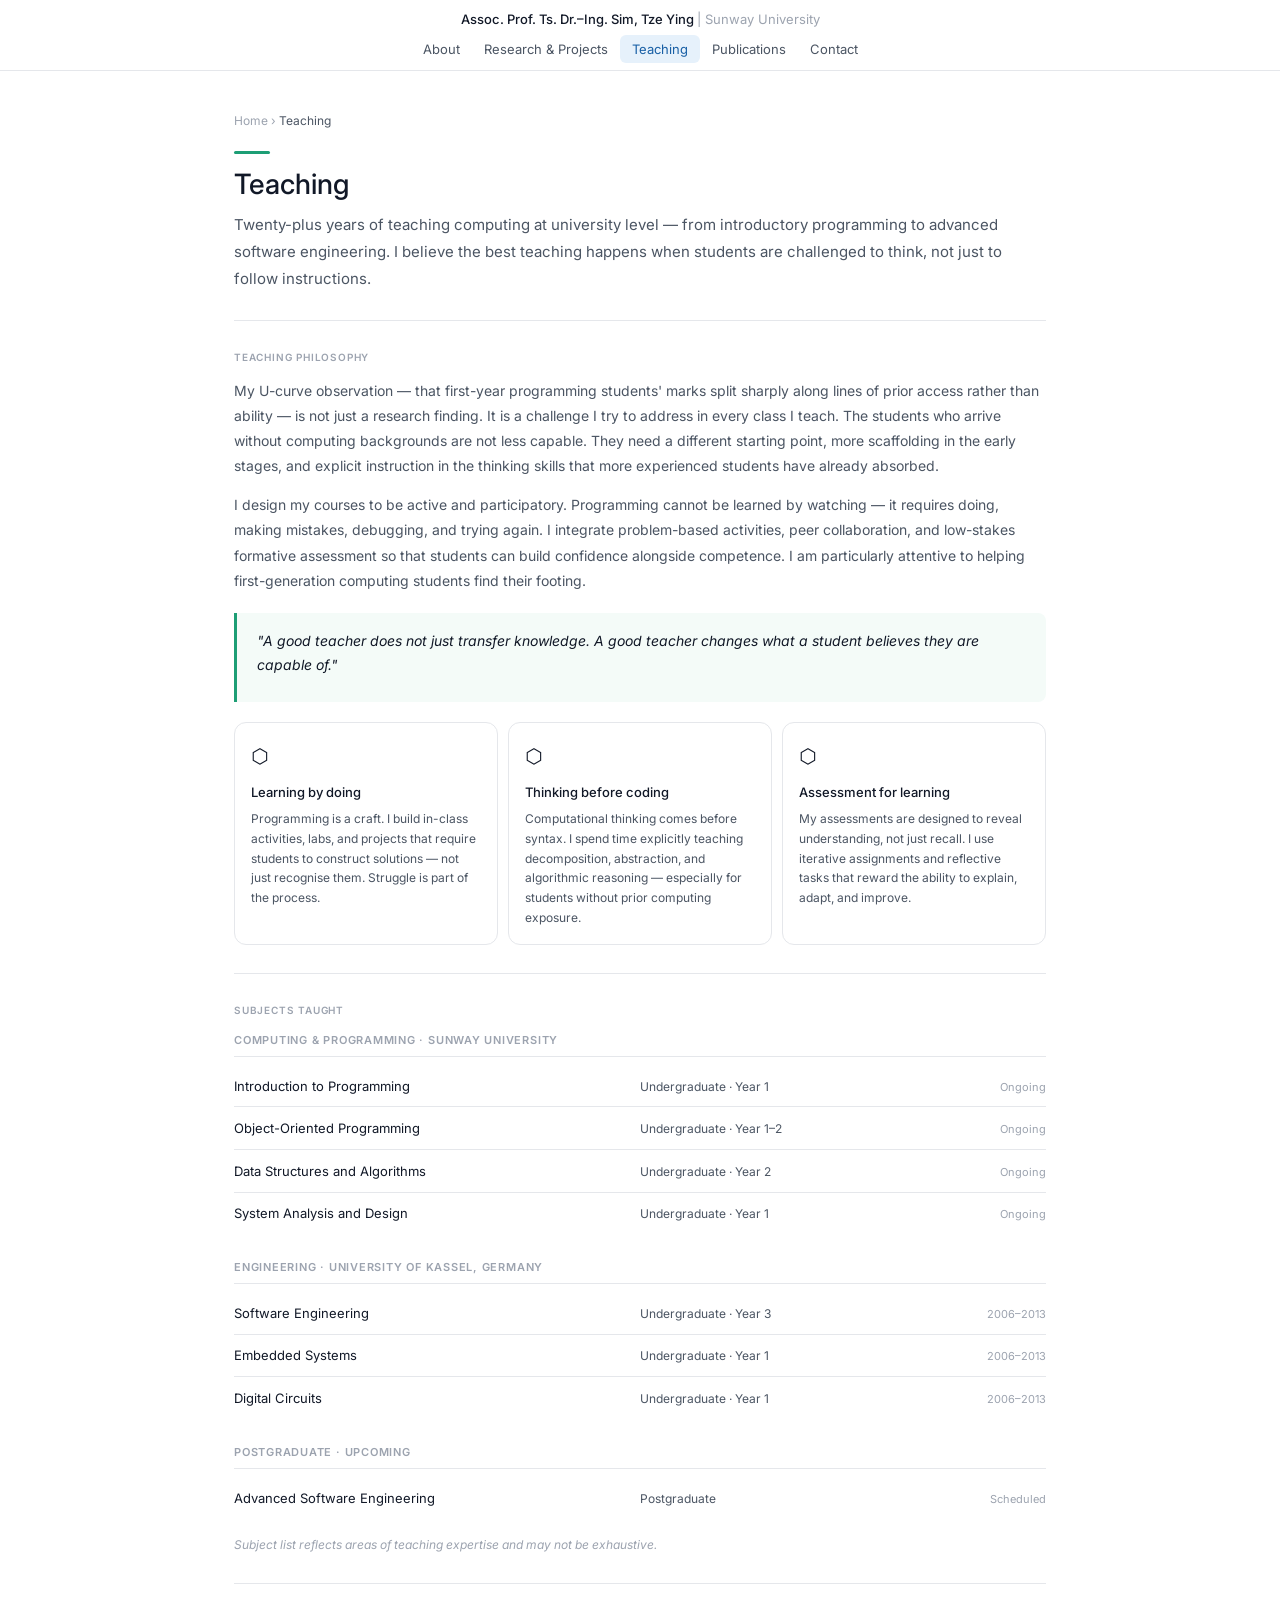
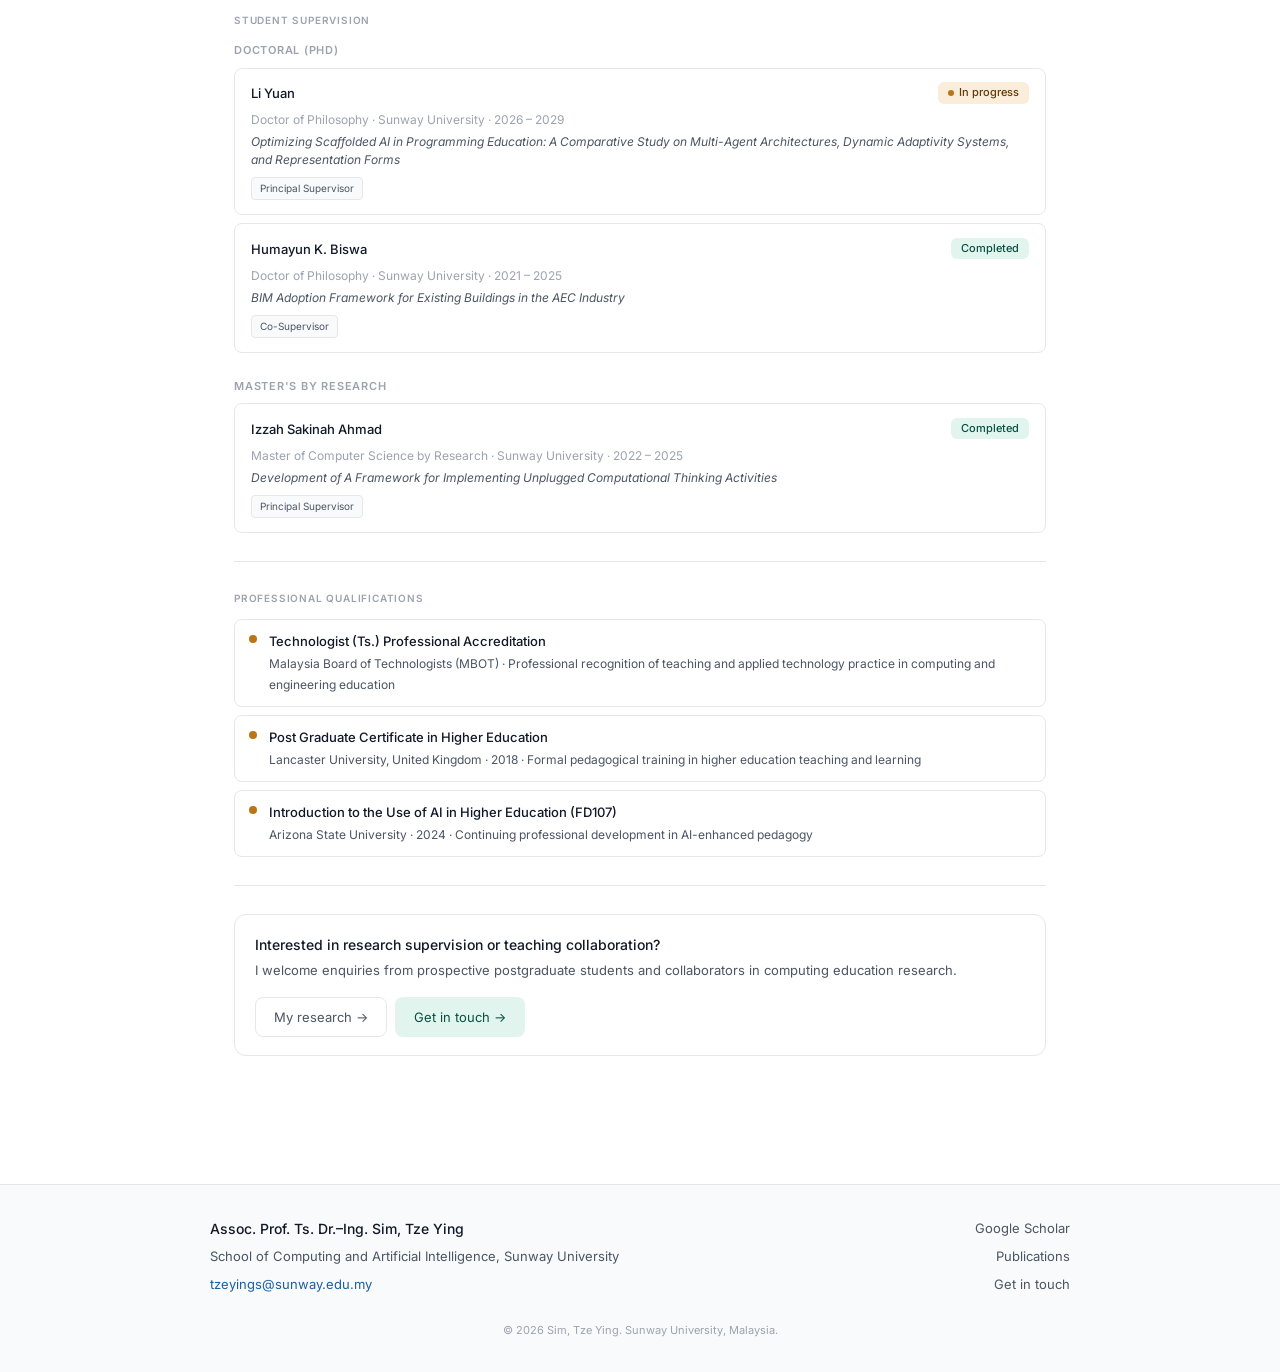
<file: teaching.html>
<!DOCTYPE html>
<html lang="en">
<head>
  <meta charset="UTF-8">
  <meta name="viewport" content="width=device-width, initial-scale=1.0">
  <title>Teaching — Dr. Tze Ying Sim</title>
  <link rel="stylesheet" href="css/style.css">
  <style>
    /* Teaching-page specific styles */

    /* Philosophy */
    .philosophy-grid {
      display: grid;
      grid-template-columns: repeat(3, 1fr);
      gap: 10px;
      margin-bottom: 1.25rem;
    }
    .philosophy-card {
      border: 0.5px solid var(--border-light);
      border-radius: var(--radius-lg);
      padding: 1rem;
      background: var(--bg-white);
    }
    .philosophy-icon {
      font-size: 20px;
      margin-bottom: 8px;
    }
    .philosophy-card h3 {
      font-size: 13px;
      font-weight: 500;
      margin-bottom: 6px;
      color: var(--text-primary);
    }
    .philosophy-card p {
      font-size: 12px;
      color: var(--text-secondary);
      line-height: 1.65;
    }

    /* Subject table */
    .subject-group {
      margin-bottom: 1.5rem;
    }
    .subject-group-title {
      font-size: 11px;
      font-weight: 600;
      color: var(--text-tertiary);
      letter-spacing: 0.07em;
      text-transform: uppercase;
      margin-bottom: 0.5rem;
      padding-bottom: 0.4rem;
      border-bottom: 0.5px solid var(--border-light);
    }
    .subject-row {
      display: grid;
      grid-template-columns: 2fr 1.2fr 0.8fr;
      gap: 10px;
      padding: 0.6rem 0;
      border-bottom: 0.5px solid var(--border-light);
      align-items: baseline;
    }
    .subject-row:last-child { border-bottom: none; }
    .subject-name {
      font-size: 13px;
      color: var(--text-primary);
      font-weight: 400;
    }
    .subject-level {
      font-size: 12px;
      color: var(--text-secondary);
    }
    .subject-years {
      font-size: 11px;
      color: var(--text-tertiary);
      text-align: right;
    }

    /* Supervision */
    .supervision-section { margin-bottom: 1.5rem; }
    .supervision-type-label {
      font-size: 11px;
      font-weight: 600;
      color: var(--text-tertiary);
      letter-spacing: 0.07em;
      text-transform: uppercase;
      margin-bottom: 0.5rem;
    }
    .supervision-card {
      border: 0.5px solid var(--border-light);
      border-radius: var(--radius-md);
      padding: 0.85rem 1rem;
      background: var(--bg-white);
      margin-bottom: 8px;
    }
    .supervision-card-header {
      display: flex;
      justify-content: space-between;
      align-items: flex-start;
      gap: 1rem;
      margin-bottom: 4px;
    }
    .supervision-card h4 {
      font-size: 13px;
      font-weight: 500;
      color: var(--text-primary);
    }
    .supervision-status {
      font-size: 11px;
      flex-shrink: 0;
    }
    .supervision-card .meta {
      font-size: 12px;
      color: var(--text-tertiary);
      margin-bottom: 4px;
    }
    .supervision-card .thesis {
      font-size: 12px;
      color: var(--text-secondary);
      font-style: italic;
      line-height: 1.5;
    }
    .supervision-card .role-tag {
      display: inline-block;
      font-size: 10px;
      padding: 2px 8px;
      border-radius: 4px;
      background: var(--bg-surface);
      border: 0.5px solid var(--border-light);
      color: var(--text-secondary);
      margin-top: 6px;
    }

    /* Awards */
    .award-list { display: flex; flex-direction: column; gap: 8px; }
    .award-item {
      display: flex;
      gap: 12px;
      align-items: flex-start;
      padding: 0.65rem 0.85rem;
      border: 0.5px solid var(--border-light);
      border-radius: var(--radius-md);
      background: var(--bg-white);
    }
    .award-dot {
      width: 8px;
      height: 8px;
      border-radius: 50%;
      background: var(--amber-mid);
      flex-shrink: 0;
      margin-top: 5px;
    }
    .award-title { font-size: 13px; font-weight: 500; margin-bottom: 2px; }
    .award-body { font-size: 12px; color: var(--text-secondary); }

    @media (max-width: 680px) {
      .philosophy-grid { grid-template-columns: 1fr; }
      .subject-row { grid-template-columns: 1fr; gap: 2px; }
      .subject-years { text-align: left; }
      .supervision-card-header { flex-direction: column; gap: 4px; }
    }
  </style>
</head>
<body>

<nav>
  <div class="nav-inner">
    <div class="nav-brand">Assoc. Prof. Ts. Dr.–Ing. Sim, Tze Ying <span>| Sunway University</span></div>
    <ul class="nav-links">
      <li><a href="about.html">About</a></li>
      <li><a href="research.html">Research &amp; Projects</a></li>
      <li><a href="teaching.html" class="active">Teaching</a></li>
      <li><a href="publications.html">Publications</a></li>
      <li><a href="contact.html">Contact</a></li>
    </ul>
  </div>
</nav>

<main class="page-wrap">
  <div class="container">

    <p class="breadcrumb"><a href="index.html">Home</a> › <span>Teaching</span></p>

    <div class="accent-bar teal"></div>
    <h1 class="page-title">Teaching</h1>
    <p class="page-mission">Twenty-plus years of teaching computing at university level — from introductory programming to advanced software engineering. I believe the best teaching happens when students are challenged to think, not just to follow instructions.</p>

    <hr>

    <!-- Teaching Philosophy -->
    <p class="section-label">Teaching philosophy</p>

    <p class="body-text">My U-curve observation — that first-year programming students' marks split sharply along lines of prior access rather than ability — is not just a research finding. It is a challenge I try to address in every class I teach. The students who arrive without computing backgrounds are not less capable. They need a different starting point, more scaffolding in the early stages, and explicit instruction in the thinking skills that more experienced students have already absorbed.</p>

    <p class="body-text">I design my courses to be active and participatory. Programming cannot be learned by watching — it requires doing, making mistakes, debugging, and trying again. I integrate problem-based activities, peer collaboration, and low-stakes formative assessment so that students can build confidence alongside competence. I am particularly attentive to helping first-generation computing students find their footing.</p>

    <div class="pull-quote">
      <p>"A good teacher does not just transfer knowledge. A good teacher changes what a student believes they are capable of."</p>
    </div>

    <div class="philosophy-grid">
      <div class="philosophy-card">
        <div class="philosophy-icon">⬡</div>
        <h3>Learning by doing</h3>
        <p>Programming is a craft. I build in-class activities, labs, and projects that require students to construct solutions — not just recognise them. Struggle is part of the process.</p>
      </div>
      <div class="philosophy-card">
        <div class="philosophy-icon">⬡</div>
        <h3>Thinking before coding</h3>
        <p>Computational thinking comes before syntax. I spend time explicitly teaching decomposition, abstraction, and algorithmic reasoning — especially for students without prior computing exposure.</p>
      </div>
      <div class="philosophy-card">
        <div class="philosophy-icon">⬡</div>
        <h3>Assessment for learning</h3>
        <p>My assessments are designed to reveal understanding, not just recall. I use iterative assignments and reflective tasks that reward the ability to explain, adapt, and improve.</p>
      </div>
    </div>

    <hr>

    <!-- Subjects Taught -->
    <p class="section-label">Subjects taught</p>

    <div class="subject-group">
      <p class="subject-group-title">Computing &amp; Programming · Sunway University</p>
      <div class="subject-row">
        <span class="subject-name">Introduction to Programming</span>
        <span class="subject-level">Undergraduate · Year 1</span>
        <span class="subject-years">Ongoing</span>
      </div>
      <div class="subject-row">
        <span class="subject-name">Object-Oriented Programming</span>
        <span class="subject-level">Undergraduate · Year 1–2</span>
        <span class="subject-years">Ongoing</span>
      </div>
      <div class="subject-row">
        <span class="subject-name">Data Structures and Algorithms</span>
        <span class="subject-level">Undergraduate · Year 2</span>
        <span class="subject-years">Ongoing</span>
      </div>
      <div class="subject-row">
        <span class="subject-name">System Analysis and Design</span>
        <span class="subject-level">Undergraduate · Year 1</span>
        <span class="subject-years">Ongoing</span>
      </div>
    </div>

    <div class="subject-group">
      <p class="subject-group-title">Engineering · University of Kassel, Germany</p>
      <div class="subject-row">
        <span class="subject-name">Software Engineering</span>
        <span class="subject-level">Undergraduate · Year 3</span>
        <span class="subject-years">2006–2013</span>
      </div>
      <div class="subject-row">
        <span class="subject-name">Embedded Systems</span>
        <span class="subject-level">Undergraduate · Year 1</span>
        <span class="subject-years">2006–2013</span>
      </div>
      <div class="subject-row">
        <span class="subject-name">Digital Circuits</span>
        <span class="subject-level">Undergraduate · Year 1</span>
        <span class="subject-years">2006–2013</span>
      </div>
    </div>

    <div class="subject-group">
      <p class="subject-group-title">Postgraduate · Upcoming</p>
      <div class="subject-row">
        <span class="subject-name">Advanced Software Engineering</span>
        <span class="subject-level">Postgraduate</span>
        <span class="subject-years">Scheduled</span>
      </div>
    </div>

    <p style="font-size:12px; color:var(--text-tertiary); font-style:italic; margin-top:-0.5rem; margin-bottom:1rem;">Subject list reflects areas of teaching expertise and may not be exhaustive.</p>

    <hr>

    <!-- Student Supervision -->
    <p class="section-label">Student supervision</p>

    <div class="supervision-section">
      <p class="supervision-type-label">Doctoral (PhD)</p>

      <div class="supervision-card">
        <div class="supervision-card-header">
          <h4>Li Yuan</h4>
          <span class="badge badge-inprog supervision-status">In progress</span>
        </div>
        <p class="meta">Doctor of Philosophy · Sunway University · 2026 – 2029</p>
        <p class="thesis">Optimizing Scaffolded AI in Programming Education: A Comparative Study on Multi-Agent Architectures, Dynamic Adaptivity Systems, and Representation Forms</p>
        <span class="role-tag">Principal Supervisor</span>
      </div>

      <div class="supervision-card">
        <div class="supervision-card-header">
          <h4>Humayun K. Biswa</h4>
          <span class="badge badge-done supervision-status">Completed</span>
        </div>
        <p class="meta">Doctor of Philosophy · Sunway University · 2021 – 2025</p>
        <p class="thesis">BIM Adoption Framework for Existing Buildings in the AEC Industry</p>
        <span class="role-tag">Co-Supervisor</span>
      </div>
    </div>

    <div class="supervision-section">
      <p class="supervision-type-label">Master's by Research</p>

      <div class="supervision-card">
        <div class="supervision-card-header">
          <h4>Izzah Sakinah Ahmad</h4>
          <span class="badge badge-done supervision-status">Completed</span>
        </div>
        <p class="meta">Master of Computer Science by Research · Sunway University · 2022 – 2025</p>
        <p class="thesis">Development of A Framework for Implementing Unplugged Computational Thinking Activities</p>
        <span class="role-tag">Principal Supervisor</span>
      </div>
    </div>

    <hr>

    <!-- Teaching Awards -->
    <p class="section-label">Professional qualifications</p>
    <div class="award-list">
      <div class="award-item">
        <div class="award-dot"></div>
        <div>
          <p class="award-title">Technologist (Ts.) Professional Accreditation</p>
          <p class="award-body">Malaysia Board of Technologists (MBOT) · Professional recognition of teaching and applied technology practice in computing and engineering education</p>
        </div>
      </div>
      <div class="award-item">
        <div class="award-dot"></div>
        <div>
          <p class="award-title">Post Graduate Certificate in Higher Education</p>
          <p class="award-body">Lancaster University, United Kingdom · 2018 · Formal pedagogical training in higher education teaching and learning</p>
        </div>
      </div>
      <div class="award-item">
        <div class="award-dot"></div>
        <div>
          <p class="award-title">Introduction to the Use of AI in Higher Education (FD107)</p>
          <p class="award-body">Arizona State University · 2024 · Continuing professional development in AI-enhanced pedagogy</p>
        </div>
      </div>
    </div>

    <hr>

    <!-- CTA -->
    <div class="cta-band">
      <div>
        <h3>Interested in research supervision or teaching collaboration?</h3>
        <p>I welcome enquiries from prospective postgraduate students and collaborators in computing education research.</p>
      </div>
      <div class="btn-row">
        <a href="research.html" class="btn">My research →</a>
        <a href="contact.html" class="btn btn-primary">Get in touch →</a>
      </div>
    </div>

  </div>
</main>

<footer>
  <div class="footer-inner">
    <div>
      <p class="footer-name">Assoc. Prof. Ts. Dr.–Ing. Sim, Tze Ying</p>
      <p class="footer-affil">School of Computing and Artificial Intelligence, Sunway University</p>
      <a href="mailto:tzeyings@sunway.edu.my" class="footer-email">tzeyings@sunway.edu.my</a>
    </div>
    <div class="footer-links">
      <a href="https://scholar.google.com/citations?user=vHaWs4kAAAAJ&hl=en" target="_blank">Google Scholar</a>
      <a href="publications.html">Publications</a>
      <a href="contact.html">Get in touch</a>
    </div>
  </div>
  <p class="footer-copy">© 2026 Sim, Tze Ying. Sunway University, Malaysia.</p>
</footer>

</body>
</html>
</file>
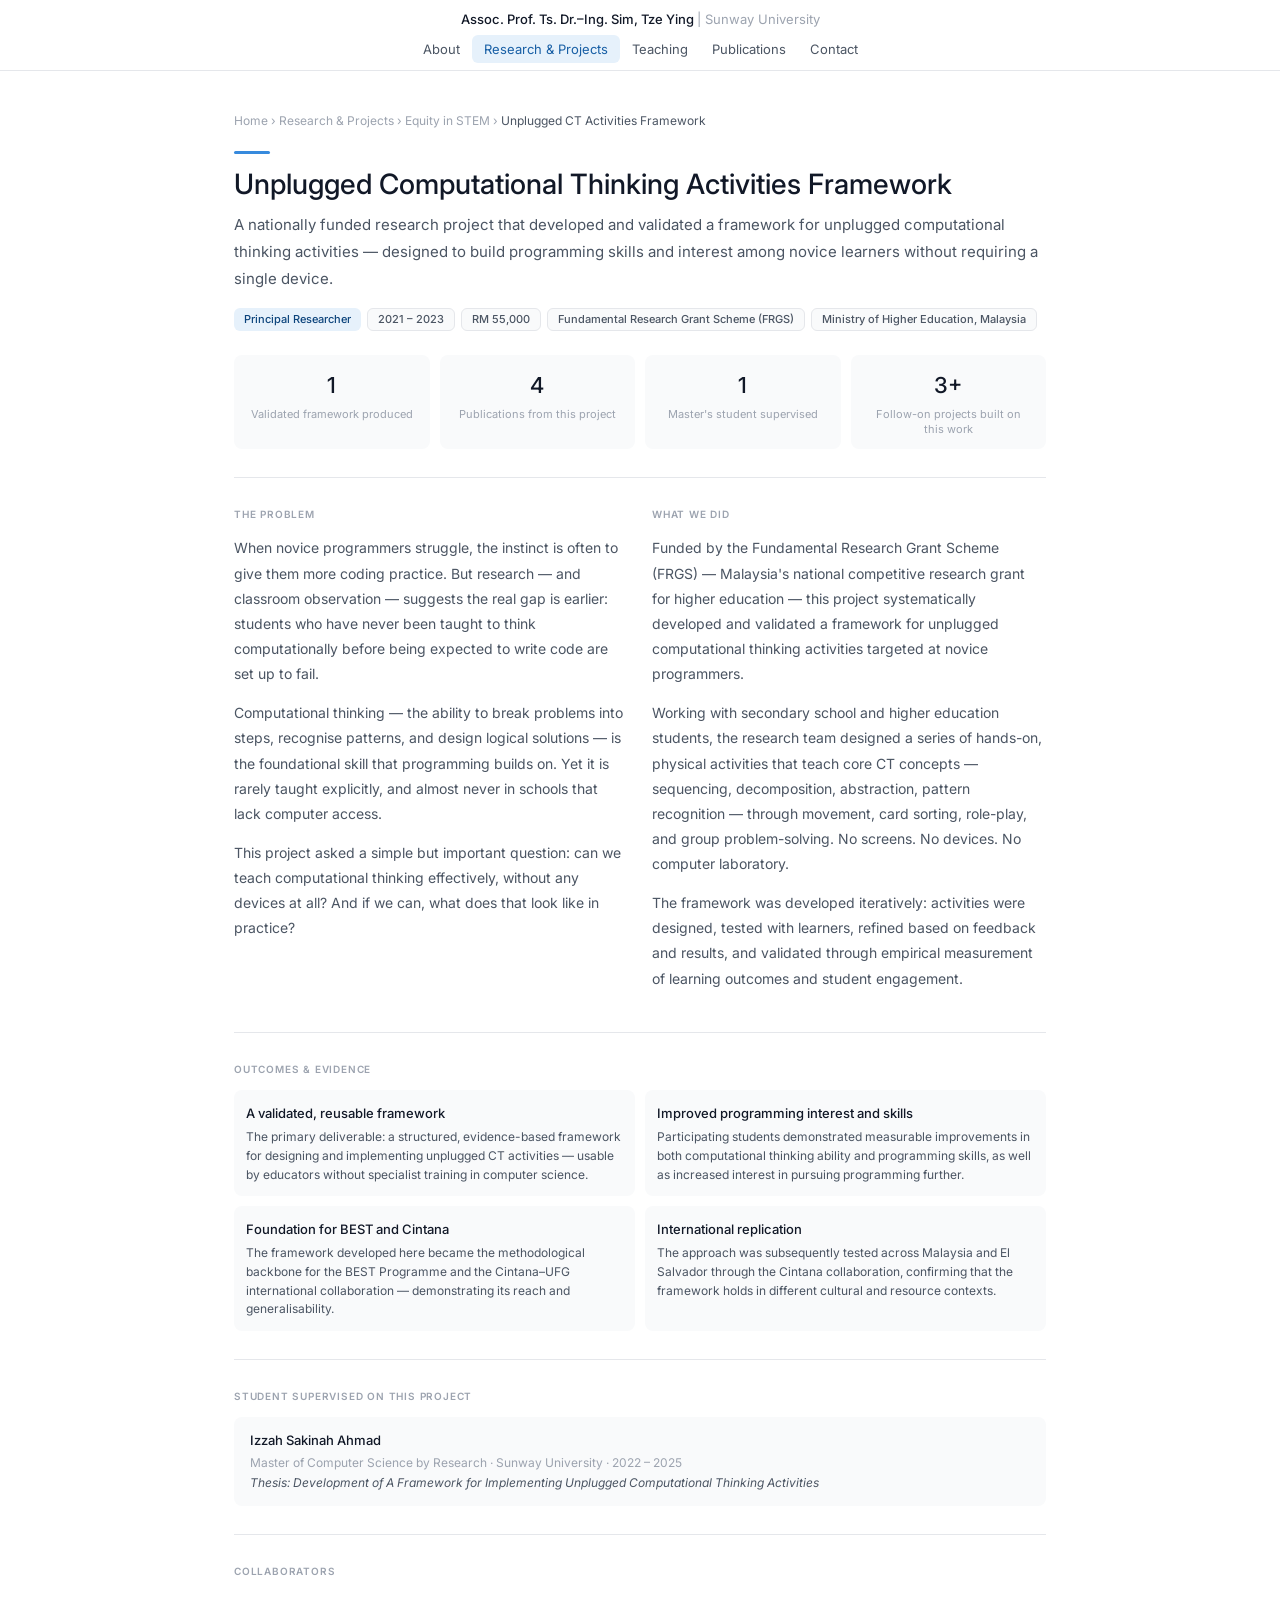
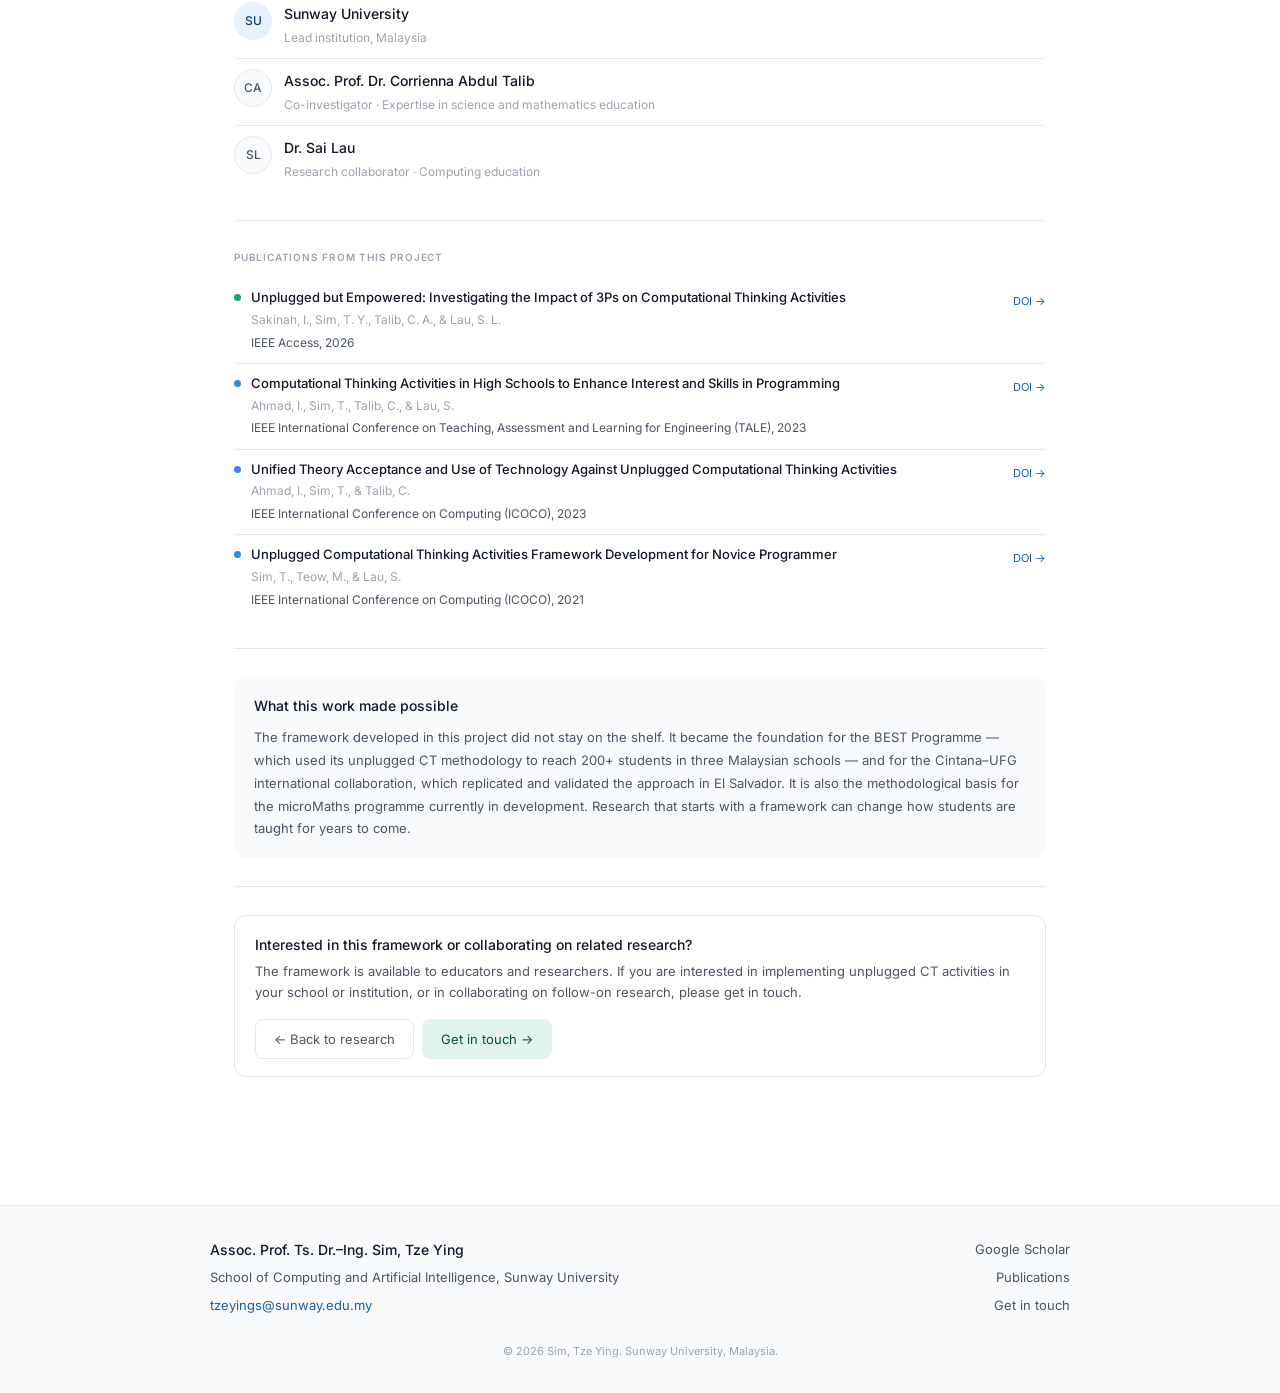
<file: unplugged-ct-framework.html>
<!DOCTYPE html>
<html lang="en">
<head>
  <meta charset="UTF-8">
  <meta name="viewport" content="width=device-width, initial-scale=1.0">
  <title>Unplugged CT Framework — Dr. Tze Ying Sim</title>
  <link rel="stylesheet" href="css/style.css">
</head>
<body>

<nav>
  <div class="nav-inner">
    <div class="nav-brand">Assoc. Prof. Ts. Dr.–Ing. Sim, Tze Ying <span>| Sunway University</span></div>
    <ul class="nav-links">
      <li><a href="about.html">About</a></li>
      <li><a href="research.html" class="active">Research &amp; Projects</a></li>
      <li><a href="teaching.html">Teaching</a></li>
      <li><a href="publications.html">Publications</a></li>
      <li><a href="contact.html">Contact</a></li>
    </ul>
  </div>
</nav>

<main class="page-wrap">
  <div class="container">

    <p class="breadcrumb">
      <a href="index.html">Home</a> ›
      <a href="research.html">Research &amp; Projects</a> ›
      <a href="research.html">Equity in STEM</a> ›
      <span>Unplugged CT Activities Framework</span>
    </p>

    <div class="accent-bar blue"></div>
    <h1 class="page-title">Unplugged Computational Thinking Activities Framework</h1>
    <p class="page-mission">A nationally funded research project that developed and validated a framework for unplugged computational thinking activities — designed to build programming skills and interest among novice learners without requiring a single device.</p>

    <div class="badges">
      <span class="badge badge-blue">Principal Researcher</span>
      <span class="badge badge-gray">2021 – 2023</span>
      <span class="badge badge-gray">RM 55,000</span>
      <span class="badge badge-gray">Fundamental Research Grant Scheme (FRGS)</span>
      <span class="badge badge-gray">Ministry of Higher Education, Malaysia</span>
    </div>

    <div class="stat-bar">
      <div class="stat-chip">
        <div class="stat-num">1</div>
        <div class="stat-lbl">Validated framework produced</div>
      </div>
      <div class="stat-chip">
        <div class="stat-num">4</div>
        <div class="stat-lbl">Publications from this project</div>
      </div>
      <div class="stat-chip">
        <div class="stat-num">1</div>
        <div class="stat-lbl">Master's student supervised</div>
      </div>
      <div class="stat-chip">
        <div class="stat-num">3+</div>
        <div class="stat-lbl">Follow-on projects built on this work</div>
      </div>
    </div>

    <hr>

    <!-- The Problem -->
    <div class="body-grid">
      <div>
        <p class="section-label">The problem</p>
        <p class="body-text">When novice programmers struggle, the instinct is often to give them more coding practice. But research — and classroom observation — suggests the real gap is earlier: students who have never been taught to think computationally before being expected to write code are set up to fail.</p>
        <p class="body-text">Computational thinking — the ability to break problems into steps, recognise patterns, and design logical solutions — is the foundational skill that programming builds on. Yet it is rarely taught explicitly, and almost never in schools that lack computer access.</p>
        <p class="body-text">This project asked a simple but important question: can we teach computational thinking effectively, without any devices at all? And if we can, what does that look like in practice?</p>
      </div>
      <div>
        <p class="section-label">What we did</p>
        <p class="body-text">Funded by the Fundamental Research Grant Scheme (FRGS) — Malaysia's national competitive research grant for higher education — this project systematically developed and validated a framework for unplugged computational thinking activities targeted at novice programmers.</p>
        <p class="body-text">Working with secondary school and higher education students, the research team designed a series of hands-on, physical activities that teach core CT concepts — sequencing, decomposition, abstraction, pattern recognition — through movement, card sorting, role-play, and group problem-solving. No screens. No devices. No computer laboratory.</p>
        <p class="body-text">The framework was developed iteratively: activities were designed, tested with learners, refined based on feedback and results, and validated through empirical measurement of learning outcomes and student engagement.</p>
      </div>
    </div>

    <hr>

    <!-- Outcomes -->
    <p class="section-label">Outcomes &amp; evidence</p>
    <div class="projects-grid" style="margin-top:0;">
      <div class="outcome-card">
        <h4>A validated, reusable framework</h4>
        <p>The primary deliverable: a structured, evidence-based framework for designing and implementing unplugged CT activities — usable by educators without specialist training in computer science.</p>
      </div>
      <div class="outcome-card">
        <h4>Improved programming interest and skills</h4>
        <p>Participating students demonstrated measurable improvements in both computational thinking ability and programming skills, as well as increased interest in pursuing programming further.</p>
      </div>
      <div class="outcome-card">
        <h4>Foundation for BEST and Cintana</h4>
        <p>The framework developed here became the methodological backbone for the BEST Programme and the Cintana–UFG international collaboration — demonstrating its reach and generalisability.</p>
      </div>
      <div class="outcome-card">
        <h4>International replication</h4>
        <p>The approach was subsequently tested across Malaysia and El Salvador through the Cintana collaboration, confirming that the framework holds in different cultural and resource contexts.</p>
      </div>
    </div>

    <hr>

    <!-- Student Supervised -->
    <p class="section-label">Student supervised on this project</p>
    <div class="supervision-list">
      <div class="supervision-card">
        <h4>Izzah Sakinah Ahmad</h4>
        <p>Master of Computer Science by Research · Sunway University · 2022 – 2025</p>
        <p class="thesis">Thesis: Development of A Framework for Implementing Unplugged Computational Thinking Activities</p>
      </div>
    </div>

    <hr>

    <!-- Collaborators -->
    <p class="section-label">Collaborators</p>
    <div class="collab-list">
      <div class="collab-row">
        <div class="avatar av-blue">SU</div>
        <div>
          <p class="collab-name">Sunway University</p>
          <p class="collab-role">Lead institution, Malaysia</p>
        </div>
      </div>
      <div class="collab-row">
        <div class="avatar av-gray">CA</div>
        <div>
          <p class="collab-name">Assoc. Prof. Dr. Corrienna Abdul Talib</p>
          <p class="collab-role">Co-investigator · Expertise in science and mathematics education</p>
        </div>
      </div>
      <div class="collab-row">
        <div class="avatar av-gray">SL</div>
        <div>
          <p class="collab-name">Dr. Sai Lau</p>
          <p class="collab-role">Research collaborator · Computing education</p>
        </div>
      </div>
    </div>

    <hr>

    <!-- Publications -->
    <p class="section-label">Publications from this project</p>
    <div class="pub-list">
      <div class="pub-entry">
        <div class="pub-dot journal"></div>
        <div class="pub-body">
          <p class="pub-title">Unplugged but Empowered: Investigating the Impact of 3Ps on Computational Thinking Activities</p>
          <p class="pub-authors">Sakinah, I., Sim, T. Y., Talib, C. A., &amp; Lau, S. L.</p>
          <p class="pub-venue">IEEE Access, 2026</p>
        </div>
        <span class="pub-link">DOI →</span>
      </div>
      <div class="pub-entry">
        <div class="pub-dot conf"></div>
        <div class="pub-body">
          <p class="pub-title">Computational Thinking Activities in High Schools to Enhance Interest and Skills in Programming</p>
          <p class="pub-authors">Ahmad, I., Sim, T., Talib, C., &amp; Lau, S.</p>
          <p class="pub-venue">IEEE International Conference on Teaching, Assessment and Learning for Engineering (TALE), 2023</p>
        </div>
        <span class="pub-link">DOI →</span>
      </div>
      <div class="pub-entry">
        <div class="pub-dot conf"></div>
        <div class="pub-body">
          <p class="pub-title">Unified Theory Acceptance and Use of Technology Against Unplugged Computational Thinking Activities</p>
          <p class="pub-authors">Ahmad, I., Sim, T., &amp; Talib, C.</p>
          <p class="pub-venue">IEEE International Conference on Computing (ICOCO), 2023</p>
        </div>
        <span class="pub-link">DOI →</span>
      </div>
      <div class="pub-entry">
        <div class="pub-dot conf"></div>
        <div class="pub-body">
          <p class="pub-title">Unplugged Computational Thinking Activities Framework Development for Novice Programmer</p>
          <p class="pub-authors">Sim, T., Teow, M., &amp; Lau, S.</p>
          <p class="pub-venue">IEEE International Conference on Computing (ICOCO), 2021</p>
        </div>
        <span class="pub-link">DOI →</span>
      </div>
    </div>

    <hr>

    <!-- What comes next -->
    <div class="next-box">
      <h3>What this work made possible</h3>
      <p>The framework developed in this project did not stay on the shelf. It became the foundation for the BEST Programme — which used its unplugged CT methodology to reach 200+ students in three Malaysian schools — and for the Cintana–UFG international collaboration, which replicated and validated the approach in El Salvador. It is also the methodological basis for the microMaths programme currently in development. Research that starts with a framework can change how students are taught for years to come.</p>
    </div>

    <hr>

    <!-- CTA -->
    <div class="cta-band">
      <div>
        <h3>Interested in this framework or collaborating on related research?</h3>
        <p>The framework is available to educators and researchers. If you are interested in implementing unplugged CT activities in your school or institution, or in collaborating on follow-on research, please get in touch.</p>
      </div>
      <div class="btn-row">
        <a href="research.html" class="btn">← Back to research</a>
        <a href="contact.html" class="btn btn-primary">Get in touch →</a>
      </div>
    </div>

  </div>
</main>

<footer>
  <div class="footer-inner">
    <div>
      <p class="footer-name">Assoc. Prof. Ts. Dr.–Ing. Sim, Tze Ying</p>
      <p class="footer-affil">School of Computing and Artificial Intelligence, Sunway University</p>
      <a href="mailto:tzeyings@sunway.edu.my" class="footer-email">tzeyings@sunway.edu.my</a>
    </div>
    <div class="footer-links">
      <a href="https://scholar.google.com/citations?user=vHaWs4kAAAAJ&hl=en" target="_blank">Google Scholar</a>
      <a href="publications.html">Publications</a>
      <a href="contact.html">Get in touch</a>
    </div>
  </div>
  <p class="footer-copy">© 2026 Sim, Tze Ying. Sunway University, Malaysia.</p>
</footer>

</body>
</html>
</file>
<file: css/style.css>
/* ============================================================
   Dr. Tze Ying Sim — Research Website
   style.css — Shared stylesheet
   ============================================================ */

@import url('https://fonts.googleapis.com/css2?family=Inter:wght@400;500;600&display=swap');

/* === Variables === */
:root {
  --blue-dark:    #0C447C;
  --blue-mid:     #185FA5;
  --blue:         #378ADD;
  --blue-light:   #E6F1FB;
  --teal-dark:    #085041;
  --teal-mid:     #0F6E56;
  --teal:         #1D9E75;
  --teal-light:   #E1F5EE;
  --amber-dark:   #633806;
  --amber-mid:    #BA7517;
  --amber-light:  #FAEEDA;
  --red-light:    #FCEBEB;
  --red-mid:      #A32D2D;
  --text-primary:   #111827;
  --text-secondary: #4B5563;
  --text-tertiary:  #9CA3AF;
  --border-light:   #E5E7EB;
  --border-mid:     #D1D5DB;
  --bg-white:       #FFFFFF;
  --bg-surface:     #F9FAFB;
  --radius-sm:  6px;
  --radius-md:  8px;
  --radius-lg: 12px;
  --max-width: 860px;
  --font: 'Inter', system-ui, -apple-system, sans-serif;
}

/* === Reset & Base === */
*, *::before, *::after { box-sizing: border-box; margin: 0; padding: 0; }
html { font-size: 16px; scroll-behavior: smooth; }
body {
  font-family: var(--font);
  color: var(--text-primary);
  background: var(--bg-white);
  line-height: 1.7;
  -webkit-font-smoothing: antialiased;
}
a { color: var(--blue-mid); text-decoration: none; }
a:hover { text-decoration: underline; }
img { max-width: 100%; height: auto; display: block; }

/* === Layout === */
.container {
  max-width: var(--max-width);
  margin: 0 auto;
  padding: 0 1.5rem;
}
.page-wrap { padding: 2.5rem 0 4rem; }

/* === Navigation === */
nav {
  position: sticky;
  top: 0;
  background: rgba(255,255,255,0.95);
  backdrop-filter: blur(8px);
  border-bottom: 0.5px solid var(--border-light);
  z-index: 100;
  padding: 0 1.5rem;
}
.nav-inner {
  max-width: var(--max-width);
  margin: 0 auto;
  display: flex;
  flex-direction: column;
  align-items: center;
  justify-content: center;
  padding: 0.5rem 0;
  gap: 0.3rem;
}
.nav-brand { font-size: 13px; font-weight: 500; color: var(--text-primary); text-align: center; }
.nav-brand span { color: var(--text-tertiary); font-weight: 400; }
.nav-links { display: flex; gap: 0; list-style: none; justify-content: center; flex-wrap: nowrap; }
.nav-links a {
  font-size: 13px;
  color: var(--text-secondary);
  padding: 0.4rem 0.75rem;
  border-radius: var(--radius-sm);
  transition: background 0.15s, color 0.15s;
}
.nav-links a:hover { background: var(--bg-surface); color: var(--text-primary); text-decoration: none; }
.nav-links a.active { color: var(--blue-mid); background: var(--blue-light); }

/* === Breadcrumb === */
.breadcrumb { font-size: 12px; color: var(--text-tertiary); margin-bottom: 1.25rem; }
.breadcrumb a { color: var(--text-tertiary); }
.breadcrumb a:hover { color: var(--blue-mid); text-decoration: none; }
.breadcrumb span { color: var(--text-secondary); }

/* === Page Header === */
.accent-bar { width: 36px; height: 3px; border-radius: 2px; margin-bottom: 0.75rem; }
.accent-bar.teal  { background: var(--teal); }
.accent-bar.blue  { background: var(--blue); }
.accent-bar.amber { background: var(--amber-mid); }

.page-title { font-size: 28px; font-weight: 500; margin-bottom: 0.5rem; color: var(--text-primary); line-height: 1.3; }
.page-mission { font-size: 15px; color: var(--text-secondary); line-height: 1.8; margin-bottom: 1rem; }

/* === Badges === */
.badges { display: flex; flex-wrap: wrap; gap: 6px; margin-bottom: 1.25rem; }
.badge {
  display: inline-flex;
  align-items: center;
  font-size: 11px;
  font-weight: 500;
  padding: 3px 10px;
  border-radius: var(--radius-sm);
  line-height: 1.4;
}
.badge-blue   { background: var(--blue-light);   color: var(--blue-dark); }
.badge-teal   { background: var(--teal-light);   color: var(--teal-dark); }
.badge-amber  { background: var(--amber-light);  color: var(--amber-dark); }
.badge-gray   { background: var(--bg-surface);   color: var(--text-secondary); border: 0.5px solid var(--border-light); }
.badge-inprog { background: var(--amber-light);  color: var(--amber-dark); display: inline-flex; align-items: center; gap: 5px; }
.badge-inprog::before { content: ''; display: block; width: 6px; height: 6px; border-radius: 50%; background: var(--amber-mid); }
.badge-done   { background: var(--teal-light);   color: var(--teal-dark); }

/* === Stat Bar === */
.stat-bar { display: grid; grid-template-columns: repeat(4, 1fr); gap: 10px; margin: 1.5rem 0; }
.stat-chip { background: var(--bg-surface); border-radius: var(--radius-md); padding: 0.75rem 1rem; text-align: center; }
.stat-num { font-size: 22px; font-weight: 500; color: var(--text-primary); }
.stat-lbl { font-size: 11px; color: var(--text-tertiary); margin-top: 2px; line-height: 1.4; }

/* === Divider === */
hr { border: none; border-top: 0.5px solid var(--border-light); margin: 1.75rem 0; }

/* === Section Label === */
.section-label {
  font-size: 10px;
  font-weight: 600;
  letter-spacing: 0.08em;
  text-transform: uppercase;
  color: var(--text-tertiary);
  margin-bottom: 0.75rem;
}

/* === Body Text === */
.body-text { font-size: 14px; color: var(--text-secondary); line-height: 1.8; margin-bottom: 0.85rem; }

/* === Pull Quote === */
.pull-quote {
  border-left: 3px solid var(--teal);
  background: #f4fbf8;
  border-radius: 0 var(--radius-md) var(--radius-md) 0;
  padding: 1rem 1.25rem;
  margin: 1.25rem 0;
}
.pull-quote p { font-size: 14px; font-style: italic; color: var(--text-primary); line-height: 1.75; margin-bottom: 0.5rem; }
.pull-quote .read-more { font-size: 12px; color: var(--blue-mid); font-style: normal; }

/* === Research Page — Pull Quote Testimony === */
.testimony-block {
  border-left: 3px solid var(--blue);
  background: #f5f9fe;
  border-radius: 0 var(--radius-lg) var(--radius-lg) 0;
  padding: 1.25rem 1.5rem;
  margin-bottom: 1.75rem;
}
.testimony-block p { font-size: 14px; color: var(--text-primary); line-height: 1.8; margin-bottom: 0.75rem; }
.testimony-block .read-more { font-size: 12px; color: var(--blue-mid); }

/* === Filter Nav === */
.filter-nav { display: flex; flex-wrap: wrap; gap: 6px; margin-bottom: 1.75rem; }
.filter-btn {
  font-size: 12px;
  padding: 5px 14px;
  border-radius: 20px;
  border: 0.5px solid var(--border-light);
  background: var(--bg-white);
  color: var(--text-secondary);
  cursor: pointer;
  transition: background 0.15s, color 0.15s;
}
.filter-btn:hover { background: var(--bg-surface); }
.filter-btn.active { background: var(--blue-light); color: var(--blue-dark); border-color: transparent; }

/* === Flagship Area Card === */
.flagship-card {
  border: 2px solid var(--blue);
  border-radius: var(--radius-lg);
  padding: 1.25rem;
  margin-bottom: 1.25rem;
}
.flagship-header { display: flex; justify-content: space-between; align-items: flex-start; margin-bottom: 0.75rem; }
.flagship-title { font-size: 16px; font-weight: 500; margin-bottom: 0.35rem; }
.flagship-tags { display: flex; flex-wrap: wrap; gap: 5px; }
.flagship-count { font-size: 12px; color: var(--text-tertiary); white-space: nowrap; padding-top: 2px; }

/* === Project Cards Grid === */
.projects-grid { display: grid; grid-template-columns: repeat(2, 1fr); gap: 10px; margin-top: 0.75rem; }
.proj-card {
  border: 0.5px solid var(--border-light);
  border-radius: var(--radius-md);
  padding: 0.85rem 1rem;
  background: var(--bg-surface);
  position: relative;
  transition: border-color 0.15s, box-shadow 0.15s;
}
.proj-card.linked { border-color: #B5D4F4; background: #f5f9fe; }
.proj-card.linked:hover { border-color: var(--blue); box-shadow: 0 1px 4px rgba(55,138,221,0.12); }
.proj-card a.card-link { position: absolute; inset: 0; border-radius: var(--radius-md); }
.proj-card-prog { font-size: 10px; font-weight: 600; color: var(--blue-mid); letter-spacing: 0.05em; text-transform: uppercase; margin-bottom: 3px; }
.proj-card h3 { font-size: 13px; font-weight: 500; margin-bottom: 5px; padding-right: 20px; line-height: 1.4; }
.proj-card p { font-size: 12px; color: var(--text-secondary); line-height: 1.5; margin-bottom: 8px; }
.proj-card-meta { display: flex; flex-wrap: wrap; gap: 4px; }
.proj-tag { font-size: 10px; padding: 2px 7px; border-radius: 4px; background: var(--bg-white); border: 0.5px solid var(--border-light); color: var(--text-secondary); }
.link-arrow { position: absolute; top: 0.85rem; right: 0.85rem; font-size: 12px; color: var(--blue-mid); }
.self-note { display: inline-block; font-size: 10px; background: var(--amber-light); color: var(--amber-dark); padding: 2px 7px; border-radius: 4px; margin-bottom: 5px; }

/* === Secondary Area Cards === */
.secondary-grid { display: grid; grid-template-columns: repeat(3, 1fr); gap: 12px; }
.area-card { border: 0.5px solid var(--border-light); border-radius: var(--radius-lg); padding: 1rem; }
.area-card-title { font-size: 13px; font-weight: 500; margin: 6px 0 3px; }
.area-card-count { font-size: 11px; color: var(--text-tertiary); margin-bottom: 0.75rem; }
.mini-card {
  border: 0.5px solid var(--border-light);
  border-radius: var(--radius-sm);
  padding: 0.55rem 0.75rem;
  background: var(--bg-surface);
  margin-bottom: 6px;
  position: relative;
}
.mini-card.linked { border-color: #B5D4F4; }
.mini-card.linked:hover { border-color: var(--blue); }
.mini-card a.card-link { position: absolute; inset: 0; border-radius: var(--radius-sm); }
.mini-card h4 { font-size: 12px; font-weight: 500; padding-right: 16px; margin-bottom: 3px; line-height: 1.4; }
.mini-meta { display: flex; flex-wrap: wrap; gap: 3px; }
.mini-tag { font-size: 10px; padding: 1px 6px; border-radius: 3px; background: var(--bg-white); border: 0.5px solid var(--border-light); color: var(--text-secondary); }
.mini-arrow { position: absolute; top: 0.55rem; right: 0.65rem; font-size: 11px; color: var(--blue-mid); }
.mini-prog { font-size: 10px; font-weight: 600; color: var(--blue-mid); text-transform: uppercase; letter-spacing: 0.05em; margin-bottom: 2px; }

/* === Phase Panels === */
.phase-panel { border: 0.5px solid var(--border-light); border-radius: var(--radius-lg); overflow: hidden; margin-bottom: 1rem; }
.phase-head { padding: 0.85rem 1.1rem; background: var(--bg-surface); display: flex; justify-content: space-between; align-items: center; flex-wrap: wrap; gap: 6px; }
.phase-head-left { display: flex; align-items: center; gap: 8px; flex-wrap: wrap; }
.phase-head-title { font-size: 13px; color: var(--text-secondary); }
.phase-date { font-size: 12px; color: var(--text-tertiary); }
.phase-body { padding: 1.1rem; }
.phase-grid { display: grid; grid-template-columns: repeat(2, 1fr); gap: 1.25rem; }

/* === Outcome Cards === */
.outcome-list { display: flex; flex-direction: column; gap: 8px; }
.outcome-card { background: var(--bg-surface); border-radius: var(--radius-md); padding: 0.75rem; }
.outcome-card h4 { font-size: 13px; font-weight: 500; margin-bottom: 4px; }
.outcome-card p { font-size: 12px; color: var(--text-secondary); line-height: 1.55; }

/* === Industry Note === */
.industry-note { border: 0.5px solid #9FE1CB; border-radius: var(--radius-md); padding: 0.75rem 1rem; background: #f4fbf8; margin-top: 1rem; }
.industry-label { font-size: 10px; font-weight: 600; color: var(--teal-mid); letter-spacing: 0.06em; text-transform: uppercase; margin-bottom: 4px; }
.industry-note p { font-size: 13px; color: var(--text-secondary); line-height: 1.7; }

/* === Collaborators === */
.collab-list { display: flex; flex-direction: column; }
.collab-row { display: flex; align-items: flex-start; gap: 12px; padding: 10px 0; border-bottom: 0.5px solid var(--border-light); }
.collab-row:last-child { border-bottom: none; }
.avatar { width: 38px; height: 38px; border-radius: 50%; display: flex; align-items: center; justify-content: center; font-size: 12px; font-weight: 500; flex-shrink: 0; }
.av-blue   { background: var(--blue-light);  color: var(--blue-dark); }
.av-teal   { background: var(--teal-light);  color: var(--teal-dark); }
.av-amber  { background: var(--amber-light); color: var(--amber-dark); }
.av-gray   { background: var(--bg-surface);  color: var(--text-secondary); border: 0.5px solid var(--border-light); }
.collab-name { font-size: 14px; font-weight: 500; margin-bottom: 2px; }
.collab-role { font-size: 12px; color: var(--text-tertiary); }

/* === Publications === */
.pub-list { display: flex; flex-direction: column; }
.pub-entry { display: flex; gap: 10px; align-items: flex-start; padding: 10px 0; border-bottom: 0.5px solid var(--border-light); }
.pub-entry:last-child { border-bottom: none; }
.pub-dot { width: 7px; height: 7px; border-radius: 50%; margin-top: 6px; flex-shrink: 0; }
.pub-dot.journal  { background: var(--teal); }
.pub-dot.conf     { background: var(--blue); }
.pub-dot.pending  { background: var(--border-mid); }
.pub-body { flex: 1; }
.pub-title { font-size: 13px; font-weight: 500; margin-bottom: 3px; line-height: 1.45; }
.pub-title.pending { color: var(--text-secondary); font-weight: 400; font-style: italic; }
.pub-authors { font-size: 12px; color: var(--text-tertiary); margin-bottom: 2px; }
.pub-venue { font-size: 12px; color: var(--text-secondary); }
.pub-link { font-size: 11px; color: var(--blue-mid); white-space: nowrap; padding-left: 10px; flex-shrink: 0; margin-top: 4px; }
.related-work-box { background: var(--bg-surface); border-radius: var(--radius-md); padding: 0.85rem 1rem; margin-top: 0.75rem; }
.related-work-box p { font-size: 12px; color: var(--text-secondary); margin-bottom: 5px; line-height: 1.6; }
.related-work-box p:last-child { margin-bottom: 0; }
.related-work-box a { color: var(--blue-mid); }

/* === What Comes Next Box === */
.next-box { background: var(--bg-surface); border-radius: var(--radius-lg); padding: 1.1rem 1.25rem; margin: 0.5rem 0 1.5rem; }
.next-box h3 { font-size: 14px; font-weight: 500; margin-bottom: 0.5rem; }
.next-box p { font-size: 13px; color: var(--text-secondary); line-height: 1.75; }

/* === CTA Band === */
.cta-band { border: 0.5px solid var(--border-light); border-radius: var(--radius-lg); padding: 1.1rem 1.25rem; display: flex; justify-content: space-between; align-items: center; gap: 1rem; flex-wrap: wrap; }
.cta-band h3 { font-size: 14px; font-weight: 500; margin-bottom: 4px; }
.cta-band p { font-size: 13px; color: var(--text-secondary); line-height: 1.6; }
.btn-row { display: flex; gap: 8px; flex-shrink: 0; }
.btn { font-size: 13px; padding: 8px 18px; border-radius: var(--radius-md); border: 0.5px solid var(--border-light); color: var(--text-secondary); background: var(--bg-white); cursor: pointer; white-space: nowrap; transition: background 0.15s; }
.btn:hover { background: var(--bg-surface); text-decoration: none; }
.btn-primary { background: var(--teal-light); color: var(--teal-dark); border-color: transparent; }
.btn-primary:hover { background: #c8eede; }

/* === Supervision Card === */
.supervision-list { display: flex; flex-direction: column; gap: 8px; }
.supervision-card { background: var(--bg-surface); border-radius: var(--radius-md); padding: 0.75rem 1rem; }
.supervision-card h4 { font-size: 13px; font-weight: 500; margin-bottom: 3px; }
.supervision-card p { font-size: 12px; color: var(--text-tertiary); margin-bottom: 2px; line-height: 1.5; }
.supervision-card .thesis { font-size: 12px; color: var(--text-secondary); font-style: italic; }

/* === Footer === */
footer { background: var(--bg-surface); border-top: 0.5px solid var(--border-light); padding: 2rem 1.5rem; margin-top: 4rem; }
.footer-inner { max-width: var(--max-width); margin: 0 auto; display: flex; justify-content: space-between; align-items: flex-start; gap: 2rem; flex-wrap: wrap; }
.footer-name { font-size: 14px; font-weight: 500; margin-bottom: 4px; }
.footer-affil { font-size: 13px; color: var(--text-secondary); margin-bottom: 3px; }
.footer-email { font-size: 13px; color: var(--blue-mid); }
.footer-links { display: flex; flex-direction: column; gap: 6px; text-align: right; }
.footer-links a { font-size: 13px; color: var(--text-secondary); }
.footer-links a:hover { color: var(--blue-mid); text-decoration: none; }
.footer-copy { font-size: 11px; color: var(--text-tertiary); margin-top: 1.5rem; text-align: center; max-width: var(--max-width); margin-left: auto; margin-right: auto; }

/* === Two-col body grid === */
.body-grid { display: grid; grid-template-columns: repeat(2, 1fr); gap: 1.5rem; margin-bottom: 1.25rem; }

/* === Responsive === */
@media (max-width: 680px) {
  .nav-links { display: none; }
  .stat-bar { grid-template-columns: repeat(2, 1fr); }
  .projects-grid { grid-template-columns: 1fr; }
  .secondary-grid { grid-template-columns: 1fr; }
  .phase-grid { grid-template-columns: 1fr; }
  .body-grid { grid-template-columns: 1fr; }
  .footer-inner { flex-direction: column; }
  .footer-links { text-align: left; }
  .cta-band { flex-direction: column; align-items: flex-start; }
  .flagship-header { flex-direction: column; gap: 6px; }
}
</file>
